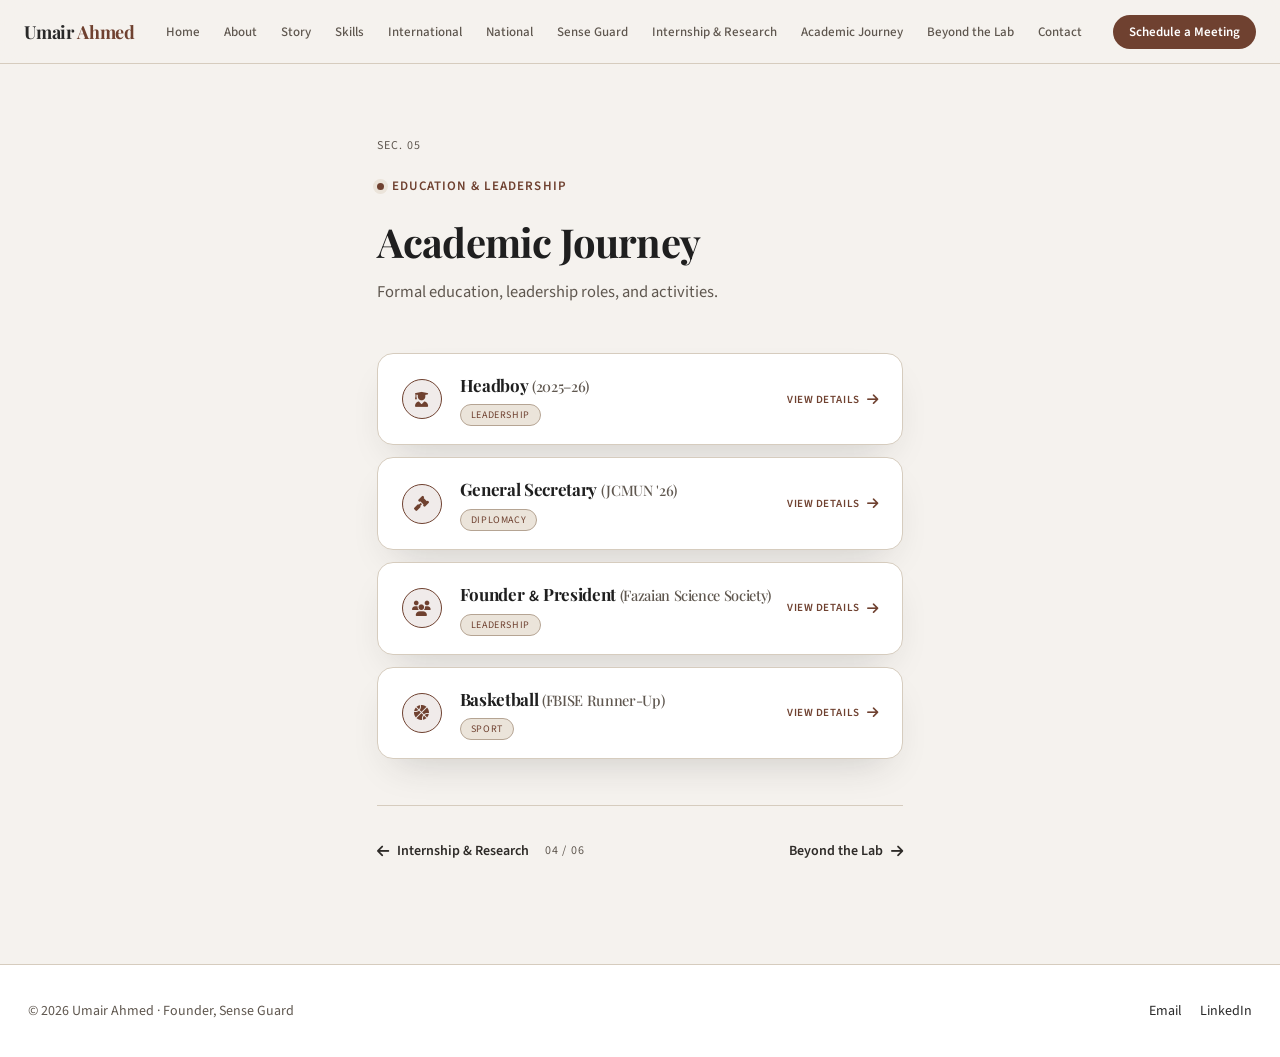
<file: academic.html>
<!DOCTYPE html>
<html lang="en">
<head>
    <meta charset="UTF-8">
    <meta name="viewport" content="width=device-width, initial-scale=1.0">
    <title>Academic Journey — Umair Ahmed</title>
    <link rel="preconnect" href="https://fonts.googleapis.com">
    <link rel="preconnect" href="https://fonts.gstatic.com" crossorigin>
    <link href="https://fonts.googleapis.com/css2?family=Playfair+Display:wght@500;600;700&family=Source+Sans+3:wght@400;500;600;700&display=swap" rel="stylesheet">
    <link rel="stylesheet" href="https://cdnjs.cloudflare.com/ajax/libs/font-awesome/6.5.0/css/all.min.css">
    <link rel="stylesheet" href="style.css">
    <link rel="stylesheet" href="premium.css">
</head>
<body>
    <main>
        <section class="screen">
            <div class="wrap">
                <div id="backBtnWrapper" style="display: none; margin-bottom: 20px;">
                    <button class="back-btn" onclick="showList()"><i class="fas fa-arrow-left"></i> Back to List</button>
                </div>

                <div id="sectionHeadWrapper">
                    <div class="section-id mono">SEC. 05</div>
                    <div class="section-head">
                        <div class="eyebrow">Education &amp; Leadership</div>
                        <h2>Academic Journey</h2>
                        <p>Formal education, leadership roles, and activities.</p>
                    </div>
                </div>

                <div id="recognitionList" class="recognition-list">
                    <div class="recognition-list-item" data-id="3">
                        <div class="recognition-item-icon"><i class="fas fa-user-graduate"></i></div>
                        <div class="recognition-item-text">
                            <h3>Headboy <span class="short-form">(2025–26)</span></h3>
                            <span class="status-tag">Leadership</span>
                        </div>
                        <span class="recognition-item-cta"><span class="cta-label">View Details</span> <i class="fas fa-arrow-right"></i></span>
                    </div>
                    <div class="recognition-list-item" data-id="5">
                        <div class="recognition-item-icon"><i class="fas fa-gavel"></i></div>
                        <div class="recognition-item-text">
                            <h3>General Secretary <span class="short-form">(JCMUN '26)</span></h3>
                            <span class="status-tag">Diplomacy</span>
                        </div>
                        <span class="recognition-item-cta"><span class="cta-label">View Details</span> <i class="fas fa-arrow-right"></i></span>
                    </div>
                    <div class="recognition-list-item" data-id="4">
                        <div class="recognition-item-icon"><i class="fas fa-users"></i></div>
                        <div class="recognition-item-text">
                            <h3>Founder <span class="amp">&amp;</span> President <span class="short-form">(Fazaian Science Society)</span></h3>
                            <span class="status-tag">Leadership</span>
                        </div>
                        <span class="recognition-item-cta"><span class="cta-label">View Details</span> <i class="fas fa-arrow-right"></i></span>
                    </div>
                    <div class="recognition-list-item" data-id="8">
                        <div class="recognition-item-icon"><i class="fas fa-basketball-ball"></i></div>
                        <div class="recognition-item-text">
                            <h3>Basketball <span class="short-form">(FBISE Runner-Up)</span></h3>
                            <span class="status-tag">Sport</span>
                        </div>
                        <span class="recognition-item-cta"><span class="cta-label">View Details</span> <i class="fas fa-arrow-right"></i></span>
                    </div>
                </div>

                <div id="recognitionDetail" class="recognition-detail" style="display: none;">
                    <div class="detail-columns">
                        <div class="detail-left">
                            <span class="status-tag" id="detailStatus"></span>
                            <h3 class="detail-title"><span id="detailTitleMain"></span> <span id="detailTitleAccent" class="accent-part"></span></h3>
                            <div class="detail-intro" style="display: flex; flex-direction: column; gap: 8px;">
                                <p class="detail-subtitle" id="detailDescription"></p>
                                <p class="detail-subtitle detail-extra" id="detailExtra"></p>
                            </div>
                            <div class="detail-meta-grid" id="detailMetaGrid"></div>
                            <div class="detail-info-grid">
                                <div class="detail-info-block">
                                    <div class="detail-info-head"><div class="detail-info-icon"><i class="fas fa-star"></i></div><span class="detail-info-label">Role</span></div>
                                    <p id="detailRole"></p>
                                </div>
                                <div class="detail-info-block">
                                    <div class="detail-info-head"><div class="detail-info-icon"><i class="fas fa-users"></i></div><span class="detail-info-label">Community Impact</span></div>
                                    <p id="detailContributor"></p>
                                </div>
                            </div>
                            <div class="detail-highlights-block">
                                <div class="detail-info-head"><div class="detail-info-icon"><i class="fas fa-bullseye"></i></div><span class="detail-info-label">Key Initiatives</span></div>
                                <ul id="detailHighlights" class="detail-highlights-list"></ul>
                            </div>
                        </div>
                        <div class="detail-right">
                            <div class="detail-media-stack">
                                <div class="stack-card stack-card-2"></div>
                                <div class="stack-card stack-card-1"></div>
                                <div class="detail-media" id="detailMedia"><div class="slideshow-container" id="slideshowContainer"></div></div>
                                <button type="button" class="media-arrow prev" id="mediaPrev"><i class="fas fa-chevron-left"></i></button>
                                <button type="button" class="media-arrow next" id="mediaNext"><i class="fas fa-chevron-right"></i></button>
                            </div>
                            <div class="slideshow-dots" id="slideshowDots"></div>
                            <div class="detail-thumbs" id="detailThumbs"></div>
                            <div class="detail-media-count" id="detailMediaCount"></div>
                        </div>
                    </div>
                </div>

                <div class="page-nav-bottom" id="pageNavBottom">
                    <a href="internship_research.html" class="page-nav-link prev"><i class="fas fa-arrow-left"></i> Internship &amp; Research</a>
                    <span class="page-nav-pos">04 / 06</span>
                    <a href="beyond-the-lab.html" class="page-nav-link next">Beyond the Lab <i class="fas fa-arrow-right"></i></a>
                </div>
                <div class="page-nav-bottom" id="achievementNavBottom" style="display: none;">
                    <a href="#" class="page-nav-link prev" onclick="showList(); return false;"><i class="fas fa-arrow-left"></i> Academic Journey</a>
                    <span class="page-nav-pos" id="achNavPos">01 / 04</span>
                    <a href="#" class="page-nav-link next" id="achNavNext">Next <i class="fas fa-arrow-right"></i></a>
                </div>
            </div>
        </section>
    </main>
    <script>
        const recognitionData = {
            "3": { icon: "fa-user-graduate", status: "Leadership", titleMain: "Headboy", titleAccent: "(2025–26)", description: "Leading the student body for the current academic session at Fazaia Inter College.", more: "As Headboy, I act as the link between students and school administration, helping set the tone for discipline, respect and school spirit across the campus.", meta: { date: "2025 – 26", location: "Fazaia", category: "Leadership", organization: "School" }, role: "Student Body Leader", contributor: "Mentored students and organized school events.", highlights: ["Represented the student body in school administration.", "Led student council meetings.", "Promoted discipline and student engagement."] },
            "5": { icon: "fa-gavel", status: "Diplomacy", titleMain: "General Secretary", titleAccent: "(JCMUN '26)", description: "Runs the secretariat for the Jinnah Camp Model United Nations.", more: "The secretariat shapes the conference from committee setup to the closing ceremony, keeping debate productive, fair and on schedule for every delegate.", meta: { date: "2026", location: "Jinnah Camp", category: "Diplomacy", organization: "JCMUN" }, role: "General Secretary", contributor: "Managed MUN sessions and delegate coordination.", highlights: ["Organized successful MUN conference.", "Managed delegate logistics.", "Won Best Delegate award in 2025."] },
            "4": { icon: "fa-users", status: "Leadership", titleMain: "Founder & President", titleAccent: "(Fazaian Science Society)", description: "Founded and currently leading the Fazaian Science & Entrepreneurship Society.", more: "The society gives students a hands-on space to turn curiosity into projects, from science exhibitions to early startup thinking.", meta: { date: "2024 – Present", location: "Fazaia", category: "Society", organization: "School" }, role: "Founder & President", contributor: "Promoted science and entrepreneurship among students.", highlights: ["Founded the society from scratch.", "Organized science exhibitions and competitions.", "Encouraged students to pursue STEM fields."] },
            "8": { icon: "fa-basketball-ball", status: "Sport", titleMain: "Basketball", titleAccent: "(FBISE Runner-Up)", description: "An active participant on the school sports team, with basketball as a favorite way to stay competitive and fit.", more: "Competing at board level taught me teamwork, quick decisions under pressure and how to keep improving after every match.", meta: { date: "Ongoing", location: "Pakistan", category: "Sport", organization: "School Team" }, role: "Team Player", contributor: "Active participant in school sports team.", highlights: ["Active member of the school basketball team.", "Runner-up at the FBISE basketball competition.", "Values teamwork and staying active."] }
        };
        const achievementOrder = ["3", "5", "4", "8"];
        const recognitionImages = {
            "3": ["assets/fazaian-investiture-ceremony.jpg"],
            "5": ["assets/jcmun-best-delegate-shield.jpg", "assets/jcmun-best-delegate-certificate.jpg", "assets/jcmun-appreciation-certificate.jpg"],
            "4": ["assets/fazaian-science-exhibition-project.jpg", "assets/fazaian-science-exhibition-certificate.jpg"],
            "8": ["assets/basketball-team.jpg", "assets/basketball-runner-up-certificate.jpg"]
        };
        const sectionHeadWrapper = document.getElementById('sectionHeadWrapper');
        const backBtnWrapper = document.getElementById('backBtnWrapper');
        document.querySelectorAll('.recognition-list-item').forEach(item => { item.addEventListener('click', function() { const id = this.getAttribute('data-id'); showDetail(id); }); });
        const metaFields = [
            { key: 'date', label: 'Date', icon: 'fa-calendar' },
            { key: 'location', label: 'Location', icon: 'fa-location-dot' },
            { key: 'category', label: 'Category', icon: 'fa-tag' },
            { key: 'organization', label: 'Organization', icon: 'fa-building-columns' }
        ];
        function renderMetaGrid(meta) {
            const grid = document.getElementById('detailMetaGrid');
            grid.innerHTML = metaFields.map(f => `<div class="detail-meta-item"><div class="detail-meta-item-head"><i class="fas ${f.icon}"></i><span>${f.label}</span></div><p>${meta[f.key]}</p></div>`).join('');
        }
        function renderHighlights(highlights) {
            const list = document.getElementById('detailHighlights');
            list.innerHTML = highlights.map(h => `<li><i class="fas fa-circle-check"></i><span>${h}</span></li>`).join('');
        }
        let currentSlide = 0; let slideTimer = null;
        function buildSlideshow(id) {
            const slideshowContainer = document.getElementById('slideshowContainer');
            const dotsContainer = document.getElementById('slideshowDots');
            const thumbsContainer = document.getElementById('detailThumbs');
            const countLabel = document.getElementById('detailMediaCount');
            slideshowContainer.innerHTML = ''; dotsContainer.innerHTML = ''; thumbsContainer.innerHTML = '';
            const images = recognitionImages[id] || [];
            if (images.length === 0) { slideshowContainer.innerHTML = '<div class="photo-placeholder"><i class="fas fa-image"></i>Photos coming soon</div>'; countLabel.textContent = ''; return; }
            images.forEach((imageSrc, index) => {
                const slideDiv = document.createElement('div'); slideDiv.className = 'slides'; slideDiv.innerHTML = `<img src="${imageSrc}" alt="Activity Image">`; slideshowContainer.appendChild(slideDiv);
                const dot = document.createElement('span'); dot.className = 'dot'; dot.onclick = () => { goToSlide(index); restartAutoplay(); }; dotsContainer.appendChild(dot);
                const thumb = document.createElement('div'); thumb.className = 'detail-thumb'; thumb.innerHTML = `<img src="${imageSrc}" alt="Thumbnail ${index + 1}">`; thumb.onclick = () => { goToSlide(index); restartAutoplay(); renderSlide(); }; thumbsContainer.appendChild(thumb);
            });
            countLabel.textContent = images.length === 1 ? '1 Photo' : `${images.length} Photos`;
        }
        function renderSlide() {
            const slides = document.getElementsByClassName("slides");
            const dots = document.getElementsByClassName("dot");
            const thumbs = document.getElementsByClassName("detail-thumb");
            if (slides.length === 0) return;
            for (let i = 0; i < slides.length; i++) { slides[i].classList.toggle('active-slide', i === currentSlide); if (dots[i]) dots[i].classList.toggle('active-dot', i === currentSlide); if (thumbs[i]) thumbs[i].classList.toggle('active-thumb', i === currentSlide); }
        }
        function nextSlide() { const slides = document.getElementsByClassName("slides"); if (slides.length === 0) return; currentSlide = (currentSlide + 1) % slides.length; renderSlide(); }
        function prevSlide() { const slides = document.getElementsByClassName("slides"); if (slides.length === 0) return; currentSlide = (currentSlide - 1 + slides.length) % slides.length; renderSlide(); }
        function goToSlide(i) { currentSlide = i; renderSlide(); }
        function restartAutoplay() { clearInterval(slideTimer); const slides = document.getElementsByClassName("slides"); if (slides.length > 1) { slideTimer = setInterval(nextSlide, 3500); } }
        function updateMediaControls(count) {
            const showControls = count > 1;
            document.getElementById('mediaPrev').style.display = showControls ? 'flex' : 'none';
            document.getElementById('mediaNext').style.display = showControls ? 'flex' : 'none';
            document.getElementById('slideshowDots').style.display = showControls ? 'flex' : 'none';
            document.getElementById('detailThumbs').style.display = count > 0 ? 'flex' : 'none';
        }
        document.getElementById('mediaPrev').addEventListener('click', () => { prevSlide(); restartAutoplay(); });
        document.getElementById('mediaNext').addEventListener('click', () => { nextSlide(); restartAutoplay(); });
        function updateAchievementNav(id) {
            const idx = achievementOrder.indexOf(id); const total = achievementOrder.length;
            document.getElementById('achNavPos').textContent = String(idx + 1).padStart(2, '0') + ' / ' + String(total).padStart(2, '0');
            const nextBtn = document.getElementById('achNavNext');
            if (idx < total - 1) { nextBtn.style.visibility = 'visible'; nextBtn.onclick = (e) => { e.preventDefault(); showDetail(achievementOrder[idx + 1]); }; }
            else { nextBtn.style.visibility = 'hidden'; }
        }
        function showDetail(id) {
            document.getElementById('recognitionList').style.display = 'none';
            sectionHeadWrapper.style.display = 'none'; backBtnWrapper.style.display = 'block';
            document.getElementById('recognitionDetail').style.display = 'block';
            document.getElementById('pageNavBottom').style.display = 'none';
            document.getElementById('achievementNavBottom').style.display = 'flex';
            const data = recognitionData[id];
            document.getElementById('detailTitleMain').textContent = data.titleMain;
            document.getElementById('detailTitleAccent').textContent = data.titleAccent;
            document.getElementById('detailDescription').textContent = data.description;
            const extra = document.getElementById('detailExtra');
            extra.textContent = data.more || '';
            extra.style.display = data.more ? 'block' : 'none';
            document.getElementById('detailStatus').innerHTML = `<i class="fas ${data.icon}"></i> ${data.status}`;
            document.getElementById('detailRole').textContent = data.role;
            document.getElementById('detailContributor').textContent = data.contributor;
            renderMetaGrid(data.meta); renderHighlights(data.highlights);
            buildSlideshow(id); currentSlide = 0; clearInterval(slideTimer);
            const images = recognitionImages[id] || []; updateMediaControls(images.length); if (images.length > 0) { renderSlide(); } restartAutoplay();
            updateAchievementNav(id);
        }
        function showList() {
            document.getElementById('recognitionDetail').style.display = 'none';
            backBtnWrapper.style.display = 'none'; sectionHeadWrapper.style.display = 'block';
            document.getElementById('recognitionList').style.display = 'flex';
            document.getElementById('pageNavBottom').style.display = 'flex';
            document.getElementById('achievementNavBottom').style.display = 'none';
            clearInterval(slideTimer);
        }
        (function () {
            var id = new URLSearchParams(location.search).get('id');
            if (!id) return;
            window.showList = function () { location.href = 'index.html#academic-journey'; };
            try { showDetail(id); } catch (e) {}
        })();
    </script>
    <script src="premium.js"></script>
</body>
</html>
</file>
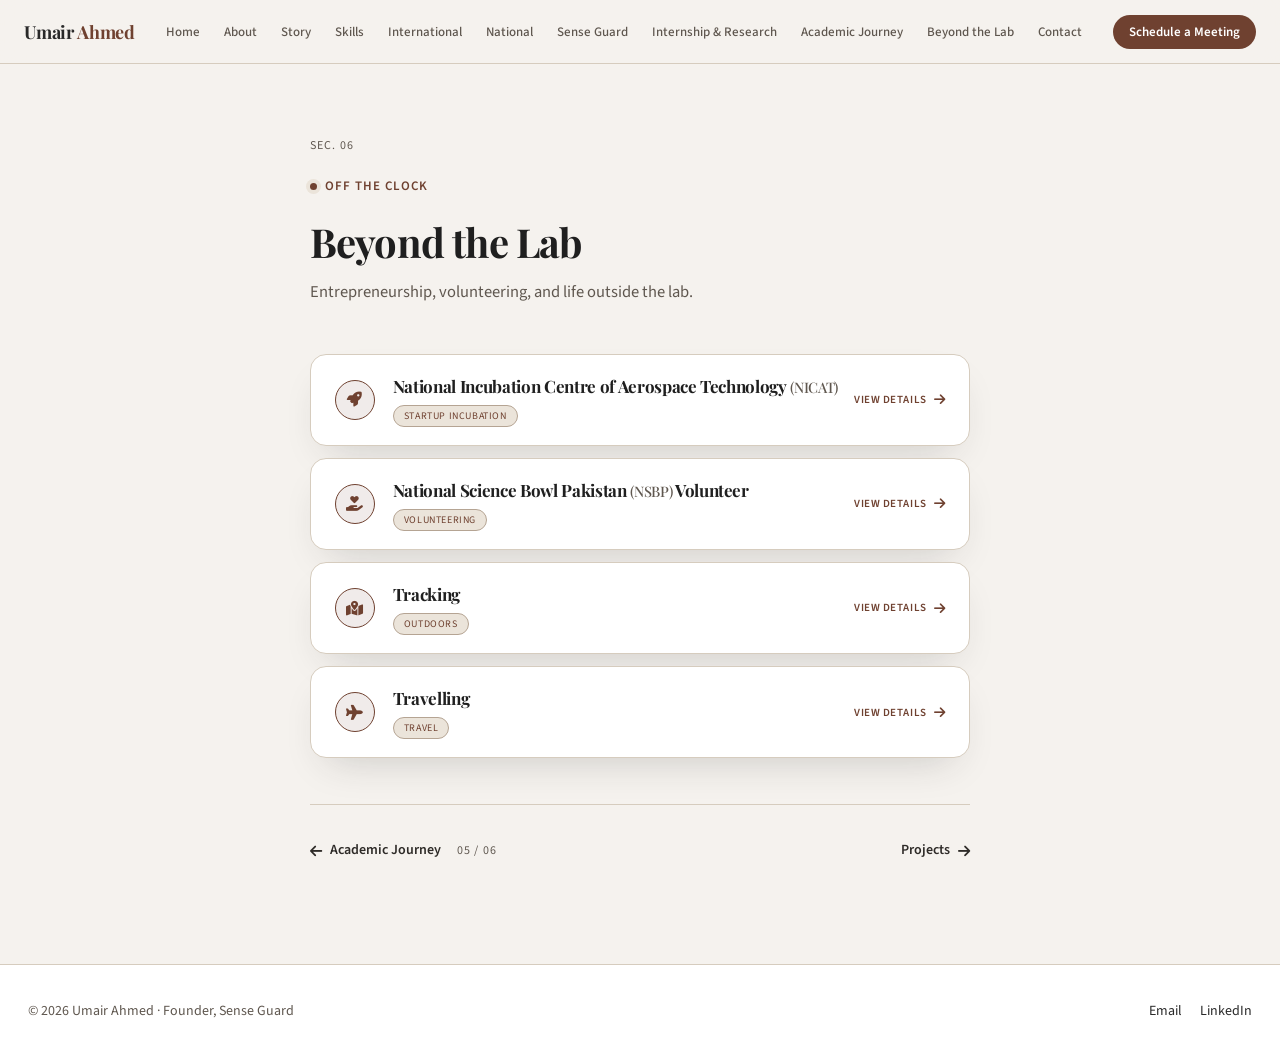
<file: beyond-the-lab.html>
<!DOCTYPE html>
<html lang="en">
<head>
    <meta charset="UTF-8">
    <meta name="viewport" content="width=device-width, initial-scale=1.0">
    <title>Beyond the Lab — Umair Ahmed</title>
    <link rel="preconnect" href="https://fonts.googleapis.com">
    <link rel="preconnect" href="https://fonts.gstatic.com" crossorigin>
    <link href="https://fonts.googleapis.com/css2?family=Playfair+Display:wght@500;600;700&family=Source+Sans+3:wght@400;500;600;700&display=swap" rel="stylesheet">
    <link rel="stylesheet" href="https://cdnjs.cloudflare.com/ajax/libs/font-awesome/6.5.0/css/all.min.css">
    <link rel="stylesheet" href="style.css">
    <link rel="stylesheet" href="premium.css">
</head>
<body>
    <main>
        <section class="screen">
            <div class="wrap">
                <div id="backBtnWrapper" style="display: none; margin-bottom: 20px;">
                    <button class="back-btn" onclick="showList()"><i class="fas fa-arrow-left"></i> Back to List</button>
                </div>

                <div id="sectionHeadWrapper">
                    <div class="section-id mono">SEC. 06</div>
                    <div class="section-head">
                        <div class="eyebrow">Off the Clock</div>
                        <h2>Beyond the Lab</h2>
                        <p>Entrepreneurship, volunteering, and life outside the lab.</p>
                    </div>
                </div>

                <div id="recognitionList" class="recognition-list">
                    <div class="recognition-list-item" data-id="1">
                        <div class="recognition-item-icon"><i class="fas fa-rocket"></i></div>
                        <div class="recognition-item-text">
                            <h3>National Incubation Centre of Aerospace Technology <span class="short-form">(NICAT)</span></h3>
                            <span class="status-tag">Startup Incubation</span>
                        </div>
                        <span class="recognition-item-cta"><span class="cta-label">View Details</span> <i class="fas fa-arrow-right"></i></span>
                    </div>
                    <div class="recognition-list-item" data-id="7">
                        <div class="recognition-item-icon"><i class="fas fa-hand-holding-heart"></i></div>
                        <div class="recognition-item-text">
                            <h3>National Science Bowl Pakistan <span class="short-form">(NSBP)</span> Volunteer</h3>
                            <span class="status-tag">Volunteering</span>
                        </div>
                        <span class="recognition-item-cta"><span class="cta-label">View Details</span> <i class="fas fa-arrow-right"></i></span>
                    </div>
                    <div class="recognition-list-item" data-id="9">
                        <div class="recognition-item-icon"><i class="fas fa-map-location-dot"></i></div>
                        <div class="recognition-item-text">
                            <h3>Tracking</h3>
                            <span class="status-tag">Outdoors</span>
                        </div>
                        <span class="recognition-item-cta"><span class="cta-label">View Details</span> <i class="fas fa-arrow-right"></i></span>
                    </div>
                    <div class="recognition-list-item" data-id="10">
                        <div class="recognition-item-icon"><i class="fas fa-plane"></i></div>
                        <div class="recognition-item-text">
                            <h3>Travelling</h3>
                            <span class="status-tag">Travel</span>
                        </div>
                        <span class="recognition-item-cta"><span class="cta-label">View Details</span> <i class="fas fa-arrow-right"></i></span>
                    </div>
                </div>

                <div id="recognitionDetail" class="recognition-detail" style="display: none;">
                    <div class="detail-columns">
                        <div class="detail-left">
                            <span class="status-tag" id="detailStatus"></span>
                            <h3 class="detail-title"><span id="detailTitleMain"></span> <span id="detailTitleAccent" class="accent-part"></span></h3>
                            <p class="detail-subtitle" id="detailDescription"></p>
                            <div class="detail-meta-grid" id="detailMetaGrid"></div>
                            <div class="detail-info-grid">
                                <div class="detail-info-block">
                                    <div class="detail-info-head"><div class="detail-info-icon"><i class="fas fa-star"></i></div><span class="detail-info-label">Role</span></div>
                                    <p id="detailRole"></p>
                                </div>
                                <div class="detail-info-block">
                                    <div class="detail-info-head"><div class="detail-info-icon"><i class="fas fa-users"></i></div><span class="detail-info-label">Community Impact</span></div>
                                    <p id="detailContributor"></p>
                                </div>
                            </div>
                            <div class="detail-highlights-block">
                                <div class="detail-info-head"><div class="detail-info-icon"><i class="fas fa-bullseye"></i></div><span class="detail-info-label">Key Initiatives</span></div>
                                <ul id="detailHighlights" class="detail-highlights-list"></ul>
                            </div>
                        </div>
                        <div class="detail-right">
                            <div class="detail-media-stack">
                                <div class="stack-card stack-card-2"></div>
                                <div class="stack-card stack-card-1"></div>
                                <div class="detail-media" id="detailMedia"><div class="slideshow-container" id="slideshowContainer"></div></div>
                                <button type="button" class="media-arrow prev" id="mediaPrev"><i class="fas fa-chevron-left"></i></button>
                                <button type="button" class="media-arrow next" id="mediaNext"><i class="fas fa-chevron-right"></i></button>
                            </div>
                            <div class="slideshow-dots" id="slideshowDots"></div>
                            <div class="detail-thumbs" id="detailThumbs"></div>
                            <div class="detail-media-count" id="detailMediaCount"></div>
                        </div>
                    </div>
                </div>

                <div class="page-nav-bottom" id="pageNavBottom">
                    <a href="academic.html" class="page-nav-link prev"><i class="fas fa-arrow-left"></i> Academic Journey</a>
                    <span class="page-nav-pos">05 / 06</span>
                    <a href="projects.html" class="page-nav-link next">Projects <i class="fas fa-arrow-right"></i></a>
                </div>
                <div class="page-nav-bottom" id="achievementNavBottom" style="display: none;">
                    <a href="#" class="page-nav-link prev" onclick="showList(); return false;"><i class="fas fa-arrow-left"></i> Beyond the Lab</a>
                    <span class="page-nav-pos" id="achNavPos">01 / 04</span>
                    <a href="#" class="page-nav-link next" id="achNavNext">Next <i class="fas fa-arrow-right"></i></a>
                </div>
            </div>
        </section>
    </main>
    <script>
        const recognitionData = {
            "1": { icon: "fa-rocket", status: "Startup Incubation", titleMain: "National Incubation Centre of Aerospace Technology", titleAccent: "(NICAT)", description: "Sense Guard selected into NICAT, one of Pakistan's premier startup incubators with selection rate <2%. Youngest entrepreneur at NICAT.", meta: { date: "Oct 2025", location: "Pakistan", category: "Startup Incubation", organization: "NICAT" }, role: "Founder & Youngest Entrepreneur", contributor: "Mentored by NICAT industry experts.", highlights: ["Selected with a rate of less than 2%.", "Youngest entrepreneur at NICAT.", "Access to aerospace technology resources."] },
            "7": { icon: "fa-hand-holding-heart", status: "Volunteering", titleMain: "National Science Bowl Pakistan", titleAccent: "(NSBP) Volunteer", description: "Volunteer for NSBP 2025–26, supporting Pakistan's flagship STEM competition and helping promote science education.", meta: { date: "2025 – 26", location: "Pakistan", category: "Volunteering", organization: "NSBP" }, role: "Volunteer & Ambassador", contributor: "Supported the organization of the national competition.", highlights: ["Helped organize the National Science Bowl.", "Assisted participants during the competition.", "Promoted STEM education at the national level."] },
            "9": { icon: "fa-map-location-dot", status: "Outdoors", titleMain: "Tracking", titleAccent: "", description: "Exploring nature and navigating outdoor terrains through tracking and hiking.", meta: { date: "Ongoing", location: "Various", category: "Outdoors", organization: "Personal" }, role: "Enthusiast", contributor: "Promotes outdoor activities.", highlights: ["Frequently explore nature trails.", "Believe in staying active.", "Promote eco-friendly tourism."] },
            "10": { icon: "fa-plane", status: "Travel", titleMain: "Travelling", titleAccent: "", description: "Exploring new places, cultures, and perspectives through travel.", meta: { date: "Ongoing", location: "Various", category: "Travel", organization: "Personal" }, role: "Traveler", contributor: "Shares travel experiences.", highlights: ["Enjoy exploring off-the-beaten-path destinations.", "Passionate about discovering new cultures.", "Value broadening perspectives through travel."] }
        };
        const achievementOrder = ["1", "7", "9", "10"];
        const recognitionImages = {
            "1": ["assets/apicta-senseguard-booth.jpg", "assets/pasha-2025-winner-stage.jpg", "assets/apicta-first-runner-up-stage.jpg"],
            "7": ["assets/nsbp-volunteer-training-certificate.jpg", "assets/nsbp-recognition-certificate.jpg"],
            "9": ["assets/hiking2.jpg","assets/hiking2.jpg","assets/hiking3.jpg"],
            "10": ["assets/travelling.jpg","assets/travelling4.jpg","assets/travelling1.jpg","assets/travelling5.jpg","assets/travelling2.jpg","assets/travelling3.jpg"]
        };
        const sectionHeadWrapper = document.getElementById('sectionHeadWrapper');
        const backBtnWrapper = document.getElementById('backBtnWrapper');
        document.querySelectorAll('.recognition-list-item').forEach(item => { item.addEventListener('click', function() { const id = this.getAttribute('data-id'); showDetail(id); }); });
        const metaFields = [
            { key: 'date', label: 'Date', icon: 'fa-calendar' },
            { key: 'location', label: 'Location', icon: 'fa-location-dot' },
            { key: 'category', label: 'Category', icon: 'fa-tag' },
            { key: 'organization', label: 'Organization', icon: 'fa-building-columns' }
        ];
        function renderMetaGrid(meta) {
            const grid = document.getElementById('detailMetaGrid');
            grid.innerHTML = metaFields.map(f => `<div class="detail-meta-item"><div class="detail-meta-item-head"><i class="fas ${f.icon}"></i><span>${f.label}</span></div><p>${meta[f.key]}</p></div>`).join('');
        }
        function renderHighlights(highlights) {
            const list = document.getElementById('detailHighlights');
            list.innerHTML = highlights.map(h => `<li><i class="fas fa-circle-check"></i><span>${h}</span></li>`).join('');
        }
        let currentSlide = 0; let slideTimer = null;
        function buildSlideshow(id) {
            const slideshowContainer = document.getElementById('slideshowContainer');
            const dotsContainer = document.getElementById('slideshowDots');
            const thumbsContainer = document.getElementById('detailThumbs');
            const countLabel = document.getElementById('detailMediaCount');
            slideshowContainer.innerHTML = ''; dotsContainer.innerHTML = ''; thumbsContainer.innerHTML = '';
            const images = recognitionImages[id] || [];
            if (images.length === 0) { slideshowContainer.innerHTML = '<div class="photo-placeholder"><i class="fas fa-image"></i>Photos coming soon</div>'; countLabel.textContent = ''; return; }
            images.forEach((imageSrc, index) => {
                const slideDiv = document.createElement('div'); slideDiv.className = 'slides'; slideDiv.innerHTML = `<img src="${imageSrc}" alt="Activity Image">`; slideshowContainer.appendChild(slideDiv);
                const dot = document.createElement('span'); dot.className = 'dot'; dot.onclick = () => { goToSlide(index); restartAutoplay(); }; dotsContainer.appendChild(dot);
                const thumb = document.createElement('div'); thumb.className = 'detail-thumb'; thumb.innerHTML = `<img src="${imageSrc}" alt="Thumbnail ${index + 1}">`; thumb.onclick = () => { goToSlide(index); restartAutoplay(); renderSlide(); }; thumbsContainer.appendChild(thumb);
            });
            countLabel.textContent = images.length === 1 ? '1 Photo' : `${images.length} Photos`;
        }
        function renderSlide() {
            const slides = document.getElementsByClassName("slides");
            const dots = document.getElementsByClassName("dot");
            const thumbs = document.getElementsByClassName("detail-thumb");
            if (slides.length === 0) return;
            for (let i = 0; i < slides.length; i++) { slides[i].classList.toggle('active-slide', i === currentSlide); if (dots[i]) dots[i].classList.toggle('active-dot', i === currentSlide); if (thumbs[i]) thumbs[i].classList.toggle('active-thumb', i === currentSlide); }
        }
        function nextSlide() { const slides = document.getElementsByClassName("slides"); if (slides.length === 0) return; currentSlide = (currentSlide + 1) % slides.length; renderSlide(); }
        function prevSlide() { const slides = document.getElementsByClassName("slides"); if (slides.length === 0) return; currentSlide = (currentSlide - 1 + slides.length) % slides.length; renderSlide(); }
        function goToSlide(i) { currentSlide = i; renderSlide(); }
        function restartAutoplay() { clearInterval(slideTimer); const slides = document.getElementsByClassName("slides"); if (slides.length > 1) { slideTimer = setInterval(nextSlide, 3500); } }
        function updateMediaControls(count) {
            const showControls = count > 1;
            document.getElementById('mediaPrev').style.display = showControls ? 'flex' : 'none';
            document.getElementById('mediaNext').style.display = showControls ? 'flex' : 'none';
            document.getElementById('slideshowDots').style.display = showControls ? 'flex' : 'none';
            document.getElementById('detailThumbs').style.display = count > 0 ? 'flex' : 'none';
        }
        document.getElementById('mediaPrev').addEventListener('click', () => { prevSlide(); restartAutoplay(); });
        document.getElementById('mediaNext').addEventListener('click', () => { nextSlide(); restartAutoplay(); });
        function updateAchievementNav(id) {
            const idx = achievementOrder.indexOf(id); const total = achievementOrder.length;
            document.getElementById('achNavPos').textContent = String(idx + 1).padStart(2, '0') + ' / ' + String(total).padStart(2, '0');
            const nextBtn = document.getElementById('achNavNext');
            if (idx < total - 1) { nextBtn.style.visibility = 'visible'; nextBtn.onclick = (e) => { e.preventDefault(); showDetail(achievementOrder[idx + 1]); }; }
            else { nextBtn.style.visibility = 'hidden'; }
        }
        function showDetail(id) {
            document.getElementById('recognitionList').style.display = 'none';
            sectionHeadWrapper.style.display = 'none'; backBtnWrapper.style.display = 'block';
            document.getElementById('recognitionDetail').style.display = 'block';
            document.getElementById('pageNavBottom').style.display = 'none';
            document.getElementById('achievementNavBottom').style.display = 'flex';
            const data = recognitionData[id];
            document.getElementById('detailTitleMain').textContent = data.titleMain;
            document.getElementById('detailTitleAccent').textContent = data.titleAccent;
            document.getElementById('detailDescription').textContent = data.description;
            document.getElementById('detailStatus').innerHTML = `<i class="fas ${data.icon}"></i> ${data.status}`;
            document.getElementById('detailRole').textContent = data.role;
            document.getElementById('detailContributor').textContent = data.contributor;
            renderMetaGrid(data.meta); renderHighlights(data.highlights);
            buildSlideshow(id); currentSlide = 0; clearInterval(slideTimer);
            const images = recognitionImages[id] || []; updateMediaControls(images.length); if (images.length > 0) { renderSlide(); } restartAutoplay();
            updateAchievementNav(id);
        }
        function showList() {
            document.getElementById('recognitionDetail').style.display = 'none';
            backBtnWrapper.style.display = 'none'; sectionHeadWrapper.style.display = 'block';
            document.getElementById('recognitionList').style.display = 'flex';
            document.getElementById('pageNavBottom').style.display = 'flex';
            document.getElementById('achievementNavBottom').style.display = 'none';
            clearInterval(slideTimer);
        }
        (function () {
            var id = new URLSearchParams(location.search).get('id');
            if (!id) return;
            if (['3', '4', '5', '8'].indexOf(id) > -1) { location.replace('academic.html?id=' + id); return; }
            window.showList = function () { location.href = 'index.html#beyond-the-lab'; };
            try { showDetail(id); } catch (e) {}
        })();
    </script>
    <script src="premium.js"></script>
</body>
</html>
</file>
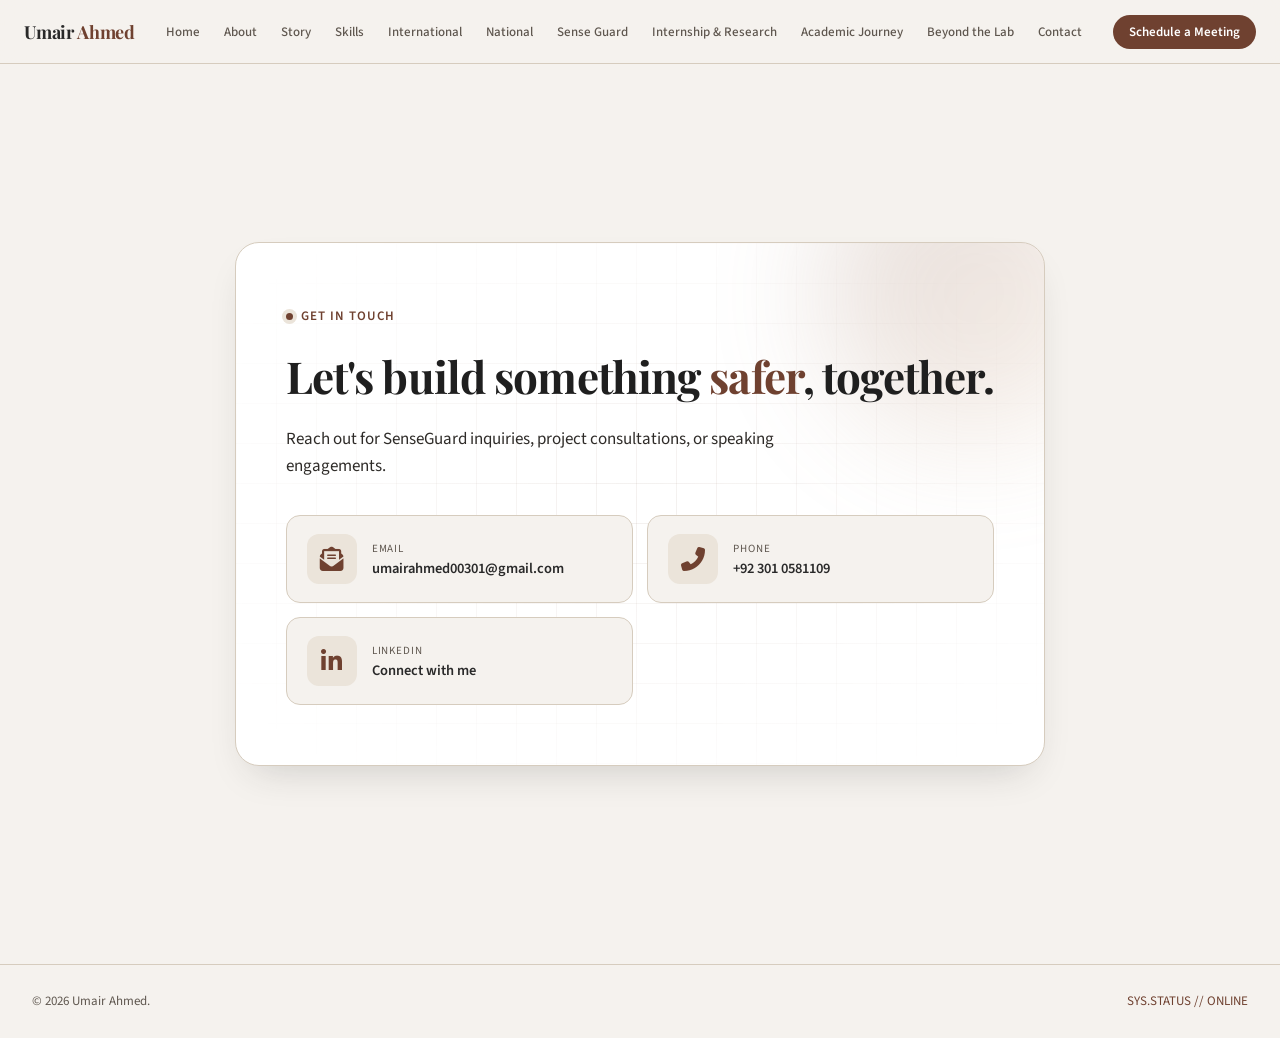
<file: contact.html>
<!DOCTYPE html>
<html lang="en">
<head>
    <meta charset="UTF-8">
    <meta name="viewport" content="width=device-width, initial-scale=1.0">
    <title>Contact — Umair Ahmed</title>
    <link rel="preconnect" href="https://fonts.googleapis.com">
    <link rel="preconnect" href="https://fonts.gstatic.com" crossorigin>
    <link href="https://fonts.googleapis.com/css2?family=Playfair+Display:wght@500;600;700&family=Source+Sans+3:wght@400;500;600;700&display=swap" rel="stylesheet">
    <link rel="stylesheet" href="https://cdnjs.cloudflare.com/ajax/libs/font-awesome/6.5.0/css/all.min.css">
    <link rel="stylesheet" href="style.css">
    <link rel="stylesheet" href="premium.css">
</head>
<body>

    <!-- RIGHT SIDE DOTS (Contact removed) -->
    <nav class="right-dots">
        <a href="index.html" class="right-dot" data-tooltip="Home"></a>
        <a href="international.html" class="right-dot" data-tooltip="International"></a>
        <a href="national.html" class="right-dot" data-tooltip="National"></a>
        <a href="internship_research.html" class="right-dot" data-tooltip="Internship &amp; Research"></a>
        <a href="academic.html" class="right-dot" data-tooltip="Academic Journey"></a>
        <a href="beyond-the-lab.html" class="right-dot" data-tooltip="Beyond the Lab"></a>
        <a href="projects.html" class="right-dot" data-tooltip="Projects"></a>
    </nav>

    <main>
        <section class="screen">
            <div class="wrap">
                <div class="contact-panel">
                    <div class="contact-panel-bg"></div>
                    <div class="contact-panel-ring"></div>
                    
                    <div class="contact-inner">
                        <div class="eyebrow">Get in Touch</div>
                        <h2>Let's build something <span>safer</span>, together.</h2>
                        <p class="contact-intro">Reach out for SenseGuard inquiries, project consultations, or speaking engagements.</p>
                        
                        <div class="contact-methods-grid">
                            <a href="mailto:umairahmed00301@gmail.com" class="method-card">
                                <div class="method-icon"><i class="fas fa-envelope-open-text"></i></div>
                                <div class="method-content">
                                    <span class="method-label">Email</span>
                                    <span class="method-value">umairahmed00301@gmail.com</span>
                                </div>
                            </a>
                            
                            <a href="tel:+923010581109" class="method-card">
                                <div class="method-icon"><i class="fas fa-phone-alt"></i></div>
                                <div class="method-content">
                                    <span class="method-label">Phone</span>
                                    <span class="method-value">+92 301 0581109</span>
                                </div>
                            </a>
                            
                            <a href="https://www.linkedin.com/in/umair-ahmed-2274a9356/" target="_blank" rel="noopener" class="method-card">
                                <div class="method-icon"><i class="fab fa-linkedin-in"></i></div>
                                <div class="method-content">
                                    <span class="method-label">LinkedIn</span>
                                    <span class="method-value">Connect with me</span>
                                </div>
                            </a>
                        </div>
                        
                        <!-- OPEN TO OPPORTUNITIES REMOVED -->
                    </div>
                </div>
            </div>
        </section>
    </main>

    <footer><span>© 2026 Umair Ahmed.</span><span class="mono">SYS.STATUS // ONLINE</span></footer>
    <script src="script.js"></script>
    <script src="premium.js"></script>
</body>
</html>
</file>
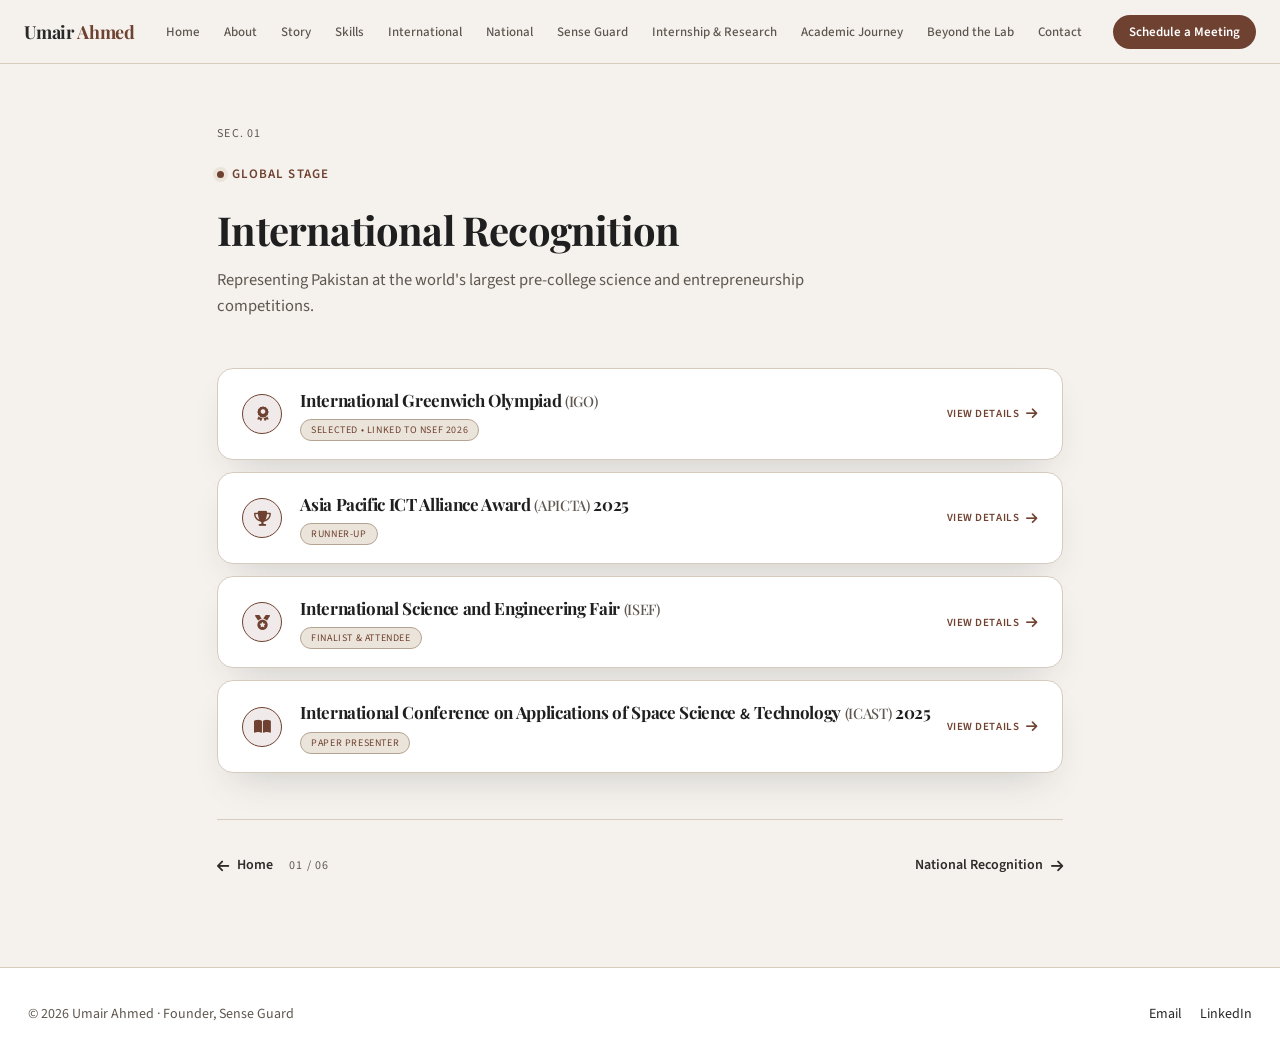
<file: international.html>
<!DOCTYPE html>
<html lang="en">
<head>
<meta charset="UTF-8">
<meta name="viewport" content="width=device-width, initial-scale=1.0">
<title>International Recognition — Umair Ahmed</title>
<link rel="preconnect" href="https://fonts.googleapis.com">
<link rel="preconnect" href="https://fonts.gstatic.com" crossorigin>
<link href="https://fonts.googleapis.com/css2?family=Playfair+Display:wght@500;600;700&family=Source+Sans+3:wght@400;500;600;700&display=swap" rel="stylesheet">
<link rel="stylesheet" href="https://cdnjs.cloudflare.com/ajax/libs/font-awesome/6.5.0/css/all.min.css">
<link rel="stylesheet" href="style.css">
<link rel="stylesheet" href="premium.css">
</head>
<body>

    <main>
        <section class="screen">
            <div class="wrap">

                <div id="backBtnWrapper" style="display: none; margin-bottom: 20px;">
                    <button class="back-btn" onclick="showList()"><i class="fas fa-arrow-left"></i> Back to List</button>
                </div>

                <div id="sectionHeadWrapper">
                    <div class="section-id mono">SEC. 01</div>
                    <div class="section-head">
                        <div class="eyebrow">Global Stage</div>
                        <h2>International Recognition</h2>
                        <p>Representing Pakistan at the world's largest pre-college science and entrepreneurship competitions.</p>
                    </div>
                </div>

                <div id="recognitionList" class="recognition-list">
                    <div class="recognition-list-item" data-id="1">
                        <div class="recognition-item-icon"><i class="fas fa-award"></i></div>
                        <div class="recognition-item-text">
                            <h3>International Greenwich Olympiad <span class="short-form">(IGO)</span></h3>
                            <span class="status-tag">Selected • Linked to NSEF 2026</span>
                        </div>
                        <span class="recognition-item-cta"><span class="cta-label">View Details</span> <i class="fas fa-arrow-right"></i></span>
                    </div>
                    <div class="recognition-list-item" data-id="2">
                        <div class="recognition-item-icon"><i class="fas fa-trophy"></i></div>
                        <div class="recognition-item-text">
                            <h3>Asia Pacific ICT Alliance Award <span class="short-form">(APICTA)</span> 2025</h3>
                            <span class="status-tag">Runner-Up</span>
                        </div>
                        <span class="recognition-item-cta"><span class="cta-label">View Details</span> <i class="fas fa-arrow-right"></i></span>
                    </div>
                    <div class="recognition-list-item" data-id="3">
                        <div class="recognition-item-icon"><i class="fas fa-medal"></i></div>
                        <div class="recognition-item-text">
                            <h3>International Science and Engineering Fair <span class="short-form">(ISEF)</span></h3>
                            <span class="status-tag">Finalist &amp; Attendee</span>
                        </div>
                        <span class="recognition-item-cta"><span class="cta-label">View Details</span> <i class="fas fa-arrow-right"></i></span>
                    </div>
                    <div class="recognition-list-item" data-id="4">
                        <div class="recognition-item-icon"><i class="fas fa-book-open"></i></div>
                        <div class="recognition-item-text">
                            <h3>International Conference on Applications of Space Science <span class="amp">&amp;</span> Technology <span class="short-form">(ICAST)</span> 2025</h3>
                            <span class="status-tag">Paper Presenter</span>
                        </div>
                        <span class="recognition-item-cta"><span class="cta-label">View Details</span> <i class="fas fa-arrow-right"></i></span>
                    </div>
                </div>

                <div id="recognitionDetail" class="recognition-detail" style="display: none;">
                    <div class="detail-columns">

                        <div class="detail-left">
                            <span class="status-tag" id="detailStatus"></span>

                            <h3 class="detail-title"><span id="detailTitleMain"></span> <span id="detailTitleAccent" class="accent-part"></span></h3>
                            <p class="detail-note" id="detailNote" style="display:none; margin-bottom: 12px; font-size: 14px; color: var(--accent); font-style: italic;"></p>
                            <p class="detail-subtitle" id="detailDescription"></p>

                            <div class="detail-meta-grid" id="detailMetaGrid"></div>

                            <div class="detail-info-grid" id="detailInfoGrid">
                                <div class="detail-info-block">
                                    <div class="detail-info-head">
                                        <div class="detail-info-icon"><i class="fas fa-star"></i></div>
                                        <span class="detail-info-label">Role &amp; Impact</span>
                                    </div>
                                    <p id="detailRole"></p>
                                </div>
                                <div class="detail-info-block" id="secondaryContributorBlock">
                                    <div class="detail-info-head">
                                        <div class="detail-info-icon"><i class="fas fa-people-group"></i></div>
                                        <span class="detail-info-label">Secondary Contributor</span>
                                    </div>
                                    <p id="detailContributor"></p>
                                </div>
                            </div>

                            <div class="detail-highlights-block">
                                <div class="detail-info-head">
                                    <div class="detail-info-icon"><i class="fas fa-bullseye"></i></div>
                                    <span class="detail-info-label">Project Highlights</span>
                                </div>
                                <ul id="detailHighlights" class="detail-highlights-list"></ul>
                            </div>
                        </div>

                        <div class="detail-right">
                            <div class="detail-media-stack">
                                <div class="stack-card stack-card-2"></div>
                                <div class="stack-card stack-card-1"></div>
                                <div class="detail-media" id="detailMedia">
                                    <div class="slideshow-container" id="slideshowContainer"></div>
                                </div>
                                <button type="button" class="media-arrow prev" id="mediaPrev" aria-label="Previous photo"><i class="fas fa-chevron-left"></i></button>
                                <button type="button" class="media-arrow next" id="mediaNext" aria-label="Next photo"><i class="fas fa-chevron-right"></i></button>
                            </div>
                            <div class="slideshow-dots" id="slideshowDots"></div>

                            <div class="detail-thumbs" id="detailThumbs"></div>
                            <div class="detail-media-count" id="detailMediaCount"></div>
                        </div>

                    </div>
                </div>

                <div class="page-nav-bottom" id="pageNavBottom">
                    <a href="index.html" class="page-nav-link prev"><i class="fas fa-arrow-left"></i> Home</a>
                    <span class="page-nav-pos">01 / 06</span>
                    <a href="national.html" class="page-nav-link next">National Recognition <i class="fas fa-arrow-right"></i></a>
                </div>

                <div class="page-nav-bottom" id="achievementNavBottom" style="display: none;">
                    <a href="#" class="page-nav-link prev" onclick="showList(); return false;"><i class="fas fa-arrow-left"></i> International Recognition</a>
                    <span class="page-nav-pos" id="achNavPos">01 / 04</span>
                    <a href="#" class="page-nav-link next" id="achNavNext">Next Achievement <i class="fas fa-arrow-right"></i></a>
                </div>

            </div>
        </section>
    </main>

    <script>
        const recognitionData = {
            "1": {
                icon: "fa-award", status: "Selected",
                titleMain: "International Greenwich Olympiad", titleAccent: "(IGO)",
                note: "Note: This same project/data is also associated with the National Science and Engineering Fair (NSEF) 2026.",
                description: "Selected to represent Pakistan at the International Greenwich Olympiad in London after winning Best of Category at NSEF 2026 for research on embedded systems addressing agricultural threats.",
                meta: { date: "Jan 2026", location: "London, UK", category: "Research Delegate", organization: "IGO" },
                role: "Lead Researcher & Innovator", contributor: "Mentored by Dr. Nauman Zaffar (LUMS).",
                highlights: ["Won Best of Category at NSEF 2026 ahead of selection.", "Embedded sensor system designed for real farm conditions.", "One of a small group of Pakistani delegates selected for London."]
            },
            "2": {
                icon: "fa-trophy", status: "Runner-Up",
                titleMain: "Asia Pacific ICT Alliance Award", titleAccent: "(APICTA) 2025",
                description: "Achieved 1st Runner-Up at the Asia Pacific ICT Alliance Awards (APICTA) 2025 — the region's largest ICT and entrepreneurship awards, recognizing innovative technology solutions with strong societal impact.",
                meta: { date: "8 Dec 2025", location: "Kaohsiung, Taiwan", category: "Senior Student (HC-SS)", organization: "APICTA" },
                role: "Youngest Delegate & Entrepreneur", contributor: "Supported by P@SHA (Pakistan Software Houses Association) and NICAT.",
                highlights: ["Only high school student in Pakistan's 55-member delegation.", "Competed against senior university and industry teams.", "Recognized for scalability, security, and real-world impact."]
            },
            "3": {
                icon: "fa-medal", status: "Finalist & Attendee",
                titleMain: "International Science and Engineering Fair", titleAccent: "(ISEF)",
                description: "Finalist and attendee at ISEF 2025, the world's largest pre-college science and engineering fair, selected for a novel embedded system addressing gas leakage and child safety at home.",
                meta: { date: "May 2025", location: "Columbus, Ohio, USA", category: "Embedded Systems", organization: "ISEF" },
                role: "Pakistan's Representative & Innovator", contributor: "Mentored by the school science club.",
                highlights: ["Presented alongside finalists from 60+ countries.", "Device developed for gas-leakage detection and child-burn safety.", "Selected through Pakistan's national science fair circuit."]
            },
            "4": {
                icon: "fa-book-open", status: "Paper Presenter",
                titleMain: "International Conference on Applications of Space Science & Technology", titleAccent: "(ICAST) 2025",
                description: "Presented an original research paper on an Edge ML-based CanSat at ICAST 2025, contributing to the intersection of embedded machine learning and space technology research.",
                meta: { date: "Nov 2025", location: "Pakistan", category: "Research Paper", organization: "ICAST" },
                role: "Author", contributor: "", 
                highlights: ["Accepted for Triple IEEE (In Progress)", "Applied edge ML techniques to CanSat telemetry.", "Author"]
            }
        };

        const achievementOrder = ["1", "2", "3", "4"];

        const recognitionImages = {
            "1": ["assets/igo-grand-winner-certificate.jpg", "assets/igo-best-of-category-certificate.jpg", "assets/igo-nsef-2026-portrait.jpg","assests/IGO.jpeg"],
            "2": ["assets/apicta_2025.jpg","assets/apicta_2.jpg","assets/apicta-award-photo.jpg", "assets/apicta-first-runner-up-stage.jpg", "assets/apicta-senseguard-booth.jpg", "assets/apicta-runner-up-certificate.jpg"],
            "3": ["assets/isef-finalist-certificate.jpg", "assets/isef-participation-certificate.jpg", "assets/isef-project-abstract.jpg"],
            "4": ["assets/icast-presentation.jpg", "assets/icast-certificate.jpg"]
        };

        const sectionHeadWrapper = document.getElementById('sectionHeadWrapper');
        const backBtnWrapper = document.getElementById('backBtnWrapper');

        document.querySelectorAll('.recognition-list-item').forEach(item => {
            item.addEventListener('click', function() { const id = this.getAttribute('data-id'); showDetail(id); });
        });

        const metaFields = [
            { key: 'date', label: 'Date', icon: 'fa-calendar' },
            { key: 'location', label: 'Location', icon: 'fa-location-dot' },
            { key: 'category', label: 'Category', icon: 'fa-user' },
            { key: 'organization', label: 'Organization', icon: 'fa-building-columns' }
        ];

        function renderMetaGrid(meta) {
            const grid = document.getElementById('detailMetaGrid');
            grid.innerHTML = metaFields.map(f => `
                <div class="detail-meta-item">
                    <div class="detail-meta-item-head"><i class="fas ${f.icon}"></i><span>${f.label}</span></div>
                    <p>${meta[f.key]}</p>
                </div>
            `).join('');
        }

        function renderHighlights(highlights) {
            const list = document.getElementById('detailHighlights');
            list.innerHTML = highlights.map(h => `<li><i class="fas fa-circle-check"></i><span>${h}</span></li>`).join('');
        }

        let currentSlide = 0;
        let slideTimer = null;

        function buildSlideshow(id) {
            const slideshowContainer = document.getElementById('slideshowContainer');
            const dotsContainer = document.getElementById('slideshowDots');
            const thumbsContainer = document.getElementById('detailThumbs');
            const countLabel = document.getElementById('detailMediaCount');
            slideshowContainer.innerHTML = '';
            dotsContainer.innerHTML = '';
            thumbsContainer.innerHTML = '';
            const images = recognitionImages[id] || [];

            if (images.length === 0) {
                slideshowContainer.innerHTML = '<div class="photo-placeholder"><i class="fas fa-image"></i>Photos coming soon</div>';
                countLabel.textContent = '';
                return;
            }

            images.forEach((imageSrc, index) => {
                const slideDiv = document.createElement('div');
                slideDiv.className = 'slides';
                slideDiv.innerHTML = `<img src="${imageSrc}" alt="Achievement Image">`;
                slideshowContainer.appendChild(slideDiv);

                const dot = document.createElement('span');
                dot.className = 'dot';
                dot.onclick = () => { goToSlide(index); restartAutoplay(); };
                dotsContainer.appendChild(dot);

                const thumb = document.createElement('div');
                thumb.className = 'detail-thumb';
                thumb.innerHTML = `<img src="${imageSrc}" alt="Thumbnail ${index + 1}">`;
                thumb.onclick = () => { goToSlide(index); restartAutoplay(); renderSlide(); };
                thumbsContainer.appendChild(thumb);
            });

            countLabel.textContent = images.length === 1 ? '1 Photo' : `${images.length} Photos`;
        }

        function renderSlide() {
            const slides = document.getElementsByClassName("slides");
            const dots = document.getElementsByClassName("dot");
            const thumbs = document.getElementsByClassName("detail-thumb");
            if (slides.length === 0) return;
            for (let i = 0; i < slides.length; i++) {
                slides[i].classList.toggle('active-slide', i === currentSlide);
                if (dots[i]) dots[i].classList.toggle('active-dot', i === currentSlide);
                if (thumbs[i]) thumbs[i].classList.toggle('active-thumb', i === currentSlide);
            }
        }

        function nextSlide() {
            const slides = document.getElementsByClassName("slides");
            if (slides.length === 0) return;
            currentSlide = (currentSlide + 1) % slides.length;
            renderSlide();
        }

        function prevSlide() {
            const slides = document.getElementsByClassName("slides");
            if (slides.length === 0) return;
            currentSlide = (currentSlide - 1 + slides.length) % slides.length;
            renderSlide();
        }

        function goToSlide(i) {
            currentSlide = i;
            renderSlide();
        }

        function restartAutoplay() {
            clearInterval(slideTimer);
            const slides = document.getElementsByClassName("slides");
            if (slides.length > 1) { slideTimer = setInterval(nextSlide, 3500); }
        }

        function updateMediaControls(count) {
            const showControls = count > 1;
            document.getElementById('mediaPrev').style.display = showControls ? 'flex' : 'none';
            document.getElementById('mediaNext').style.display = showControls ? 'flex' : 'none';
            document.getElementById('slideshowDots').style.display = showControls ? 'flex' : 'none';
            document.getElementById('detailThumbs').style.display = count > 0 ? 'flex' : 'none';
        }

        document.getElementById('mediaPrev').addEventListener('click', () => { prevSlide(); restartAutoplay(); });
        document.getElementById('mediaNext').addEventListener('click', () => { nextSlide(); restartAutoplay(); });

        function updateAchievementNav(id) {
            const idx = achievementOrder.indexOf(id);
            const total = achievementOrder.length;
            document.getElementById('achNavPos').textContent = String(idx + 1).padStart(2, '0') + ' / ' + String(total).padStart(2, '0');

            const nextBtn = document.getElementById('achNavNext');
            if (idx < total - 1) {
                nextBtn.style.visibility = 'visible';
                nextBtn.onclick = (e) => { e.preventDefault(); showDetail(achievementOrder[idx + 1]); };
            } else {
                nextBtn.style.visibility = 'hidden';
            }
        }

        function showDetail(id) {
            document.getElementById('recognitionList').style.display = 'none';
            sectionHeadWrapper.style.display = 'none';
            backBtnWrapper.style.display = 'block';
            document.getElementById('recognitionDetail').style.display = 'block';
            document.getElementById('pageNavBottom').style.display = 'none';
            document.getElementById('achievementNavBottom').style.display = 'flex';

            const data = recognitionData[id];

            document.getElementById('detailTitleMain').textContent = data.titleMain;
            document.getElementById('detailTitleAccent').textContent = data.titleAccent;
            document.getElementById('detailDescription').textContent = data.description;
            document.getElementById('detailStatus').innerHTML = `<i class="fas ${data.icon}"></i> ${data.status}`;
            document.getElementById('detailRole').innerHTML = data.role;

            // Handle dynamic note
            if (data.note) {
                document.getElementById('detailNote').textContent = data.note;
                document.getElementById('detailNote').style.display = 'block';
            } else {
                document.getElementById('detailNote').style.display = 'none';
            }

            // Handle Secondary Contributor visibility
            if (data.contributor && data.contributor.trim() !== "") {
                document.getElementById('secondaryContributorBlock').style.display = 'block';
                document.getElementById('detailContributor').textContent = data.contributor;
                document.getElementById('detailInfoGrid').style.gridTemplateColumns = '1fr 1fr';
            } else {
                document.getElementById('secondaryContributorBlock').style.display = 'none';
                document.getElementById('detailInfoGrid').style.gridTemplateColumns = '1fr';
            }

            renderMetaGrid(data.meta);
            renderHighlights(data.highlights);

            buildSlideshow(id);
            currentSlide = 0;
            clearInterval(slideTimer);

            const images = recognitionImages[id] || [];
            updateMediaControls(images.length);
            if (images.length > 0) { renderSlide(); }
            restartAutoplay();

            updateAchievementNav(id);
        }

        function showList() {
            document.getElementById('recognitionDetail').style.display = 'none';
            backBtnWrapper.style.display = 'none';
            sectionHeadWrapper.style.display = 'block';
            document.getElementById('recognitionList').style.display = 'flex';
            document.getElementById('pageNavBottom').style.display = 'flex';
            document.getElementById('achievementNavBottom').style.display = 'none';
            clearInterval(slideTimer);
        }

        (function () {
            var id = new URLSearchParams(location.search).get('id');
            if (!id) return;
            window.showList = function () { location.href = 'index.html#international'; };
            try { showDetail(id); } catch (e) {}
        })();
    </script>
    <script src="premium.js"></script>
</body>
</html>
</file>
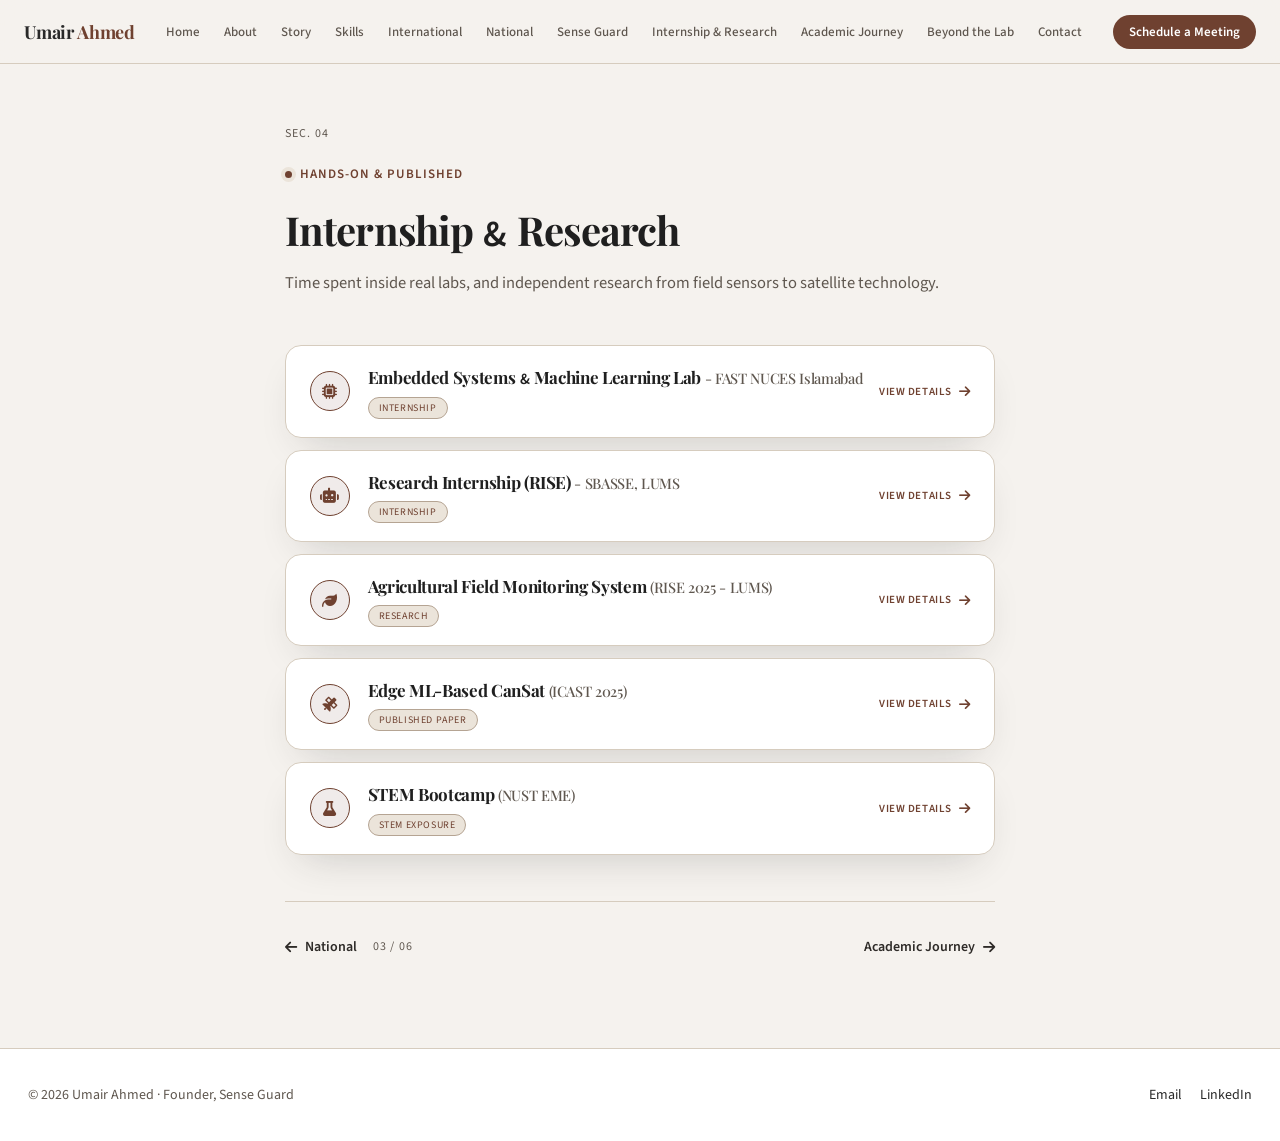
<file: internship_research.html>
<!DOCTYPE html>
<html lang="en">
<head>
    <meta charset="UTF-8">
    <meta name="viewport" content="width=device-width, initial-scale=1.0">
    <title>Internship &amp; Research — Umair Ahmed</title>
    <link rel="preconnect" href="https://fonts.googleapis.com">
    <link rel="preconnect" href="https://fonts.gstatic.com" crossorigin>
    <link href="https://fonts.googleapis.com/css2?family=Playfair+Display:wght@500;600;700&family=Source+Sans+3:wght@400;500;600;700&display=swap" rel="stylesheet">
    <link rel="stylesheet" href="https://cdnjs.cloudflare.com/ajax/libs/font-awesome/6.5.0/css/all.min.css">
    <link rel="stylesheet" href="style.css">
    <link rel="stylesheet" href="premium.css">
</head>
<body>
    <main>
        <section class="screen">
            <div class="wrap">
                <div id="backBtnWrapper" style="display: none; margin-bottom: 20px;">
                    <button class="back-btn" onclick="showList()"><i class="fas fa-arrow-left"></i> Back to List</button>
                </div>
                <div id="sectionHeadWrapper">
                    <div class="section-id mono">SEC. 04</div>
                    <div class="section-head">
                        <div class="eyebrow">Hands-On &amp; Published</div>
                        <h2>Internship <span class="amp">&amp;</span> Research</h2>
                        <p>Time spent inside real labs, and independent research from field sensors to satellite technology.</p>
                    </div>
                </div>
                <div id="recognitionList" class="recognition-list">
                    <div class="recognition-list-item" data-id="1">
                        <div class="recognition-item-icon"><i class="fas fa-microchip"></i></div>
                        <div class="recognition-item-text">
                            <h3>Embedded Systems <span class="amp">&amp;</span> Machine Learning Lab <span class="short-form">- FAST NUCES Islamabad</span></h3>
                            <span class="status-tag">Internship</span>
                        </div>
                        <span class="recognition-item-cta"><span class="cta-label">View Details</span> <i class="fas fa-arrow-right"></i></span>
                    </div>
                    <div class="recognition-list-item" data-id="2">
                        <div class="recognition-item-icon"><i class="fas fa-robot"></i></div>
                        <div class="recognition-item-text">
                            <h3>Research Internship (RISE) <span class="short-form">- SBASSE, LUMS</span></h3>
                            <span class="status-tag">Internship</span>
                        </div>
                        <span class="recognition-item-cta"><span class="cta-label">View Details</span> <i class="fas fa-arrow-right"></i></span>
                    </div>
                    <div class="recognition-list-item" data-id="3">
                        <div class="recognition-item-icon"><i class="fas fa-leaf"></i></div>
                        <div class="recognition-item-text">
                            <h3>Agricultural Field Monitoring System <span class="short-form">(RISE 2025 - LUMS)</span></h3>
                            <span class="status-tag">Research</span>
                        </div>
                        <span class="recognition-item-cta"><span class="cta-label">View Details</span> <i class="fas fa-arrow-right"></i></span>
                    </div>
                    <div class="recognition-list-item" data-id="4">
                        <div class="recognition-item-icon"><i class="fas fa-satellite"></i></div>
                        <div class="recognition-item-text">
                            <h3>Edge ML-Based CanSat <span class="short-form">(ICAST 2025)</span></h3>
                            <span class="status-tag">Published Paper</span>
                        </div>
                        <span class="recognition-item-cta"><span class="cta-label">View Details</span> <i class="fas fa-arrow-right"></i></span>
                    </div>
                    <div class="recognition-list-item" data-id="5">
                        <div class="recognition-item-icon"><i class="fas fa-flask"></i></div>
                        <div class="recognition-item-text">
                            <h3>STEM Bootcamp <span class="short-form">(NUST EME)</span></h3>
                            <span class="status-tag">STEM Exposure</span>
                        </div>
                        <span class="recognition-item-cta"><span class="cta-label">View Details</span> <i class="fas fa-arrow-right"></i></span>
                    </div>
                </div>
                <div id="recognitionDetail" class="recognition-detail" style="display: none;">
                    <div class="detail-columns">
                        <div class="detail-left">
                            <span class="status-tag" id="detailStatus"></span>
                            <h3 class="detail-title"><span id="detailTitleMain"></span> <span id="detailTitleAccent" class="accent-part"></span></h3>
                            <p class="detail-subtitle" id="detailDescription"></p>
                            <div class="detail-meta-grid" id="detailMetaGrid"></div>
                            <div class="detail-info-grid">
                                <div class="detail-info-block">
                                    <div class="detail-info-head"><div class="detail-info-icon"><i class="fas fa-user-gear"></i></div><span class="detail-info-label">Role</span></div>
                                    <p id="detailRole"></p>
                                </div>
                                <div class="detail-info-block">
                                    <div class="detail-info-head"><div class="detail-info-icon"><i class="fas fa-users"></i></div><span class="detail-info-label">Key Skills</span></div>
                                    <p id="detailContributor"></p>
                                </div>
                            </div>
                            <div class="detail-highlights-block">
                                <div class="detail-info-head"><div class="detail-info-icon"><i class="fas fa-list-check"></i></div><span class="detail-info-label">Key Tasks</span></div>
                                <ul id="detailHighlights" class="detail-highlights-list"></ul>
                            </div>
                        </div>
                        <div class="detail-right">
                            <div class="detail-media-stack">
                                <div class="stack-card stack-card-2"></div>
                                <div class="stack-card stack-card-1"></div>
                                <div class="detail-media" id="detailMedia">
                                    <div class="slideshow-container" id="slideshowContainer"></div>
                                </div>
                                <button type="button" class="media-arrow prev" id="mediaPrev" aria-label="Previous photo"><i class="fas fa-chevron-left"></i></button>
                                <button type="button" class="media-arrow next" id="mediaNext" aria-label="Next photo"><i class="fas fa-chevron-right"></i></button>
                            </div>
                            <div class="slideshow-dots" id="slideshowDots"></div>
                            <div class="detail-thumbs" id="detailThumbs"></div>
                            <div class="detail-media-count" id="detailMediaCount"></div>
                        </div>
                    </div>
                </div>
                <div class="page-nav-bottom" id="pageNavBottom">
                    <a href="national.html" class="page-nav-link prev"><i class="fas fa-arrow-left"></i> National</a>
                    <span class="page-nav-pos">03 / 06</span>
                    <a href="academic.html" class="page-nav-link next">Academic Journey <i class="fas fa-arrow-right"></i></a>
                </div>
                <div class="page-nav-bottom" id="achievementNavBottom" style="display: none;">
                    <a href="#" class="page-nav-link prev" onclick="showList(); return false;"><i class="fas fa-arrow-left"></i> Internship &amp; Research</a>
                    <span class="page-nav-pos" id="achNavPos">01 / 05</span>
                    <a href="#" class="page-nav-link next" id="achNavNext">Next <i class="fas fa-arrow-right"></i></a>
                </div>
            </div>
        </section>
    </main>
    <script>
        const recognitionData = {
            "1": { icon: "fa-microchip", status: "Internship Experience", titleMain: "Embedded Systems & Machine Learning Lab", titleAccent: "- FAST NUCES Islamabad", description: "Hands-on internship at FAST NUCES Islamabad gaining practical experience in 3D printing technologies, rapid prototyping, and deploying machine learning models on Raspberry Pi 5.", meta: { date: "20 Jan - 28 Feb, 2025", location: "Islamabad", category: "Internship", organization: "FAST NUCES" }, role: "Worked on rapid prototyping with 3D printing and deployed ML models on Raspberry Pi 5 hardware.", contributor: "3D Printing, Rapid Prototyping, Machine Learning, Raspberry Pi", highlights: ["Gained practical experience in 3D printing and rapid prototyping.", "Deployed machine learning models on Raspberry Pi 5.", "Integrated AI with hardware for real-world applications."] },
            "2": { icon: "fa-robot", status: "Internship Experience", titleMain: "Research Internship (RISE)", titleAccent: "- SBASSE, LUMS", description: "Developed an agricultural field monitoring system and a mobile ML training app under Dr. Nauman Zaffar.", meta: { date: "Jul 2025 - Aug 2025", location: "LUMS", category: "Internship", organization: "SBASSE" }, role: "Developed hardware-software integration for real-world agricultural threats.", contributor: "Embedded Systems, Machine Learning", highlights: ["Worked directly with Dr. Nauman Zaffar.", "Built a custom object detection mobile app.", "Enhanced agricultural monitoring efficiency."] },
            "3": { icon: "fa-leaf", status: "Research Work", titleMain: "Agricultural Field Monitoring System", titleAccent: "(RISE 2025 - LUMS)", description: "Developed an independent embedded system addressing agricultural field threats with machine learning and a mobile app for custom datasets.", meta: { date: "2025", location: "LUMS", category: "Research", organization: "SBASSE" }, role: "Lead Researcher", contributor: "Machine Learning, Embedded Systems", highlights: ["Worked under Dr. Nauman Zaffar at LUMS.", "Built a mobile app for training ML models.", "Won Best of Category at NSEF 2026."] },
            "4": { icon: "fa-satellite", status: "Published Paper", titleMain: "Edge ML-Based CanSat", titleAccent: "(ICAST 2025)", description: "First-authored research paper on a low-cost multipurpose remote sensing solution using Edge ML, published and presented at ICAST 2025.", meta: { date: "Nov 2025", location: "Pakistan", category: "Space Tech", organization: "ICAST" }, role: "First Author & Presenter", contributor: "Edge ML, Embedded Systems", highlights: ["Published internationally.", "Applied edge ML to satellite technology.", "One of the youngest researchers in this field."] },
            "5": { icon: "fa-flask", status: "STEM Exposure", titleMain: "STEM Bootcamp", titleAccent: "(NUST EME)", description: "Received a Merit Certificate at a highly selective STEM Bootcamp organized by Stemx and the Pakistan Innovation Foundation at NUST EME.", meta: { date: "Jul 2024", location: "NUST EME", category: "Education", organization: "Stemx" }, role: "Participant & Merit Holder", contributor: "Trained by renowned professors and entrepreneurs.", highlights: ["Selected from a highly competitive pool.", "First hands-on learning experience at a top university.", "Received a merit certificate for outstanding performance."] }
        };
        const achievementOrder = ["1", "2", "3", "4", "5"];
        const recognitionImages = {
            "1": ["assets/fast.jpg","assets/fast-genesys-internship-certificate.jpg"],
            "2": ["assets/lums-rise-certificate.jpg", "assets/lums-rise-mentor-2.jpg", "assets/lums-rise-mentor-1.jpg", "assets/lums-rise-poster.jpg"],
            "3": ["assets/lums-rise-poster.jpg", "assets/lums-rise-mentor-2.jpg", "assets/lums-rise-certificate.jpg"],
            "4": ["assets/icast-presentation.jpg", "assets/icast-certificate.jpg"],
            "5": ["assets/stemx-awardees-group.jpg", "assets/stemx-merit-certificate.jpg", "assets/stemx-completion-certificate.jpg"]
        };
        const sectionHeadWrapper = document.getElementById('sectionHeadWrapper');
        const backBtnWrapper = document.getElementById('backBtnWrapper');
        document.querySelectorAll('.recognition-list-item').forEach(item => {
            item.addEventListener('click', function() { const id = this.getAttribute('data-id'); showDetail(id); });
        });
        const metaFields = [
            { key: 'date', label: 'Date', icon: 'fa-calendar' },
            { key: 'location', label: 'Location', icon: 'fa-location-dot' },
            { key: 'category', label: 'Category', icon: 'fa-tag' },
            { key: 'organization', label: 'Organization', icon: 'fa-building-columns' }
        ];
        function renderMetaGrid(meta) {
            const grid = document.getElementById('detailMetaGrid');
            grid.innerHTML = metaFields.map(f => `<div class="detail-meta-item"><div class="detail-meta-item-head"><i class="fas ${f.icon}"></i><span>${f.label}</span></div><p>${meta[f.key]}</p></div>`).join('');
        }
        function renderHighlights(highlights) {
            const list = document.getElementById('detailHighlights');
            list.innerHTML = highlights.map(h => `<li><i class="fas fa-circle-check"></i><span>${h}</span></li>`).join('');
        }
        let currentSlide = 0; let slideTimer = null;
        function buildSlideshow(id) {
            const slideshowContainer = document.getElementById('slideshowContainer');
            const dotsContainer = document.getElementById('slideshowDots');
            const thumbsContainer = document.getElementById('detailThumbs');
            const countLabel = document.getElementById('detailMediaCount');
            slideshowContainer.innerHTML = ''; dotsContainer.innerHTML = ''; thumbsContainer.innerHTML = '';
            const images = recognitionImages[id] || [];
            if (images.length === 0) { slideshowContainer.innerHTML = '<div class="photo-placeholder"><i class="fas fa-image"></i>Photos coming soon</div>'; countLabel.textContent = ''; return; }
            images.forEach((imageSrc, index) => {
                const slideDiv = document.createElement('div'); slideDiv.className = 'slides'; slideDiv.innerHTML = `<img src="${imageSrc}" alt="Internship Image">`; slideshowContainer.appendChild(slideDiv);
                const dot = document.createElement('span'); dot.className = 'dot'; dot.onclick = () => { goToSlide(index); restartAutoplay(); }; dotsContainer.appendChild(dot);
                const thumb = document.createElement('div'); thumb.className = 'detail-thumb'; thumb.innerHTML = `<img src="${imageSrc}" alt="Thumbnail ${index + 1}">`; thumb.onclick = () => { goToSlide(index); restartAutoplay(); renderSlide(); }; thumbsContainer.appendChild(thumb);
            });
            countLabel.textContent = images.length === 1 ? '1 Photo' : `${images.length} Photos`;
        }
        function renderSlide() {
            const slides = document.getElementsByClassName("slides");
            const dots = document.getElementsByClassName("dot");
            const thumbs = document.getElementsByClassName("detail-thumb");
            if (slides.length === 0) return;
            for (let i = 0; i < slides.length; i++) { slides[i].classList.toggle('active-slide', i === currentSlide); if (dots[i]) dots[i].classList.toggle('active-dot', i === currentSlide); if (thumbs[i]) thumbs[i].classList.toggle('active-thumb', i === currentSlide); }
        }
        function nextSlide() { const slides = document.getElementsByClassName("slides"); if (slides.length === 0) return; currentSlide = (currentSlide + 1) % slides.length; renderSlide(); }
        function prevSlide() { const slides = document.getElementsByClassName("slides"); if (slides.length === 0) return; currentSlide = (currentSlide - 1 + slides.length) % slides.length; renderSlide(); }
        function goToSlide(i) { currentSlide = i; renderSlide(); }
        function restartAutoplay() { clearInterval(slideTimer); const slides = document.getElementsByClassName("slides"); if (slides.length > 1) { slideTimer = setInterval(nextSlide, 3500); } }
        function updateMediaControls(count) {
            const showControls = count > 1;
            document.getElementById('mediaPrev').style.display = showControls ? 'flex' : 'none';
            document.getElementById('mediaNext').style.display = showControls ? 'flex' : 'none';
            document.getElementById('slideshowDots').style.display = showControls ? 'flex' : 'none';
            document.getElementById('detailThumbs').style.display = count > 0 ? 'flex' : 'none';
        }
        document.getElementById('mediaPrev').addEventListener('click', () => { prevSlide(); restartAutoplay(); });
        document.getElementById('mediaNext').addEventListener('click', () => { nextSlide(); restartAutoplay(); });
        function updateAchievementNav(id) {
            const idx = achievementOrder.indexOf(id); const total = achievementOrder.length;
            document.getElementById('achNavPos').textContent = String(idx + 1).padStart(2, '0') + ' / ' + String(total).padStart(2, '0');
            const nextBtn = document.getElementById('achNavNext');
            if (idx < total - 1) { nextBtn.style.visibility = 'visible'; nextBtn.onclick = (e) => { e.preventDefault(); showDetail(achievementOrder[idx + 1]); }; }
            else { nextBtn.style.visibility = 'hidden'; }
        }
        function showDetail(id) {
            document.getElementById('recognitionList').style.display = 'none';
            sectionHeadWrapper.style.display = 'none'; backBtnWrapper.style.display = 'block';
            document.getElementById('recognitionDetail').style.display = 'block';
            document.getElementById('pageNavBottom').style.display = 'none';
            document.getElementById('achievementNavBottom').style.display = 'flex';
            const data = recognitionData[id];
            document.getElementById('detailTitleMain').textContent = data.titleMain;
            document.getElementById('detailTitleAccent').textContent = data.titleAccent;
            document.getElementById('detailDescription').textContent = data.description;
            document.getElementById('detailStatus').innerHTML = `<i class="fas ${data.icon}"></i> ${data.status}`;
            document.getElementById('detailRole').textContent = data.role;
            document.getElementById('detailContributor').textContent = data.contributor;
            renderMetaGrid(data.meta); renderHighlights(data.highlights);
            buildSlideshow(id); currentSlide = 0; clearInterval(slideTimer);
            const images = recognitionImages[id] || []; updateMediaControls(images.length); if (images.length > 0) { renderSlide(); } restartAutoplay();
            updateAchievementNav(id);
        }
        function showList() {
            document.getElementById('recognitionDetail').style.display = 'none';
            backBtnWrapper.style.display = 'none'; sectionHeadWrapper.style.display = 'block';
            document.getElementById('recognitionList').style.display = 'flex';
            document.getElementById('pageNavBottom').style.display = 'flex';
            document.getElementById('achievementNavBottom').style.display = 'none';
            clearInterval(slideTimer);
        }
        (function () {
            var id = new URLSearchParams(location.search).get('id');
            if (!id) return;
            window.showList = function () { location.href = 'index.html#internship-research'; };
            try { showDetail(id); } catch (e) {}
        })();
    </script>
    <script src="premium.js"></script>
</body>
</html>
</file>
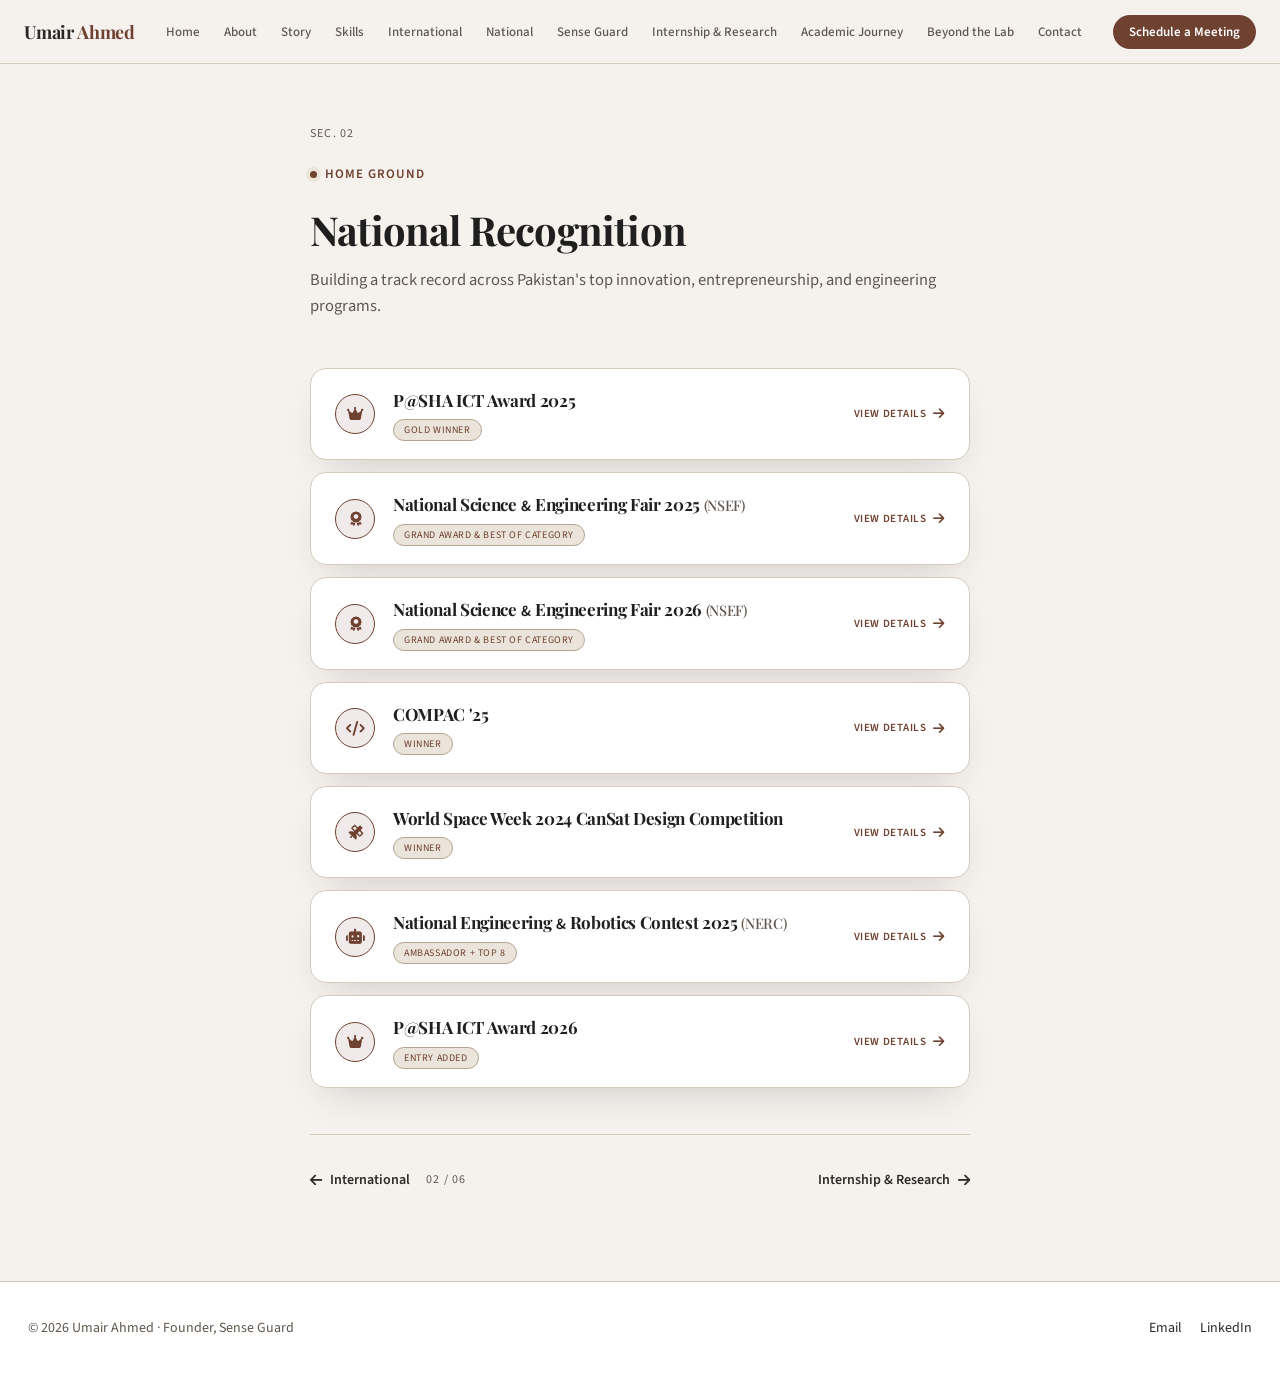
<file: national.html>
<!DOCTYPE html>
<html lang="en">
<head>
<meta charset="UTF-8">
<meta name="viewport" content="width=device-width, initial-scale=1.0">
<title>National Recognition — Umair Ahmed</title>
<link rel="preconnect" href="https://fonts.googleapis.com">
<link rel="preconnect" href="https://fonts.gstatic.com" crossorigin>
<link href="https://fonts.googleapis.com/css2?family=Playfair+Display:wght@500;600;700&family=Source+Sans+3:wght@400;500;600;700&display=swap" rel="stylesheet">
<link rel="stylesheet" href="https://cdnjs.cloudflare.com/ajax/libs/font-awesome/6.5.0/css/all.min.css">
<link rel="stylesheet" href="style.css">
<link rel="stylesheet" href="premium.css">
</head>
<body>
    <main>
        <section class="screen">
            <div class="wrap">
                <div id="backBtnWrapper" style="display: none; margin-bottom: 20px;">
                    <button class="back-btn" onclick="showList()"><i class="fas fa-arrow-left"></i> Back to List</button>
                </div>

                <div id="sectionHeadWrapper">
                    <div class="section-id mono">SEC. 02</div>
                    <div class="section-head">
                        <div class="eyebrow">Home Ground</div>
                        <h2>National Recognition</h2>
                        <p>Building a track record across Pakistan's top innovation, entrepreneurship, and engineering programs.</p>
                    </div>
                </div>

                <div id="recognitionList" class="recognition-list">
                    <!-- ID 1 -->
                    <div class="recognition-list-item" data-id="1">
                        <div class="recognition-item-icon"><i class="fas fa-crown"></i></div>
                        <div class="recognition-item-text">
                            <h3>P@SHA ICT Award 2025</h3>
                            <span class="status-tag">Gold Winner</span>
                        </div>
                        <span class="recognition-item-cta"><span class="cta-label">View Details</span> <i class="fas fa-arrow-right"></i></span>
                    </div>
                    <!-- ID 2 -->
                    <div class="recognition-list-item" data-id="2">
                        <div class="recognition-item-icon"><i class="fas fa-award"></i></div>
                        <div class="recognition-item-text">
                            <h3>National Science <span class="amp">&amp;</span> Engineering Fair 2025 <span class="short-form">(NSEF)</span></h3>
                            <span class="status-tag">Grand Award &amp; Best of Category</span>
                        </div>
                        <span class="recognition-item-cta"><span class="cta-label">View Details</span> <i class="fas fa-arrow-right"></i></span>
                    </div>
                    <!-- ID 3 -->
                    <div class="recognition-list-item" data-id="3">
                        <div class="recognition-item-icon"><i class="fas fa-award"></i></div>
                        <div class="recognition-item-text">
                            <h3>National Science <span class="amp">&amp;</span> Engineering Fair 2026 <span class="short-form">(NSEF)</span></h3>
                            <span class="status-tag">Grand Award &amp; Best of Category</span>
                        </div>
                        <span class="recognition-item-cta"><span class="cta-label">View Details</span> <i class="fas fa-arrow-right"></i></span>
                    </div>
                    <!-- ID 4 -->
                    <div class="recognition-list-item" data-id="4">
                        <div class="recognition-item-icon"><i class="fas fa-code"></i></div>
                        <div class="recognition-item-text">
                            <h3>COMPAC '25</h3>
                            <span class="status-tag">Winner</span>
                        </div>
                        <span class="recognition-item-cta"><span class="cta-label">View Details</span> <i class="fas fa-arrow-right"></i></span>
                    </div>
                    <!-- ID 5 -->
                    <div class="recognition-list-item" data-id="5">
                        <div class="recognition-item-icon"><i class="fas fa-satellite"></i></div>
                        <div class="recognition-item-text">
                            <h3>World Space Week 2024 CanSat Design Competition</h3>
                            <span class="status-tag">Winner</span>
                        </div>
                        <span class="recognition-item-cta"><span class="cta-label">View Details</span> <i class="fas fa-arrow-right"></i></span>
                    </div>
                    <!-- ID 6 -->
                    <div class="recognition-list-item" data-id="6">
                        <div class="recognition-item-icon"><i class="fas fa-robot"></i></div>
                        <div class="recognition-item-text">
                            <h3>National Engineering <span class="amp">&amp;</span> Robotics Contest 2025 <span class="short-form">(NERC)</span></h3>
                            <span class="status-tag">Ambassador + Top 8</span>
                        </div>
                        <span class="recognition-item-cta"><span class="cta-label">View Details</span> <i class="fas fa-arrow-right"></i></span>
                    </div>
                    <!-- ID 7 -->
                    <div class="recognition-list-item" data-id="7">
                        <div class="recognition-item-icon"><i class="fas fa-crown"></i></div>
                        <div class="recognition-item-text">
                            <h3>P@SHA ICT Award 2026</h3>
                            <span class="status-tag">Entry Added</span>
                        </div>
                        <span class="recognition-item-cta"><span class="cta-label">View Details</span> <i class="fas fa-arrow-right"></i></span>
                    </div>
                </div>

                <div id="recognitionDetail" class="recognition-detail" style="display: none;">
                    <div class="detail-columns">
                        <div class="detail-left">
                            <span class="status-tag" id="detailStatus"></span>
                            <h3 class="detail-title"><span id="detailTitleMain"></span> <span id="detailTitleAccent" class="accent-part"></span></h3>
                            <p class="detail-subtitle" id="detailDescription"></p>
                            <div class="detail-meta-grid" id="detailMetaGrid"></div>
                            <!-- Secondary Contributor removed, grid will be 1 column -->
                            <div class="detail-info-grid single-col">
                                <div class="detail-info-block">
                                    <div class="detail-info-head"><div class="detail-info-icon"><i class="fas fa-star"></i></div><span class="detail-info-label">Role &amp; Impact</span></div>
                                    <p id="detailRole"></p>
                                </div>
                            </div>
                            <div class="detail-highlights-block">
                                <div class="detail-info-head"><div class="detail-info-icon"><i class="fas fa-bullseye"></i></div><span class="detail-info-label">Project Highlights</span></div>
                                <ul id="detailHighlights" class="detail-highlights-list"></ul>
                            </div>
                        </div>
                        <div class="detail-right">
                            <div class="detail-media-stack">
                                <div class="stack-card stack-card-2"></div>
                                <div class="stack-card stack-card-1"></div>
                                <div class="detail-media" id="detailMedia"><div class="slideshow-container" id="slideshowContainer"></div></div>
                                <button type="button" class="media-arrow prev" id="mediaPrev"><i class="fas fa-chevron-left"></i></button>
                                <button type="button" class="media-arrow next" id="mediaNext"><i class="fas fa-chevron-right"></i></button>
                            </div>
                            <div class="slideshow-dots" id="slideshowDots"></div>
                            <div class="detail-thumbs" id="detailThumbs"></div>
                            <div class="detail-media-count" id="detailMediaCount"></div>
                        </div>
                    </div>
                </div>

                <div class="page-nav-bottom" id="pageNavBottom">
                    <a href="international.html" class="page-nav-link prev"><i class="fas fa-arrow-left"></i> International</a>
                    <span class="page-nav-pos">02 / 06</span>
                    <a href="internship_research.html" class="page-nav-link next">Internship &amp; Research <i class="fas fa-arrow-right"></i></a>
                </div>
                <div class="page-nav-bottom" id="achievementNavBottom" style="display: none;">
                    <a href="#" class="page-nav-link prev" onclick="showList(); return false;"><i class="fas fa-arrow-left"></i> National Recognition</a>
                    <span class="page-nav-pos" id="achNavPos">01 / 07</span>
                    <a href="#" class="page-nav-link next" id="achNavNext">Next <i class="fas fa-arrow-right"></i></a>
                </div>
            </div>
        </section>
    </main>
    <script>
        const recognitionData = {
            "1": { 
                icon: "fa-crown", status: "Gold Winner", titleMain: "P@SHA ICT Award 2025", titleAccent: "", 
                description: "Gold award winner at Pakistan's biggest entrepreneurship competition, P@SHA ICT Awards 2025. Selected as the only high school student to represent Pakistan at APICTA 2025.", 
                meta: { date: "Sep 2025", location: "Lahore, Pakistan", category: "Senior Student", organization: "P@SHA" }, 
                role: "Gold Award Winner", 
                highlights: ["Only high school student to represent Pakistan at APICTA.", "Won Gold in the biggest national ICT competition.", "Sense Guard recognized for technology instead of social impact."] 
            },
            "2": { 
                icon: "fa-award", status: "Grand Award & Best of Category", titleMain: "National Science & Engineering Fair 2025", titleAccent: "(NSEF)", 
                description: "Won Best of Category and Grand Award at NSEF 2025 for research on embedded systems addressing agricultural threats.", 
                meta: { date: "Jan 2025", location: "Lahore, Pakistan", category: "Embedded Systems", organization: "NSEF" }, 
                role: "Grand Award Winner & Best of Category Winner", 
                highlights: ["Won Best of Category in Embedded Systems.", "Also won the Grand Award at NSEF.", "Selected to represent Pakistan at the International Greenwich Olympiad."] 
            },
            "3": { 
                icon: "fa-award", status: "Grand Award & Best of Category", titleMain: "National Science & Engineering Fair 2026", titleAccent: "(NSEF)", 
                description: "Won Best of Category and Grand Award at NSEF 2026 for research on embedded systems addressing agricultural threats.", 
                meta: { date: "Jan 2026", location: "Karachi, Pakistan", category: "Environmental Engineering", organization: "NSEF" }, 
                role: "Grand Award Winner & Best of Category Winner", 
                highlights: ["Won Best of Category in Environmental Engineering.", "Also won the Grand Award at NSEF.", "Selected to represent Pakistan at the International Greenwich Olympiad."] 
            },
            "4": { 
                icon: "fa-code", status: "Winner", titleMain: "COMPAC '25", titleAccent: "", 
                description: "Won COMPAC '25. Presented a scalable tech-based startup solution addressing Children and House safety.", 
                meta: { date: "May 2025", location: "NUST, EME", category: "Ideathon", organization: "COMPAC" }, 
                role: "Winner", 
                highlights: ["Won first place at COMPAC in Pakistan, competing against top universities such as NUST.", "Presented a scalable safety solution."] 
            },
            "5": { 
                icon: "fa-satellite", status: "Winner", titleMain: "World Space Week 2024 CanSat Design Competition", titleAccent: "", 
                description: "Won the CanSat Design Competition during World Space Week by building a fully working satellite model the size of a can.", 
                meta: { date: "Oct 2024", location: "Pakistan", category: "CanSat Design", organization: "World Space Week" }, 
                role: "Winner", 
                highlights: ["Built a working satellite model the size of a can.", "Presented at the Institute of Space Technology.", "Won the World Space Week national competition."] 
            },
            "6": { 
                icon: "fa-robot", status: "Ambassador + Top 8", titleMain: "National Engineering & Robotics Contest 2025", titleAccent: "(NERC)", 
                description: "Served as an Ambassador for the National Engineering & Robotics Contest and placed in the Top 8 in the Line Following Robot category.", 
                meta: { date: "2025", location: "Pakistan", category: "Ambassador — Line Following Robot", organization: "NERC" }, 
                role: "Ambassador & Top 8 Finalist", 
                highlights: ["Represented the contest as an Ambassador.", "Placed in the Top 8 in the Line Following Robot category of the competition.", "Supported the growth of STEM education in Pakistan."] 
            },
            "7": { 
                icon: "fa-crown", status: "Entry Added", titleMain: "P@SHA ICT Award 2026", titleAccent: "", 
                description: "Entry added for the P@SHA ICT Award 2026. Results and further details to be published after the competition concludes.", 
                meta: { date: "2026", location: "Pakistan", category: "Entrepreneurship", organization: "P@SHA" }, 
                role: "Participant", 
                highlights: ["Entry submitted for P@SHA ICT Award 2026.", "Results pending — no unverified claims made.", "Details to be updated once confirmed."] 
            }
        };
        const achievementOrder = ["1", "2", "3", "4", "5", "6", "7"];
        const recognitionImages = {
            "1": ["assets/pasha-2025-winner-stage.jpg", "assets/pasha-2025-certificate.jpg", "assets/pasha-2025-trophy.jpg"],
            "2": ["assets/nsef-2025-grand-winner-shield.jpg", "assets/nsef-2025-grand-winner-certificate.jpg", "assets/nsef-2025-best-of-category-certificate.jpg","assets/NSEF_2025.jpeg", "assets/nsef-2025-participation-certificate.jpg"],
            "3": ["assets/igo-grand-winner-certificate.jpg", "assets/igo-best-of-category-certificate.jpg", "assets/igo-nsef-2026-portrait.jpg","assests/IGO.jpeg"], // NSEF 2026 images to be added later
            "4": ["assets/comppec-2025-winner-stage.jpg", "assets/comppec-2025-certificate.jpg", "assets/comppec-2025-trophy.jpg"],
            "5": ["assets/ist-cansat-winner-certificate.jpg", "assets/ist-cansat-winner-shield.jpg", "assets/ist-cansat-acknowledgement-certificate.jpg"],
            "6": ["assets/nerc-2025-participation-certificate.jpg", "assets/nerc-2025-ambassador-certificate.jpg"],
            "7": ["assets/pasha_2026(1)","assets/pasha_2026","assets/pasha_2026(2)","assets/pasha_2026(3)","assets/pasha_2026(4)"]
        };
        const sectionHeadWrapper = document.getElementById('sectionHeadWrapper');
        const backBtnWrapper = document.getElementById('backBtnWrapper');
        document.querySelectorAll('.recognition-list-item').forEach(item => { item.addEventListener('click', function() { const id = this.getAttribute('data-id'); showDetail(id); }); });
        const metaFields = [
            { key: 'date', label: 'Date', icon: 'fa-calendar' },
            { key: 'location', label: 'Location', icon: 'fa-location-dot' },
            { key: 'category', label: 'Category', icon: 'fa-tag' },
            { key: 'organization', label: 'Organization', icon: 'fa-building-columns' }
        ];
        function renderMetaGrid(meta) {
            const grid = document.getElementById('detailMetaGrid');
            grid.innerHTML = metaFields.map(f => `<div class="detail-meta-item"><div class="detail-meta-item-head"><i class="fas ${f.icon}"></i><span>${f.label}</span></div><p>${meta[f.key]}</p></div>`).join('');
        }
        function renderHighlights(highlights) {
            const list = document.getElementById('detailHighlights');
            list.innerHTML = highlights.map(h => `<li><i class="fas fa-circle-check"></i><span>${h}</span></li>`).join('');
        }
        let currentSlide = 0; let slideTimer = null;
        function buildSlideshow(id) {
            const slideshowContainer = document.getElementById('slideshowContainer');
            const dotsContainer = document.getElementById('slideshowDots');
            const thumbsContainer = document.getElementById('detailThumbs');
            const countLabel = document.getElementById('detailMediaCount');
            slideshowContainer.innerHTML = ''; dotsContainer.innerHTML = ''; thumbsContainer.innerHTML = '';
            const images = recognitionImages[id] || [];
            if (images.length === 0) { slideshowContainer.innerHTML = '<div class="photo-placeholder"><i class="fas fa-image"></i>Photos coming soon</div>'; countLabel.textContent = ''; return; }
            images.forEach((imageSrc, index) => {
                const slideDiv = document.createElement('div'); slideDiv.className = 'slides'; slideDiv.innerHTML = `<img src="${imageSrc}" alt="Achievement Image">`; slideshowContainer.appendChild(slideDiv);
                const dot = document.createElement('span'); dot.className = 'dot'; dot.onclick = () => { goToSlide(index); restartAutoplay(); }; dotsContainer.appendChild(dot);
                const thumb = document.createElement('div'); thumb.className = 'detail-thumb'; thumb.innerHTML = `<img src="${imageSrc}" alt="Thumbnail ${index + 1}">`; thumb.onclick = () => { goToSlide(index); restartAutoplay(); renderSlide(); }; thumbsContainer.appendChild(thumb);
            });
            countLabel.textContent = images.length === 1 ? '1 Photo' : `${images.length} Photos`;
        }
        function renderSlide() {
            const slides = document.getElementsByClassName("slides");
            const dots = document.getElementsByClassName("dot");
            const thumbs = document.getElementsByClassName("detail-thumb");
            if (slides.length === 0) return;
            for (let i = 0; i < slides.length; i++) { slides[i].classList.toggle('active-slide', i === currentSlide); if (dots[i]) dots[i].classList.toggle('active-dot', i === currentSlide); if (thumbs[i]) thumbs[i].classList.toggle('active-thumb', i === currentSlide); }
        }
        function nextSlide() { const slides = document.getElementsByClassName("slides"); if (slides.length === 0) return; currentSlide = (currentSlide + 1) % slides.length; renderSlide(); }
        function prevSlide() { const slides = document.getElementsByClassName("slides"); if (slides.length === 0) return; currentSlide = (currentSlide - 1 + slides.length) % slides.length; renderSlide(); }
        function goToSlide(i) { currentSlide = i; renderSlide(); }
        function restartAutoplay() { clearInterval(slideTimer); const slides = document.getElementsByClassName("slides"); if (slides.length > 1) { slideTimer = setInterval(nextSlide, 3500); } }
        function updateMediaControls(count) {
            const showControls = count > 1;
            document.getElementById('mediaPrev').style.display = showControls ? 'flex' : 'none';
            document.getElementById('mediaNext').style.display = showControls ? 'flex' : 'none';
            document.getElementById('slideshowDots').style.display = showControls ? 'flex' : 'none';
            document.getElementById('detailThumbs').style.display = count > 0 ? 'flex' : 'none';
        }
        document.getElementById('mediaPrev').addEventListener('click', () => { prevSlide(); restartAutoplay(); });
        document.getElementById('mediaNext').addEventListener('click', () => { nextSlide(); restartAutoplay(); });
        function updateAchievementNav(id) {
            const idx = achievementOrder.indexOf(id); const total = achievementOrder.length;
            document.getElementById('achNavPos').textContent = String(idx + 1).padStart(2, '0') + ' / ' + String(total).padStart(2, '0');
            const nextBtn = document.getElementById('achNavNext');
            if (idx < total - 1) { nextBtn.style.visibility = 'visible'; nextBtn.onclick = (e) => { e.preventDefault(); showDetail(achievementOrder[idx + 1]); }; }
            else { nextBtn.style.visibility = 'hidden'; }
        }
        function showDetail(id) {
            document.getElementById('recognitionList').style.display = 'none';
            sectionHeadWrapper.style.display = 'none'; backBtnWrapper.style.display = 'block';
            document.getElementById('recognitionDetail').style.display = 'block';
            document.getElementById('pageNavBottom').style.display = 'none';
            document.getElementById('achievementNavBottom').style.display = 'flex';
            const data = recognitionData[id];
            document.getElementById('detailTitleMain').textContent = data.titleMain;
            document.getElementById('detailTitleAccent').textContent = data.titleAccent;
            document.getElementById('detailDescription').textContent = data.description;
            document.getElementById('detailStatus').innerHTML = `<i class="fas ${data.icon}"></i> ${data.status}`;
            document.getElementById('detailRole').textContent = data.role;
            
            // Removed Secondary Contributor from HTML, so we don't need to set it here.
            
            renderMetaGrid(data.meta); renderHighlights(data.highlights);
            buildSlideshow(id); currentSlide = 0; clearInterval(slideTimer);
            const images = recognitionImages[id] || []; updateMediaControls(images.length); if (images.length > 0) { renderSlide(); } restartAutoplay();
            updateAchievementNav(id);
        }
        function showList() {
            document.getElementById('recognitionDetail').style.display = 'none';
            backBtnWrapper.style.display = 'none'; sectionHeadWrapper.style.display = 'block';
            document.getElementById('recognitionList').style.display = 'flex';
            document.getElementById('pageNavBottom').style.display = 'flex';
            document.getElementById('achievementNavBottom').style.display = 'none';
            clearInterval(slideTimer);
        }
        (function () {
            var id = new URLSearchParams(location.search).get('id');
            if (!id) return;
            window.showList = function () { location.href = 'index.html#national'; };
            try { showDetail(id); } catch (e) {}
        })();
    </script>
    <script src="premium.js"></script>
</body>
</html>
</file>
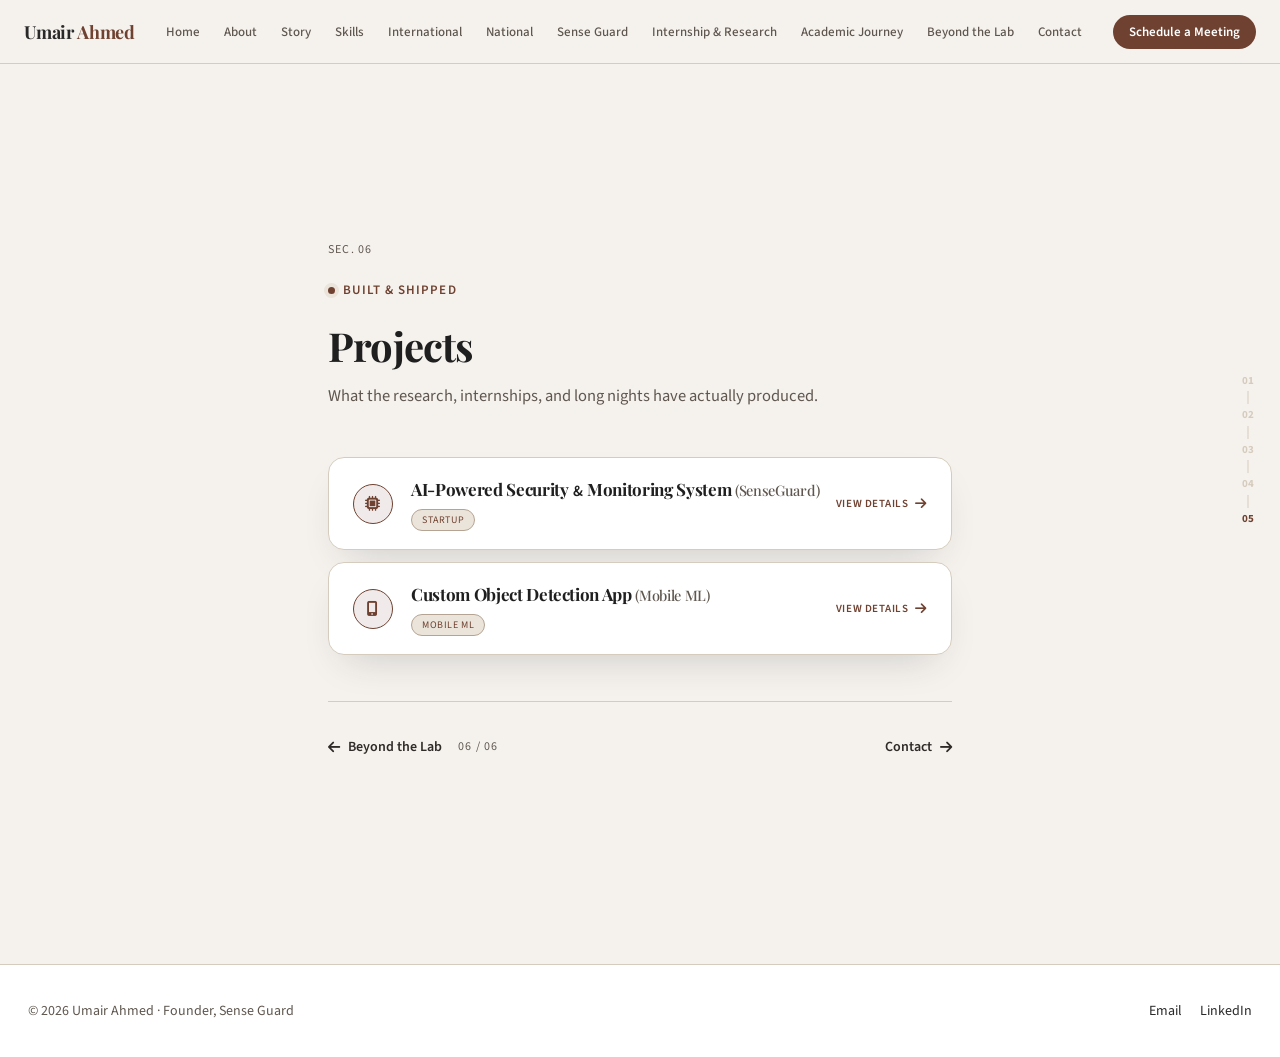
<file: projects.html>
<!DOCTYPE html>
<html lang="en">
<head>
    <meta charset="UTF-8">
    <meta name="viewport" content="width=device-width, initial-scale=1.0">
    <title>Projects — Umair Ahmed</title>
    <link rel="preconnect" href="https://fonts.googleapis.com">
    <link rel="preconnect" href="https://fonts.gstatic.com" crossorigin>
    <link href="https://fonts.googleapis.com/css2?family=Playfair+Display:wght@500;600;700&family=Source+Sans+3:wght@400;500;600;700&display=swap" rel="stylesheet">
    <link rel="stylesheet" href="https://cdnjs.cloudflare.com/ajax/libs/font-awesome/6.5.0/css/all.min.css">
    <link rel="stylesheet" href="style.css">
    <link rel="stylesheet" href="premium.css">
</head>
<body>

    <nav class="page-progress">
        <span class="page-progress-line"></span>
        <a href="international.html">01</a>
        <a href="national.html">02</a>
        <a href="internship_research.html">03</a>
        <a href="beyond-the-lab.html">04</a>
        <a href="projects.html" class="active">05</a>
    </nav>

    <main>
        <section class="screen">
            <div class="wrap">

                <div id="backBtnWrapper" style="display: none; margin-bottom: 20px;">
                    <button class="back-btn" onclick="showList()"><i class="fas fa-arrow-left"></i> Back to List</button>
                </div>

                <div id="sectionHeadWrapper">
                    <div class="section-id mono">SEC. 06</div>
                    <div class="section-head">
                        <div class="eyebrow">Built &amp; Shipped</div>
                        <h2>Projects</h2>
                        <p>What the research, internships, and long nights have actually produced.</p>
                    </div>
                </div>

                <div id="recognitionList" class="recognition-list">
                    <div class="recognition-list-item" data-id="1">
                        <div class="recognition-item-icon"><i class="fas fa-microchip"></i></div>
                        <div class="recognition-item-text">
                            <h3>AI-Powered Security <span class="amp">&amp;</span> Monitoring System <span class="short-form">(SenseGuard)</span></h3>
                            <span class="status-tag">Startup</span>
                        </div>
                        <span class="recognition-item-cta"><span class="cta-label">View Details</span> <i class="fas fa-arrow-right"></i></span>
                    </div>
                    <div class="recognition-list-item" data-id="2">
                        <div class="recognition-item-icon"><i class="fas fa-mobile-alt"></i></div>
                        <div class="recognition-item-text">
                            <h3>Custom Object Detection App <span class="short-form">(Mobile ML)</span></h3>
                            <span class="status-tag">Mobile ML</span>
                        </div>
                        <span class="recognition-item-cta"><span class="cta-label">View Details</span> <i class="fas fa-arrow-right"></i></span>
                    </div>
                </div>

                <div id="recognitionDetail" class="recognition-detail" style="display: none;">
                    <div class="detail-columns">
                        <div class="detail-left">
                            <span class="status-tag" id="detailStatus"></span>
                            <h3 class="detail-title"><span id="detailTitleMain"></span> <span id="detailTitleAccent" class="accent-part"></span></h3>
                            <p class="detail-subtitle" id="detailDescription"></p>
                            <div class="detail-meta-grid" id="detailMetaGrid"></div>
                            <div class="detail-info-grid">
                                <div class="detail-info-block">
                                    <div class="detail-info-head"><div class="detail-info-icon"><i class="fas fa-code"></i></div><span class="detail-info-label">Technologies Used</span></div>
                                    <p id="detailRole"></p>
                                </div>
                                <div class="detail-info-block">
                                    <div class="detail-info-head"><div class="detail-info-icon"><i class="fas fa-tag"></i></div><span class="detail-info-label">Application</span></div>
                                    <p id="detailContributor"></p>
                                </div>
                            </div>
                            <div class="detail-highlights-block">
                                <div class="detail-info-head"><div class="detail-info-icon"><i class="fas fa-bullseye"></i></div><span class="detail-info-label">Research Impact</span></div>
                                <ul id="detailHighlights" class="detail-highlights-list"></ul>
                            </div>
                        </div>
                        <div class="detail-right">
                            <div class="detail-media-stack">
                                <div class="stack-card stack-card-2"></div>
                                <div class="stack-card stack-card-1"></div>
                                <div class="detail-media" id="detailMedia">
                                    <div class="slideshow-container" id="slideshowContainer"></div>
                                </div>
                                <button type="button" class="media-arrow prev" id="mediaPrev" aria-label="Previous photo"><i class="fas fa-chevron-left"></i></button>
                                <button type="button" class="media-arrow next" id="mediaNext" aria-label="Next photo"><i class="fas fa-chevron-right"></i></button>
                            </div>
                            <div class="slideshow-dots" id="slideshowDots"></div>
                            <div class="detail-thumbs" id="detailThumbs"></div>
                            <div class="detail-media-count" id="detailMediaCount"></div>
                        </div>
                    </div>
                </div>

                <div class="page-nav-bottom" id="pageNavBottom">
                    <a href="beyond-the-lab.html" class="page-nav-link prev"><i class="fas fa-arrow-left"></i> Beyond the Lab</a>
                    <span class="page-nav-pos">06 / 06</span>
                    <a href="index.html#contact" class="page-nav-link next">Contact <i class="fas fa-arrow-right"></i></a>
                </div>

                <div class="page-nav-bottom" id="achievementNavBottom" style="display: none;">
                    <a href="#" class="page-nav-link prev" onclick="showList(); return false;"><i class="fas fa-arrow-left"></i> Projects</a>
                    <span class="page-nav-pos" id="achNavPos">01 / 02</span>
                    <a href="#" class="page-nav-link next" id="achNavNext">Next Project <i class="fas fa-arrow-right"></i></a>
                </div>

            </div>
        </section>
    </main>

    <script>
        const recognitionData = {
            "1": {
                icon: "fa-microchip", status: "Startup",
                titleMain: "AI-Powered Security & Monitoring System", titleAccent: "(SenseGuard)",
                description: "An AI and IoT based system for real-time threat detection and smart monitoring in homes and agricultural environments.",
                meta: { date: "2024 – Present", location: "Pakistan", category: "Startup / Hardware", organization: "SenseGuard" },
                role: "Python, TensorFlow, OpenCV, IoT", contributor: "Smart Surveillance, Agriculture",
                highlights: [
                    "Recognized with a Gold Award at P@SHA ICT 2025 and Runner-Up at APICTA 2025.",
                    "Selected into NICAT, Pakistan's premier aerospace startup incubator, at a <2% acceptance rate.",
                    "Addresses real-world child and home safety through smart monitoring."
                ]
            },
            "2": {
                icon: "fa-mobile-alt", status: "Mobile ML",
                titleMain: "Custom Object Detection App", titleAccent: "(Mobile ML)",
                description: "Mobile app for training custom object detection models directly on phones (LUMS RISE 2025).",
                meta: { date: "2025", location: "LUMS", category: "Mobile ML", organization: "SBASSE" },
                role: "TensorFlow Lite, Mobile Development", contributor: "AgriTech, Real-time Detection",
                highlights: [
                    "Trains models directly on mobile.",
                    "Reduces dependency on cloud computing.",
                    "Integrated with agricultural monitoring systems."
                ]
            }
        };

        const achievementOrder = ["1", "2"];

        const recognitionImages = {
            "1": ["assets/apicta-senseguard-booth.jpg", "assets/pasha-2025-winner-stage.jpg", "assets/comppec-2025-winner-stage.jpg", "assets/apicta-first-runner-up-stage.jpg"],
            "2": ["assets/lums-rise-poster.jpg"]
        };

        const sectionHeadWrapper = document.getElementById('sectionHeadWrapper');
        const backBtnWrapper = document.getElementById('backBtnWrapper');

        document.querySelectorAll('.recognition-list-item').forEach(item => {
            item.addEventListener('click', function() { const id = this.getAttribute('data-id'); showDetail(id); });
        });

        const metaFields = [
            { key: 'date', label: 'Date', icon: 'fa-calendar' },
            { key: 'location', label: 'Location', icon: 'fa-location-dot' },
            { key: 'category', label: 'Category', icon: 'fa-tag' },
            { key: 'organization', label: 'Organization', icon: 'fa-building-columns' }
        ];

        function renderMetaGrid(meta) {
            const grid = document.getElementById('detailMetaGrid');
            grid.innerHTML = metaFields.map(f => `<div class="detail-meta-item"><div class="detail-meta-item-head"><i class="fas ${f.icon}"></i><span>${f.label}</span></div><p>${meta[f.key]}</p></div>`).join('');
        }

        function renderHighlights(highlights) {
            const list = document.getElementById('detailHighlights');
            list.innerHTML = highlights.map(h => `<li><i class="fas fa-circle-check"></i><span>${h}</span></li>`).join('');
        }

        let currentSlide = 0;
        let slideTimer = null;

        function buildSlideshow(id) {
            const slideshowContainer = document.getElementById('slideshowContainer');
            const dotsContainer = document.getElementById('slideshowDots');
            const thumbsContainer = document.getElementById('detailThumbs');
            const countLabel = document.getElementById('detailMediaCount');
            slideshowContainer.innerHTML = '';
            dotsContainer.innerHTML = '';
            thumbsContainer.innerHTML = '';

            const images = recognitionImages[id] || [];

            if (images.length === 0) {
                slideshowContainer.innerHTML = '<div class="photo-placeholder"><i class="fas fa-image"></i>Photos coming soon</div>';
                countLabel.textContent = '';
                return;
            }

            images.forEach((imageSrc, index) => {
                const slideDiv = document.createElement('div');
                slideDiv.className = 'slides';
                slideDiv.innerHTML = `<img src="${imageSrc}" alt="Project Image">`;
                slideshowContainer.appendChild(slideDiv);

                const dot = document.createElement('span');
                dot.className = 'dot';
                dot.onclick = () => { goToSlide(index); restartAutoplay(); };
                dotsContainer.appendChild(dot);

                const thumb = document.createElement('div');
                thumb.className = 'detail-thumb';
                thumb.innerHTML = `<img src="${imageSrc}" alt="Thumbnail ${index + 1}">`;
                thumb.onclick = () => { goToSlide(index); restartAutoplay(); renderSlide(); };
                thumbsContainer.appendChild(thumb);
            });

            countLabel.textContent = images.length === 1 ? '1 Photo' : `${images.length} Photos`;
        }

        function renderSlide() {
            const slides = document.getElementsByClassName("slides");
            const dots = document.getElementsByClassName("dot");
            const thumbs = document.getElementsByClassName("detail-thumb");
            if (slides.length === 0) return;
            for (let i = 0; i < slides.length; i++) {
                slides[i].classList.toggle('active-slide', i === currentSlide);
                if (dots[i]) dots[i].classList.toggle('active-dot', i === currentSlide);
                if (thumbs[i]) thumbs[i].classList.toggle('active-thumb', i === currentSlide);
            }
        }

        function nextSlide() {
            const slides = document.getElementsByClassName("slides");
            if (slides.length === 0) return;
            currentSlide = (currentSlide + 1) % slides.length;
            renderSlide();
        }

        function prevSlide() {
            const slides = document.getElementsByClassName("slides");
            if (slides.length === 0) return;
            currentSlide = (currentSlide - 1 + slides.length) % slides.length;
            renderSlide();
        }

        function goToSlide(i) {
            currentSlide = i;
            renderSlide();
        }

        function restartAutoplay() {
            clearInterval(slideTimer);
            const slides = document.getElementsByClassName("slides");
            if (slides.length > 1) { slideTimer = setInterval(nextSlide, 3500); }
        }

        function updateMediaControls(count) {
            const showControls = count > 1;
            document.getElementById('mediaPrev').style.display = showControls ? 'flex' : 'none';
            document.getElementById('mediaNext').style.display = showControls ? 'flex' : 'none';
            document.getElementById('slideshowDots').style.display = showControls ? 'flex' : 'none';
            document.getElementById('detailThumbs').style.display = count > 0 ? 'flex' : 'none';
        }

        document.getElementById('mediaPrev').addEventListener('click', () => { prevSlide(); restartAutoplay(); });
        document.getElementById('mediaNext').addEventListener('click', () => { nextSlide(); restartAutoplay(); });

        function updateAchievementNav(id) {
            const idx = achievementOrder.indexOf(id);
            const total = achievementOrder.length;
            document.getElementById('achNavPos').textContent = String(idx + 1).padStart(2, '0') + ' / ' + String(total).padStart(2, '0');

            const nextBtn = document.getElementById('achNavNext');
            if (idx < total - 1) {
                nextBtn.style.visibility = 'visible';
                nextBtn.onclick = (e) => { e.preventDefault(); showDetail(achievementOrder[idx + 1]); };
            } else {
                nextBtn.style.visibility = 'hidden';
            }
        }

        function showDetail(id) {
            document.getElementById('recognitionList').style.display = 'none';
            sectionHeadWrapper.style.display = 'none';
            backBtnWrapper.style.display = 'block';
            document.getElementById('recognitionDetail').style.display = 'block';
            document.getElementById('pageNavBottom').style.display = 'none';
            document.getElementById('achievementNavBottom').style.display = 'flex';

            const data = recognitionData[id];

            document.getElementById('detailTitleMain').textContent = data.titleMain;
            document.getElementById('detailTitleAccent').textContent = data.titleAccent;
            document.getElementById('detailDescription').textContent = data.description;
            document.getElementById('detailStatus').innerHTML = `<i class="fas ${data.icon}"></i> ${data.status}`;
            document.getElementById('detailRole').textContent = data.role;
            document.getElementById('detailContributor').textContent = data.contributor;

            renderMetaGrid(data.meta);
            renderHighlights(data.highlights);

            buildSlideshow(id);
            currentSlide = 0;
            clearInterval(slideTimer);

            const images = recognitionImages[id] || [];
            updateMediaControls(images.length);
            if (images.length > 0) { renderSlide(); }
            restartAutoplay();

            updateAchievementNav(id);
        }

        function showList() {
            document.getElementById('recognitionDetail').style.display = 'none';
            backBtnWrapper.style.display = 'none';
            sectionHeadWrapper.style.display = 'block';
            document.getElementById('recognitionList').style.display = 'flex';
            document.getElementById('pageNavBottom').style.display = 'flex';
            document.getElementById('achievementNavBottom').style.display = 'none';
            clearInterval(slideTimer);
        }

        (function () {
            var id = new URLSearchParams(location.search).get('id');
            if (!id) return;
            window.showList = function () { location.href = 'index.html#projects'; };
            try { showDetail(id); } catch (e) {}
        })();
    </script>
    <script src="premium.js"></script>
</body>
</html>
</file>
<file: style.css>
:root {
  --bg: #121212;
  --primary: #ffffff;
  --accent: #6f4130;
  --accent-hover: #59331f;
  --accent-soft: #2a2523;
  --secondary: #1e1e1e;
  --text: #f5efe6;
  --muted: #a8a29e;
  --line: #3d3a36;
  --radius: 14px;
  --ease: cubic-bezier(.4, 0, .2, 1);
}

/* =========================================================
   RESET
   ========================================================= */
* { margin: 0; padding: 0; box-sizing: border-box; }
html { scroll-behavior: smooth; }

/* =========================================================
   BODY
   ========================================================= */
body {
  background:
    radial-gradient(circle at 10% 20%, rgba(111, 65, 48, 0.12) 0%, transparent 50%),
    radial-gradient(circle at 90% 10%, rgba(232, 196, 160, 0.08) 0%, transparent 40%),
    radial-gradient(circle at 50% 100%, rgba(111, 65, 48, 0.15) 0%, transparent 60%),
    linear-gradient(180deg, #0a0a0a 0%, #121212 50%, #1a1a1a 100%);
  background-attachment: fixed;
  color: var(--text);
  font-family: "Source Sans 3", sans-serif;
  line-height: 1.6;
  overflow-x: hidden;
  min-height: 100vh;
  display: flex;
  flex-direction: column;
}

h1, h2, h3, h4 { font-family: "Playfair Display", serif; color: var(--primary); letter-spacing: -0.01em; }
.mono { font-family: "Source Sans 3", sans-serif; }
a { color: inherit; text-decoration: none; }
::selection { background: var(--accent); color: #fff; }

main, footer { margin-left: 0 !important; width: 100%; position: relative; min-width: 0; }
.sidebar, .sidebar-toggle, .mobile-overlay { display: none !important; }

.wrap { max-width: 1200px; margin: 0 auto; padding: 0 40px; }
.screen { padding: 60px 0 80px; min-height: 100vh; display: flex; align-items: center; justify-content: center; position: relative; overflow: hidden; }
.screen > .wrap { position: relative; z-index: 1; }

.hero { padding: 20px 0 60px; position: relative; overflow: hidden; display: flex; align-items: center; min-height: 90vh; z-index: 1; }
.eyebrow { display: inline-flex; align-items: center; gap: 8px; font-family: "Source Sans 3", sans-serif; font-size: 12.5px; font-weight: 600; letter-spacing: 0.08em; text-transform: uppercase; color: var(--accent); margin-bottom: 14px; }
.eyebrow::before { content: ""; width: 7px; height: 7px; border-radius: 50%; background: var(--accent); box-shadow: 0 0 0 4px var(--accent-soft); flex-shrink: 0; }
.section-id { font-size: 12px; color: var(--muted); letter-spacing: 0.1em; text-transform: uppercase; margin-bottom: 18px; }
.section-head { margin-bottom: 48px; max-width: 660px; }
.section-head h2 { font-size: clamp(28px, 3.6vw, 40px); margin: 8px 0 14px; }
.section-head p { color: var(--muted); font-size: 16.5px; }

.hero h1 { font-size: clamp(38px, 5.6vw, 58px); font-weight: 700; line-height: 1.03; }
.hero h1 span { color: var(--accent); }
.hero p.lede { font-size: 18px; font-weight: 500; color: var(--primary); line-height: 1.55; max-width: 540px; margin-top: 24px; }
.hero p.lede strong { color: var(--accent); font-weight: 700; }
.hero p.lede-sub { font-size: 15.5px; color: var(--muted); line-height: 1.6; max-width: 500px; margin-top: 10px; }
.hero p.lede-sub strong { color: var(--primary); font-weight: 600; }
.hero-ctas { display: flex; gap: 14px; margin-top: 34px; flex-wrap: wrap; }

.btn { display: inline-flex; align-items: center; gap: 8px; padding: 13px 22px; border-radius: 9px; font-weight: 600; font-size: 14.5px; transition: transform .2s var(--ease), box-shadow .2s var(--ease), border-color .2s ease, color .2s ease, background .2s ease; cursor: pointer; }
.btn-primary { background: var(--accent); color: #fff; box-shadow: 0 10px 24px -8px rgba(111, 65, 48, 0.5); }
.btn-primary:hover { transform: translateY(-2px); background: var(--accent-hover); }
.btn-ghost { border: 1px solid var(--line); color: var(--primary); }
.btn-ghost:hover { border-color: var(--accent); color: var(--accent); transform: translateY(-2px); }

.hero-visual { position: relative; display: flex; flex-direction: column; align-items: center; justify-content: center; }
.hero-visual-bg { position: absolute; width: 420px; height: 420px; border-radius: 50%; background: radial-gradient(circle, rgba(111, 65, 48, 0.15), transparent 70%); top: 50%; left: 50%; transform: translate(-50%, -50%); z-index: 0; }

/* -----------------------------------------------------------
   HERO PHOTO — frame removed, image blends into the background
   ----------------------------------------------------------- */
.hero-photo-wrap {
  position: relative;
  width: 100%;
  max-width: 380px;
  aspect-ratio: 3 / 4;
  z-index: 1;
  margin: 0 auto 24px;
  overflow: visible;
  mask-image: radial-gradient(ellipse 74% 82% at 50% 42%, black 62%, transparent 98%);
  -webkit-mask-image: radial-gradient(ellipse 74% 82% at 50% 42%, black 62%, transparent 98%);
}
.hero-photo-wrap img {
  width: 100%;
  height: 100%;
  object-fit: cover;
  object-position: top 68%;
  filter: grayscale(55%) contrast(1.08) brightness(0.92);
}

.hero-badge { position: absolute; bottom: 16px; left: 16px; right: 16px; background: rgba(18, 18, 18, 0.9); color: #fff; padding: 10px 14px; border-radius: 12px; font-family: "Source Sans 3", sans-serif; font-size: 12px; display: flex; align-items: center; gap: 8px; border: 1px solid var(--accent); }
.hero-badge .dot { width: 8px; height: 8px; border-radius: 50%; background: var(--accent); flex-shrink: 0; }
.hero-founder { margin-top: 10px; text-align: center; padding: 12px 24px; border-radius: 50px; background: rgba(18, 18, 18, 0.9); border: 1px solid var(--accent); color: var(--accent); font-family: "Source Sans 3", sans-serif; font-size: 13px; display: inline-flex; align-items: center; gap: 8px; box-shadow: 0 10px 20px rgba(0, 0, 0, 0.5); z-index: 2; }
.hero-founder i { font-size: 16px; }

body.landing-page main, body.landing-page footer { margin-left: 0 !important; width: 100%; }
.landing-page .hero-content { background: transparent; border: none; padding: 0; box-shadow: none; backdrop-filter: none; -webkit-backdrop-filter: none; z-index: 2; }
.landing-page .hero .wrap { display: grid; grid-template-columns: 1.1fr 0.9fr; gap: 30px; align-items: center; position: relative; z-index: 1; }

.hero-grid-bg { position: absolute; inset: -15% -5% auto -5%; height: 130%; background-image: linear-gradient(rgba(111, 65, 48, 0.08) 1px, transparent 1px), linear-gradient(90deg, rgba(111, 65, 48, 0.08) 1px, transparent 1px); background-size: 44px 44px; mask-image: radial-gradient(ellipse 65% 60% at 25% 35%, black, transparent 75%); -webkit-mask-image: radial-gradient(ellipse 65% 60% at 25% 35%, black, transparent 75%); pointer-events: none; z-index: 0; }

.hero-nav-links { display: flex; flex-wrap: wrap; gap: 10px; margin: 20px 0 24px; }
.hero-nav-pill { display: inline-flex; align-items: center; gap: 8px; padding: 10px 16px; border-radius: 50px; background: rgba(42, 37, 35, 0.8); border: 1px solid var(--line); color: var(--primary); font-size: 13px; font-weight: 600; text-decoration: none; transition: all 0.3s ease; }
.hero-nav-pill:hover { background: var(--accent); color: #fff; border-color: var(--accent); transform: translateY(-2px); box-shadow: 0 8px 16px rgba(111, 65, 48, 0.3); }

.right-dots { position: fixed; right: 20px; top: 50%; transform: translateY(-50%); display: flex; flex-direction: column; gap: 16px; z-index: 1000; }
.right-dot { width: 10px; height: 10px; border-radius: 50%; background: rgba(255, 255, 255, 0.2); border: 1px solid var(--accent); position: relative; transition: all 0.3s ease; }
.right-dot:hover, .right-dot.active { background: var(--accent); transform: scale(1.3); box-shadow: 0 0 12px var(--accent); }
.right-dot::after { content: attr(data-tooltip); position: absolute; right: calc(100% + 14px); top: 50%; transform: translateY(-50%); background: var(--accent); color: #fff; padding: 6px 12px; border-radius: 6px; font-size: 12px; font-weight: 600; white-space: nowrap; opacity: 0; pointer-events: none; transition: opacity 0.3s ease; }
.right-dot:hover::after { opacity: 1; }

.corner-contact { position: fixed; bottom: 30px; right: 30px; z-index: 1000; background: transparent; border: 1px solid var(--accent); color: var(--accent); padding: 10px 18px; border-radius: 50px; font-weight: 600; font-size: 14px; display: flex; align-items: center; gap: 10px; transition: all 0.3s ease; text-decoration: none; }
.corner-contact:hover { background: var(--accent); color: #fff; transform: translateY(-3px); box-shadow: 0 10px 20px rgba(111, 65, 48, 0.3); }

.recognition-list { display: flex; flex-direction: column; gap: 12px; margin-top: 30px; }
.recognition-list-item { display: flex; align-items: center; justify-content: space-between; padding: 18px 24px; background: linear-gradient(145deg, var(--secondary) 0%, var(--accent-soft) 100%); border: 1px solid var(--line); border-radius: 16px; cursor: pointer; transition: all 0.3s ease; position: relative; overflow: hidden; }
.recognition-list-item::before { content: ""; position: absolute; left: 0; top: 0; bottom: 0; width: 4px; background: var(--accent); transform: scaleY(0); transition: transform 0.3s ease; transform-origin: bottom; }
.recognition-list-item:hover::before { transform: scaleY(1); }
.recognition-list-item:hover { border-color: var(--accent); box-shadow: 0 14px 28px rgba(111, 65, 48, 0.22); transform: translateY(-3px) translateX(6px); }
.recognition-list-item .num { font-family: "Source Sans 3", sans-serif; font-size: 16px; color: var(--accent); font-weight: 700; margin-right: 20px; flex-shrink: 0; background: rgba(111, 65, 48, 0.1); width: 40px; height: 40px; border-radius: 50%; display: flex; align-items: center; justify-content: center; border: 1px solid var(--accent); }
.recognition-list-item h3 { font-size: 20px; color: var(--primary); margin: 0; flex: 1; font-weight: 600; }
.recognition-list-item > i { font-size: 20px; color: var(--accent); transition: transform 0.3s ease, filter 0.3s ease; flex-shrink: 0; margin-left: 14px; }
.recognition-list-item:hover > i { transform: translateX(6px); filter: drop-shadow(0 0 6px rgba(111, 65, 48, 0.7)); }
.recognition-item-cta { display: inline-flex; align-items: center; gap: 7px; font-family: "Source Sans 3", sans-serif; font-size: 11px; letter-spacing: 0.05em; text-transform: uppercase; color: var(--accent); flex-shrink: 0; margin-left: 16px; opacity: 0.85; transition: opacity 0.25s ease; }
.recognition-item-cta i { font-size: 13px; transition: transform 0.3s ease, filter 0.3s ease; }
.recognition-list-item:hover .recognition-item-cta { opacity: 1; }
.recognition-list-item:hover .recognition-item-cta i { transform: translateX(5px); filter: drop-shadow(0 0 6px rgba(111, 65, 48, 0.7)); }

.recognition-detail { max-width: 1000px; margin: 20px auto 0; display: flex; flex-direction: column; }
.back-btn { align-self: flex-start; margin-bottom: 20px; display: inline-flex; align-items: center; gap: 8px; font-weight: 600; background: transparent; border: 1px solid var(--line); color: var(--primary); padding: 10px 20px; border-radius: 8px; font-size: 14px; cursor: pointer; transition: all 0.3s ease; font-family: "Source Sans 3", sans-serif; }
.back-btn:hover { border-color: var(--accent); color: var(--accent); }

.detail-header { text-align: center; margin-bottom: 30px; background: linear-gradient(145deg, var(--secondary) 0%, var(--accent-soft) 100%); padding: 24px; border-radius: 16px; border: 1px solid var(--line); border-bottom: 2px solid var(--accent); }
.detail-header .eyebrow { justify-content: center; margin-bottom: 8px; }
.detail-header h3 { font-family: "Playfair Display", serif; font-size: 28px; color: var(--accent); margin: 10px 0; font-weight: 700; }
.detail-header p { color: var(--text); font-size: 15px; margin: 0; line-height: 1.6; }

.slideshow-wrapper { width: 100%; max-width: 1000px; margin: 0 auto 30px; }
.slideshow-container { max-width: 100%; padding: 15px; background: var(--secondary); border-radius: 16px; overflow: hidden; border: 2px solid var(--accent); box-shadow: 0 20px 40px rgba(0, 0, 0, 0.5); position: relative; }
.slides { display: none; text-align: center; }
.slides img { width: 100%; height: auto; max-height: 600px; object-fit: contain; border-radius: 10px; box-shadow: 0 4px 12px rgba(0, 0, 0, 0.3); }
.slideshow-dots { text-align: center; padding-top: 20px; background: transparent; }
.dot { cursor: pointer; height: 12px; width: 12px; margin: 0 5px; background-color: rgba(255, 255, 255, 0.3); border-radius: 50%; display: inline-block; transition: background-color 0.3s ease, transform 0.3s ease; }
.active-dot { background-color: var(--accent); transform: scale(1.3); box-shadow: 0 0 8px var(--accent); }

.detail-info { display: flex; flex-direction: column; gap: 20px; }
.detail-block { background: var(--secondary); border: 1px solid var(--line); border-radius: var(--radius); padding: 24px; }
.detail-label { font-family: "Source Sans 3", sans-serif; font-size: 12px; text-transform: uppercase; color: var(--accent); display: block; margin-bottom: 10px; letter-spacing: 0.08em; font-weight: 600; }
.detail-block p { color: var(--text); font-size: 15px; line-height: 1.7; margin: 0; }

.card-grid { display: grid; grid-template-columns: repeat(2, 1fr); gap: 20px; }
.card { border: 1px solid var(--line); border-radius: var(--radius); padding: 28px; background: linear-gradient(145deg, var(--secondary) 0%, var(--accent-soft) 100%); transition: box-shadow 0.25s ease, transform 0.25s ease, border-color 0.25s ease; overflow: hidden; }
.card:hover { box-shadow: 0 20px 40px -22px rgba(111, 65, 48, 0.2); transform: translateY(-3px); border-color: var(--accent); }
.card-top { display: flex; justify-content: space-between; align-items: flex-start; gap: 14px; margin-bottom: 14px; }
.card .mono.date { font-size: 12px; color: var(--muted); white-space: nowrap; }
.card-icon { width: 40px; height: 40px; border-radius: 9px; background: var(--accent-soft); display: flex; align-items: center; justify-content: center; color: var(--accent); flex-shrink: 0; font-size: 20px; }
.card h3 { font-size: 17.5px; margin-bottom: 4px; }
.card .role { font-size: 13.5px; color: var(--accent); font-weight: 600; margin-bottom: 10px; }
.card p { color: var(--text); font-size: 14.5px; }

.grid-3 { display: grid; grid-template-columns: repeat(3, 1fr); gap: 16px; }
.pill-card { border: 1px solid var(--line); border-radius: 12px; padding: 20px; display: flex; flex-direction: column; gap: 8px; background: var(--secondary); overflow: hidden; }
.pill-card .label { font-family: "Source Sans 3", sans-serif; font-size: 11px; color: var(--accent); text-transform: uppercase; letter-spacing: 0.06em; }
.pill-card h4 { font-size: 15.5px; }
.pill-card p { font-size: 13.5px; color: var(--text); }

.proj-grid { display: grid; grid-template-columns: repeat(2, 1fr); gap: 22px; }
.proj-card { border-radius: 16px; border: 1px solid var(--line); overflow: hidden; display: flex; flex-direction: column; background: var(--secondary); transition: transform 0.25s ease, box-shadow 0.25s ease; }
.proj-card:hover { transform: translateY(-4px); box-shadow: 0 24px 44px -22px rgba(111, 65, 48, 0.2); }
.proj-top { padding: 24px 24px 20px; background: var(--accent-soft); color: #fff; position: relative; overflow: hidden; }
.proj-top::after { content: ""; position: absolute; right: -30px; top: -30px; width: 140px; height: 140px; border-radius: 50%; background: radial-gradient(circle, rgba(111, 65, 48, 0.6), transparent 70%); }
.proj-top .mono { font-size: 11px; color: var(--accent); letter-spacing: 0.08em; text-transform: uppercase; }
.proj-top h3 { color: #fff; font-size: 20px; margin-top: 8px; }
.proj-body { padding: 22px 24px 26px; flex: 1; display: flex; flex-direction: column; gap: 14px; }
.proj-body p { color: var(--text); font-size: 14.5px; }
.tag-row { display: flex; flex-wrap: wrap; gap: 7px; margin-top: auto; }
.tag-row span { font-family: "Source Sans 3", sans-serif; font-size: 11px; background: var(--accent-soft); color: var(--primary); padding: 5px 10px; border-radius: 6px; border: 1px solid var(--line); }

.card-photo, .pill-card-photo { width: 100%; border-radius: 10px 10px 0 0; overflow: hidden; border: 1px solid var(--line); border-bottom: none; position: relative; background: var(--secondary); cursor: zoom-in; }
.card-photo { height: 190px; margin: -28px -28px 18px; width: calc(100% + 56px); border-radius: 14px 14px 0 0; }
.pill-card-photo { height: 160px; margin: -20px -20px 16px; width: calc(100% + 40px); }
.card-photo img, .pill-card-photo img { width: 100%; height: 100%; object-fit: cover; object-position: top center; display: block; transition: transform 0.4s ease; }
.card-photo:hover img, .pill-card-photo:hover img { transform: scale(1.05); }
.card-photo.cert, .pill-card-photo.cert { background: #f5f2ee; }
.card-photo.cert img, .pill-card-photo.cert img { object-fit: contain; padding: 14px; transition: transform 0.4s ease; }
.card-photo.cert:hover img, .pill-card-photo.cert:hover img { transform: scale(1.03); }
.card-photo.slideshow .slides { position: absolute; inset: 0; margin: 0; display: none; }
.card-photo.slideshow .slides.active-slide { display: block; }
.card-photo.slideshow .slides img { width: 100%; height: 100%; object-fit: cover; object-position: top center; border-radius: 0; max-height: none; box-shadow: none; }
.card-photo-dots { position: absolute; bottom: 10px; left: 0; right: 0; display: flex; justify-content: center; gap: 6px; z-index: 3; }
.card-photo-dots .dot { width: 7px; height: 7px; margin: 0; background: rgba(255, 255, 255, 0.45); cursor: pointer; }
.card-photo-dots .dot.active-dot { background: var(--accent); box-shadow: 0 0 6px var(--accent); transform: scale(1.2); }
.card-photo-arrow { position: absolute; top: 50%; transform: translateY(-50%); width: 30px; height: 30px; border-radius: 50%; background: rgba(18, 18, 18, 0.6); border: 1px solid rgba(255, 255, 255, 0.25); color: #fff; display: flex; align-items: center; justify-content: center; font-size: 12px; z-index: 3; opacity: 0; transition: opacity 0.2s ease, background 0.2s ease; cursor: pointer; }
.card-photo.slideshow:hover .card-photo-arrow { opacity: 1; }
.card-photo-arrow:hover { background: var(--accent); color: #fff; }
.card-photo-arrow.prev { left: 10px; }
.card-photo-arrow.next { right: 10px; }
.card-photo-count { position: absolute; top: 10px; left: 10px; background: rgba(18, 18, 18, 0.75); border: 1px solid var(--accent); color: var(--accent); font-family: "Source Sans 3", sans-serif; font-size: 10.5px; padding: 3px 8px; border-radius: 20px; z-index: 3; }
.photo-zoom, .photo-caption { display: none; }
.card-photo.has-image .photo-zoom, .pill-card-photo.has-image .photo-zoom { position: absolute; top: 10px; right: 10px; width: 30px; height: 30px; border-radius: 50%; background: rgba(18, 18, 18, 0.75); border: 1px solid var(--accent); color: var(--accent); display: flex; align-items: center; justify-content: center; font-size: 12px; opacity: 0; transition: opacity 0.25s ease; pointer-events: none; }
.card-photo.has-image:hover .photo-zoom, .pill-card-photo.has-image:hover .photo-zoom { opacity: 1; }
.card-photo.has-image .photo-caption, .pill-card-photo.has-image .photo-caption { display: block; position: absolute; left: 0; right: 0; bottom: 0; padding: 5px 12px; background: rgba(18, 18, 18, 0.72); color: var(--muted); font-family: "Source Sans 3", sans-serif; font-size: 10.5px; letter-spacing: 0.04em; text-transform: uppercase; }
.card-photo .photo-placeholder { position: absolute; inset: 0; display: none; flex-direction: column; align-items: center; justify-content: center; gap: 8px; background: linear-gradient(145deg, var(--secondary) 0%, var(--accent-soft) 100%); color: var(--muted); font-family: "Source Sans 3", sans-serif; font-size: 11.5px; text-align: center; padding: 12px; cursor: default; }
.card-photo .photo-placeholder i { font-size: 24px; color: var(--accent); }
.pill-card.has-photo { display: flex; flex-direction: column; }

.lightbox-overlay { position: fixed; inset: 0; background: rgba(10, 10, 10, 0.92); display: none; align-items: center; justify-content: center; z-index: 3000; padding: 40px; cursor: zoom-out; }
.lightbox-overlay.open { display: flex; }
.lightbox-overlay img { max-width: 88vw; max-height: 82vh; border-radius: 10px; border: 2px solid var(--accent); box-shadow: 0 30px 70px rgba(0, 0, 0, 0.6); background: #f5f2ee; object-fit: contain; }
.lightbox-caption { position: absolute; bottom: 30px; left: 50%; transform: translateX(-50%); color: var(--muted); font-family: "Source Sans 3", sans-serif; font-size: 12.5px; text-align: center; }
.lightbox-close { position: absolute; top: 26px; right: 34px; color: var(--primary); font-size: 22px; width: 42px; height: 42px; border-radius: 50%; border: 1px solid var(--accent); display: flex; align-items: center; justify-content: center; cursor: pointer; }
.lightbox-close:hover { background: var(--accent); color: #fff; }

.contact-panel { background: linear-gradient(135deg, #2a2523 0%, #1e1e1e 100%); border: 1px solid var(--accent); border-radius: 24px; padding: 60px 50px; position: relative; overflow: hidden; box-shadow: 0 20px 40px -15px rgba(0, 0, 0, 0.7); }
.contact-panel-bg { position: absolute; inset: 0; background-image: linear-gradient(rgba(111, 65, 48, 0.08) 1px, transparent 1px), linear-gradient(90deg, rgba(111, 65, 48, 0.08) 1px, transparent 1px); background-size: 40px 40px; mask-image: radial-gradient(ellipse 80% 80% at 50% 50%, black, transparent 80%); -webkit-mask-image: radial-gradient(ellipse 80% 80% at 50% 50%, black, transparent 80%); pointer-events: none; }
.contact-panel-ring { position: absolute; width: 300px; height: 300px; border-radius: 50%; background: linear-gradient(135deg, #6f4130, #e8c4a0); top: -100px; right: -80px; opacity: 0.2; filter: blur(60px); pointer-events: none; }
.contact-inner { position: relative; z-index: 2; }
.contact-panel h2 { color: var(--primary); font-size: clamp(30px, 4vw, 44px); margin-bottom: 15px; }
.contact-panel h2 span { color: var(--accent); }
.contact-intro { color: var(--text); font-size: 17px; max-width: 550px; margin-bottom: 35px; }
.contact-methods-grid { display: flex; flex-wrap: wrap; gap: 15px; }
.method-card { flex: 1; min-width: 180px; display: flex; align-items: center; gap: 15px; background: #121212; border: 1px solid var(--line); border-radius: 14px; padding: 18px 20px; transition: all 0.3s ease; cursor: pointer; text-decoration: none; }
.method-card:hover { background: var(--accent); border-color: var(--accent); transform: translateY(-3px); box-shadow: 0 10px 25px rgba(111, 65, 48, 0.3); }
.method-icon { width: 50px; height: 50px; border-radius: 12px; background: var(--accent-soft); color: var(--accent); display: flex; align-items: center; justify-content: center; flex-shrink: 0; transition: all 0.3s ease; font-size: 24px; }
.method-card:hover .method-icon { background: #fff; color: #6f4130; }
.method-content { display: flex; flex-direction: column; gap: 2px; }
.method-label { font-family: "Source Sans 3", sans-serif; font-size: 11px; text-transform: uppercase; letter-spacing: 0.08em; color: var(--muted); }
.method-card:hover .method-label { color: #fff; }
.method-value { font-weight: 600; font-size: 15px; color: var(--primary); }
.method-card:hover .method-value { color: #fff; }

footer { padding: 26px 32px; display: flex; justify-content: space-between; align-items: center; color: var(--muted); font-size: 13px; border-top: 1px solid var(--line); }
footer .mono { color: var(--accent); }

.hero-minimal { min-height: 100vh; padding: 60px 0 30px; display: flex; align-items: center; }
.hero-minimal .hero-content h1 { opacity: 0; transform: translateY(18px); animation: heroFadeUp 0.9s var(--ease) 0.1s forwards; line-height: 1.02; }
.hero-minimal .hero-content h1 .accent-name { color: var(--accent); }
.hero-minimal .hero-role { opacity: 0; transform: translateY(18px); animation: heroFadeUp 0.9s var(--ease) 0.22s forwards; font-family: "Source Sans 3", sans-serif; font-size: 13px; color: var(--accent); letter-spacing: 0.08em; text-transform: uppercase; margin-top: 20px; display: flex; align-items: center; gap: 10px; }
.hero-minimal .hero-role::before { content: ""; width: 24px; height: 1px; background: var(--accent); }
.hero-minimal .hero-intro { opacity: 0; transform: translateY(18px); animation: heroFadeUp 0.9s var(--ease) 0.34s forwards; font-size: 17px; color: var(--muted); line-height: 1.75; max-width: 560px; margin-top: 22px; }
.hero-minimal .hero-intro strong { color: var(--accent); font-weight: 600; }
.hero-minimal .hero-cta { opacity: 0; transform: translateY(18px); animation: heroFadeUp 0.9s var(--ease) 0.46s forwards; margin-top: 30px; }

.btn-journey { opacity: 0; transform: translateY(18px); animation: heroFadeUp 0.9s var(--ease) 0.48s forwards; display: inline-flex; align-items: center; gap: 14px; margin-top: 32px; padding: 6px 6px 6px 24px; border-radius: 50px; border: 1px solid var(--accent); background: rgba(111, 65, 48, 0.06); box-shadow: 0 10px 24px -14px rgba(111, 65, 48, 0.5); transition: background 0.35s var(--ease), box-shadow 0.35s var(--ease), transform 0.3s ease; }
.btn-journey:hover { background: var(--accent); box-shadow: 0 16px 32px -12px rgba(111, 65, 48, 0.5); transform: translateY(-2px); }
.btn-journey span:first-child { font-family: "Source Sans 3", sans-serif; font-size: 12.5px; font-weight: 600; letter-spacing: 0.08em; text-transform: uppercase; color: var(--text); transition: color 0.3s ease; }
.btn-journey:hover span:first-child { color: #fff; }
.btn-journey-arrow { width: 34px; height: 34px; border-radius: 50%; background: var(--accent); color: #fff; display: flex; align-items: center; justify-content: center; flex-shrink: 0; transition: transform 0.35s var(--ease), background 0.3s ease, color 0.3s ease; }
.btn-journey:hover .btn-journey-arrow { transform: translateX(4px) rotate(-10deg); background: #121212; color: var(--accent); }

.hero-caption { opacity: 0; transform: translateY(10px); animation: heroFadeUp 0.9s var(--ease) 0.6s forwards; margin-top: 18px; display: inline-flex; align-items: center; gap: 8px; font-family: "Source Sans 3", sans-serif; font-size: 12px; letter-spacing: 0.06em; text-transform: uppercase; color: var(--text); border: 1px solid var(--line); background: var(--accent-soft); padding: 8px 18px; border-radius: 20px; }
.hero-caption i { color: var(--accent); font-size: 12px; }

.hero-photo-wrap { opacity: 0; animation: heroImgIn 1s var(--ease) 0.25s forwards; }

@keyframes heroFadeUp { to { opacity: 1; transform: translateY(0); } }
@keyframes heroImgIn { from { opacity: 0; transform: translateY(22px) scale(0.97); } to { opacity: 1; transform: translateY(0) scale(1); } }

.about-section { background: linear-gradient(180deg, rgba(255, 255, 255, 0.015) 0%, rgba(0, 0, 0, 0.12) 100%); }
.explore-section { background: rgba(0, 0, 0, 0.18); }
.about-grid { display: grid; grid-template-columns: 1.15fr 0.85fr; gap: 60px; align-items: start; }
.about-content p { max-width: 560px; }
.about-stats { display: flex; gap: 44px; margin-top: 34px; flex-wrap: wrap; }
.about-stats .stat-num { font-family: "Playfair Display", serif; font-size: 32px; font-weight: 700; color: var(--accent); line-height: 1; }
.about-stats .stat-label { font-size: 12.5px; color: var(--muted); margin-top: 6px; letter-spacing: 0.02em; }
.skill-chips { display: flex; flex-wrap: wrap; gap: 10px; margin-top: 26px; }
.skill-chips span { font-family: "Source Sans 3", sans-serif; font-size: 12px; letter-spacing: 0.03em; color: var(--text); background: var(--accent-soft); border: 1px solid var(--line); padding: 7px 14px; border-radius: 20px; transition: border-color 0.25s ease, color 0.25s ease; }
.skill-chips span:hover { border-color: var(--accent); color: var(--accent); }
.info-card { background: linear-gradient(145deg, var(--secondary) 0%, var(--accent-soft) 100%); border: 1px solid var(--line); border-radius: var(--radius); padding: 28px; }
.info-row { display: flex; gap: 16px; align-items: flex-start; padding: 15px 0; border-bottom: 1px solid var(--line); }
.info-row:first-of-type { padding-top: 0; }
.info-row:last-of-type { border-bottom: none; padding-bottom: 0; }
.info-icon { width: 40px; height: 40px; border-radius: 10px; background: var(--accent-soft); border: 1px solid var(--line); color: var(--accent); display: flex; align-items: center; justify-content: center; font-size: 16px; flex-shrink: 0; }
.info-row h4 { font-family: "Source Sans 3", sans-serif; font-size: 11px; text-transform: uppercase; letter-spacing: 0.06em; color: var(--muted); margin-bottom: 4px; font-weight: 600; }
.info-row p { font-size: 14px; color: var(--text); line-height: 1.4; margin: 0; }

.explore-grid { display: grid; grid-template-columns: repeat(3, 1fr); gap: 20px; perspective: 1200px; }
.nav-card { display: flex; flex-direction: column; gap: 14px; padding: 28px; border-radius: 16px; border: 1px solid var(--line); background: linear-gradient(145deg, var(--secondary) 0%, var(--accent-soft) 100%); transition: transform 0.35s var(--ease), box-shadow 0.35s var(--ease), border-color 0.35s ease; position: relative; overflow: hidden; transform-style: preserve-3d; }
.nav-card::after { content: ""; position: absolute; right: -30px; top: -30px; width: 120px; height: 120px; border-radius: 50%; background: radial-gradient(circle, rgba(111, 65, 48, 0.14), transparent 70%); pointer-events: none; }
.nav-card:hover { border-color: var(--accent); transform: translateY(-6px) rotateX(2deg) rotateY(-2deg); box-shadow: 0 22px 42px -20px rgba(111, 65, 48, 0.28); }
.nav-card .nav-card-icon { width: 46px; height: 46px; border-radius: 12px; background: var(--accent-soft); border: 1px solid var(--accent); color: var(--accent); display: flex; align-items: center; justify-content: center; font-size: 19px; }
.nav-card h3 { font-size: 17px; }
.nav-card p { font-size: 13.5px; color: var(--muted); flex: 1; }
.nav-card .nav-card-go { margin-top: auto; display: inline-flex; align-items: center; gap: 6px; font-family: "Source Sans 3", sans-serif; font-size: 12px; color: var(--accent); font-weight: 600; }
.nav-card .nav-card-go i { transition: transform 0.25s ease; }
.nav-card:hover .nav-card-go i { transform: translateX(4px); }

.credentials-strip { padding: 0 0 40px; margin-top: -10px; }
.credentials-strip .wrap { display: flex; flex-wrap: wrap; justify-content: center; gap: 14px; }
.credentials-strip span { display: inline-flex; align-items: center; gap: 8px; font-family: "Source Sans 3", sans-serif; font-size: 12px; letter-spacing: 0.03em; color: var(--text); border: 1px solid var(--line); background: var(--accent-soft); padding: 9px 16px; border-radius: 20px; white-space: nowrap; }
.credentials-strip span i { color: var(--accent); font-size: 12px; }

.portfolio-back { display: inline-flex; align-items: center; gap: 8px; font-size: 13.5px; font-weight: 600; color: var(--muted); margin-bottom: 28px; transition: color 0.2s ease, gap 0.2s ease; }
.portfolio-back:hover { color: var(--accent); gap: 12px; }

.page-nav-bottom { display: flex; align-items: center; justify-content: space-between; gap: 16px; padding: 34px 0 10px; margin-top: 46px; border-top: 1px solid var(--line); }
.page-nav-link { display: inline-flex; align-items: center; gap: 8px; font-size: 14px; font-weight: 600; color: var(--text); transition: color 0.2s ease, gap 0.2s ease; }
.page-nav-link:hover { color: var(--accent); }
.page-nav-link.next { gap: 8px; margin-left: auto; text-align: right; }
.page-nav-link.next:hover { gap: 12px; }
.page-nav-pos { font-family: "Source Sans 3", sans-serif; font-size: 12px; color: var(--muted); letter-spacing: 0.1em; flex-shrink: 0; }

.page-progress { position: fixed; right: 26px; top: 50%; transform: translateY(-50%); display: flex; flex-direction: column; align-items: center; gap: 13px; z-index: 400; font-family: "Source Sans 3", sans-serif; font-size: 11px; }
.page-progress-line { position: absolute; top: 6px; bottom: 6px; left: 50%; transform: translateX(-50%); width: 1px; background: var(--line); z-index: -1; }
.page-progress a { color: var(--line); font-weight: 700; text-decoration: none; transition: color 0.25s ease; background: var(--bg); padding: 2px 0; }
.page-progress a:hover, .page-progress a.active { color: var(--accent); }

.recognition-list-item { align-items: center; }
.recognition-item-icon { width: 40px; height: 40px; border-radius: 50%; background: rgba(111, 65, 48, 0.1); border: 1px solid var(--accent); color: var(--accent); display: flex; align-items: center; justify-content: center; font-size: 15px; flex-shrink: 0; margin-right: 18px; padding: 0; }
.recognition-item-icon i { display: flex; align-items: center; justify-content: center; width: 100%; height: 100%; line-height: 1; text-align: center; margin: 0; }
.recognition-item-text { flex: 1; min-width: 0; display: flex; flex-direction: column; gap: 5px; }
.recognition-item-text h3 { font-size: 17px; margin: 0; font-weight: 600; word-break: break-word; }
.recognition-item-text .short-form { color: var(--muted); font-weight: 500; font-size: 14.5px; }
.status-tag { align-self: flex-start; font-family: "Source Sans 3", sans-serif; font-size: 10px; letter-spacing: 0.06em; text-transform: uppercase; color: var(--accent); border: 1px solid var(--accent); padding: 2px 10px; border-radius: 20px; background: rgba(111, 65, 48, 0.08); }

.detail-columns { display: grid; grid-template-columns: 1fr 1.05fr; gap: 50px; max-width: 1100px; margin: 0 auto; align-items: stretch; }
.detail-left { display: flex; flex-direction: column; justify-content: space-between; min-width: 0; gap: 16px; }
.detail-left .status-tag { display: inline-flex; align-items: center; gap: 7px; align-self: flex-start; font-size: 11px; padding: 6px 14px; }
.detail-title { font-size: clamp(24px, 2.7vw, 34px); line-height: 1.14; margin: 4px 0 0; font-weight: 700; }
.detail-title .accent-part { color: var(--accent); }
.detail-subtitle { color: var(--muted); font-size: 14.5px; line-height: 1.6; max-width: 480px; margin: 0; }
.detail-meta-grid { display: grid; grid-template-columns: repeat(4, 1fr); gap: 12px; border: 1px solid var(--line); border-radius: 14px; padding: 16px; background: rgba(255, 255, 255, 0.02); }
.detail-meta-item-head { display: flex; align-items: center; gap: 7px; font-family: "Source Sans 3", sans-serif; font-size: 9.5px; text-transform: uppercase; letter-spacing: 0.06em; color: var(--accent); margin-bottom: 6px; }
.detail-meta-item-head i { font-size: 11px; }
.detail-meta-item p { font-size: 12.5px; color: var(--text); line-height: 1.35; margin: 0; }
.detail-info-grid { display: grid; grid-template-columns: 1fr 1fr; gap: 12px; }
.detail-info-block { border: 1px solid var(--line); border-radius: 14px; padding: 14px 16px; background: rgba(255, 255, 255, 0.02); }
.detail-info-head { display: flex; align-items: center; gap: 10px; margin-bottom: 8px; }
.detail-info-icon { width: 30px; height: 30px; border-radius: 50%; background: var(--accent-soft); border: 1px solid var(--accent); color: var(--accent); display: flex; align-items: center; justify-content: center; font-size: 12px; flex-shrink: 0; }
.detail-info-label { font-family: "Source Sans 3", sans-serif; font-size: 9.5px; text-transform: uppercase; letter-spacing: 0.06em; color: var(--accent); }
.detail-info-block p { font-size: 12.5px; color: var(--text); line-height: 1.5; margin: 0; }
.detail-highlights-block { border: 1px solid var(--line); border-radius: 14px; padding: 14px 16px; background: rgba(255, 255, 255, 0.02); }
.detail-highlights-list { list-style: none; margin: 8px 0 0; padding: 0; display: flex; flex-direction: column; gap: 7px; }
.detail-highlights-list li { display: flex; align-items: flex-start; gap: 9px; font-size: 12.5px; color: var(--text); line-height: 1.5; }
.detail-highlights-list li i { color: var(--accent); font-size: 12px; margin-top: 2px; flex-shrink: 0; }

.detail-right { display: flex; flex-direction: column; align-items: center; justify-content: space-between; min-width: 0; }
.detail-media-stack { position: relative; width: 100%; max-width: 420px; aspect-ratio: 0.78; margin: 0 auto; }
.stack-card { position: absolute; inset: 0; border-radius: 20px; background: linear-gradient(135deg, #cbbfae 0%, #b5a493 50%, #8f7e6b 100%); box-shadow: 0 20px 40px -14px rgba(0, 0, 0, 0.55); }
.stack-card-2 { transform: rotate(5deg); opacity: 0.4; z-index: 1; }
.stack-card-1 { transform: rotate(-3deg); opacity: 0.65; z-index: 2; }
.detail-media { position: relative; z-index: 3; width: 100%; height: 100%; border-radius: 18px; background: linear-gradient(135deg, #cbbfae 0%, #b5a493 50%, #8f7e6b 100%); box-shadow: 0 25px 55px -10px rgba(0, 0, 0, 0.65); padding: 12px; }
.detail-media .slideshow-container { height: 100%; padding: 0; border: none; border-radius: 8px; box-shadow: none; background: var(--secondary); overflow: hidden; }
.detail-media .slides { position: absolute; inset: 12px; margin: 0; display: none; border-radius: 8px; overflow: hidden; }
.detail-media .slides.active-slide { display: flex; align-items: center; justify-content: center; }
.detail-media .slides img { width: 100%; height: 100%; object-fit: contain; border-radius: 0; box-shadow: none; max-height: none; background: #f5f2ee; }
.detail-media .photo-placeholder { position: absolute; inset: 12px; border-radius: 8px; display: flex; flex-direction: column; align-items: center; justify-content: center; gap: 10px; color: var(--muted); font-family: "Source Sans 3", sans-serif; font-size: 12.5px; text-align: center; background: var(--secondary); }
.detail-media .photo-placeholder i { font-size: 30px; color: var(--accent); }

.media-arrow { position: absolute; top: 50%; transform: translateY(-50%); width: 42px; height: 42px; border-radius: 50%; background: rgba(18, 18, 18, 0.88); border: 1px solid var(--accent); color: var(--accent); display: flex; align-items: center; justify-content: center; font-size: 14px; cursor: pointer; z-index: 4; transition: background 0.25s ease, color 0.25s ease, transform 0.25s ease; }
.media-arrow:hover { background: var(--accent); color: #fff; transform: translateY(-50%) scale(1.06); }
.media-arrow.prev { left: -20px; }
.media-arrow.next { right: -20px; }
.detail-right .slideshow-dots { margin-top: 20px; display: flex; justify-content: center; align-items: center; gap: 8px; padding: 0; text-align: left; background: transparent; }
.detail-right .dot { width: 8px; height: 8px; margin: 0; border-radius: 50%; background: rgba(255, 255, 255, 0.25); transition: all 0.3s ease; }
.detail-right .dot.active-dot { width: 20px; border-radius: 6px; background: var(--accent); box-shadow: none; transform: none; }
.detail-thumbs { margin-top: 16px; display: flex; justify-content: center; gap: 8px; flex-wrap: wrap; }
.detail-thumb { width: 52px; height: 52px; border-radius: 10px; overflow: hidden; border: 2px solid var(--line); cursor: pointer; opacity: 0.6; transition: opacity 0.25s ease, border-color 0.25s ease; flex-shrink: 0; }
.detail-thumb img { width: 100%; height: 100%; object-fit: cover; display: block; }
.detail-thumb:hover { opacity: 0.85; }
.detail-thumb.active-thumb { border-color: var(--accent); opacity: 1; }
.detail-media-count { margin-top: 10px; text-align: center; font-family: "Source Sans 3", sans-serif; font-size: 11px; color: var(--muted); letter-spacing: 0.05em; }

/* =========================================================
   FINAL CINEMATIC INTRO — SIDE FLY-IN + CENTER + CLEAN COLLAGE
   ========================================================= */
.cinematic-intro {
  position: fixed;
  inset: 0;
  width: 100%;
  height: 100svh;
  min-height: 100vh;
  overflow: hidden;
  z-index: 99999;
  perspective: 1400px;
  background: #0d1117;
  isolation: isolate;
  opacity: 1;
  transition: opacity .8s cubic-bezier(.22,1,.36,1), visibility .8s ease;
}

/* When finished, it stays as the background (NOT hidden) */
.cinematic-intro.finished {
  position: fixed;
  top: 0;
  left: 0;
  width: 100%;
  height: 100vh;
  z-index: -1; /* Behind text */
  pointer-events: none;
  opacity: 1;
  visibility: visible;
  transition: none;
}

.cinematic-intro::before {
  content: "";
  position: absolute;
  inset: 0;
  z-index: 0;
  background: radial-gradient(circle at 50% 45%, rgba(212,175,55,.10), transparent 38%);
}

/* Base card */
.intro-card {
  position: absolute;
  top: 0;
  left: 0;
  width: 100%;
  height: 100%;
  background-size: cover;
  background-position: center;
  background-repeat: no-repeat;
  opacity: 0;
  filter: blur(12px) saturate(.9);
  transform: scale(1.1);
  border-radius: 18px;
  transition: all 1.2s cubic-bezier(.22,1,.36,1);
  z-index: 2;
}

/* Initial Fly-in States (From Sides) */
.intro-card-1 { left: -100%; top: 0; transform: translateX(-10%); }
.intro-card-2 { left: 100%; top: 0; transform: translateX(10%); }
.intro-card-3 { left: 0; top: -100%; transform: translateY(-10%); }
.intro-card-4 { left: 0; top: 100%; transform: translateY(10%); }

/* Show States (Center Stage) */
.cinematic-intro.show-1 .intro-card-1,
.cinematic-intro.show-2 .intro-card-2,
.cinematic-intro.show-3 .intro-card-3,
.cinematic-intro.show-4 .intro-card-4 {
  opacity: 1;
  filter: blur(0) saturate(1);
  left: 0;
  top: 0;
  width: 100%;
  height: 100%;
  transform: scale(1);
  border-radius: 0;
  box-shadow: none;
}

/* Hide other cards during individual show */
.cinematic-intro.show-2 .intro-card-1,
.cinematic-intro.show-3 .intro-card-1,
.cinematic-intro.show-3 .intro-card-2,
.cinematic-intro.show-4 .intro-card-1,
.cinematic-intro.show-4 .intro-card-2,
.cinematic-intro.show-4 .intro-card-3 {
  opacity: 0;
  transform: scale(0.95);
}

/* Merge State (Clean 2x2 Collage - No Black Gaps) */
.cinematic-intro.merging .intro-card {
  opacity: 1;
  filter: blur(0) saturate(1);
  width: 50%;
  height: 50%;
  border-radius: 0;
  border: none;
  transform: scale(1);
  box-shadow: none;
}

.cinematic-intro.merging .intro-card-1 { left: 0; top: 0; }
.cinematic-intro.merging .intro-card-2 { left: 50%; top: 0; }
.cinematic-intro.merging .intro-card-3 { left: 0; top: 50%; }
.cinematic-intro.merging .intro-card-4 { left: 50%; top: 50%; }

/* Overlay */
.intro-overlay {
  position: absolute;
  inset: 0;
  z-index: 10;
  pointer-events: none;
  background: linear-gradient(180deg, rgba(5,8,12,.1), rgba(5,8,12,.25));
  opacity: 1;
}

body.intro-active { overflow: hidden; }
body.intro-done { overflow-x: hidden; }

.hero-minimal .hero-content,
.hero-minimal .hero-visual { opacity: 1; }

@media (max-width: 860px) {
  .intro-card { width: 100%; height: 100%; }
  .cinematic-intro.merging .intro-card { width: 50%; height: 50%; }
}

@media (prefers-reduced-motion: reduce) {
  .cinematic-intro { display: none !important; }
  body.intro-active { overflow: auto; }
}

/* =========================================================
   VIDEO INTRO (plays assets/video.mp4 before the landing page)
   ========================================================= */
.video-intro {
  position: fixed;
  inset: 0;
  width: 100%;
  height: 100svh;
  min-height: 100vh;
  z-index: 100000;
  background: #050505;
  display: flex;
  align-items: center;
  justify-content: center;
  overflow: hidden;
  opacity: 1;
  transition: opacity .7s var(--ease), visibility .7s var(--ease);
}

.video-intro-media {
  position: absolute;
  inset: 0;
  width: 100%;
  height: 100%;
  object-fit: cover;
  object-position: center;
  background: #050505;
}

/* subtle vignette so the skip button / edges stay readable */
.video-intro-veil {
  position: absolute;
  inset: 0;
  z-index: 1;
  pointer-events: none;
  background:
    linear-gradient(180deg, rgba(5,5,5,.55) 0%, transparent 18%, transparent 78%, rgba(5,5,5,.6) 100%),
    radial-gradient(circle at 50% 50%, transparent 55%, rgba(0,0,0,.25) 100%);
}

.video-skip {
  position: absolute;
  bottom: 34px;
  right: 34px;
  z-index: 2;
  display: inline-flex;
  align-items: center;
  gap: 10px;
  padding: 12px 20px;
  border-radius: 50px;
  border: 1px solid var(--accent);
  background: rgba(18, 18, 18, 0.55);
  color: var(--text);
  font-family: "Source Sans 3", sans-serif;
  font-size: 12.5px;
  font-weight: 600;
  letter-spacing: 0.06em;
  text-transform: uppercase;
  cursor: pointer;
  backdrop-filter: blur(6px);
  -webkit-backdrop-filter: blur(6px);
  transition: background .25s ease, color .25s ease, transform .25s ease, box-shadow .25s ease;
}
.video-skip i { font-size: 11px; color: var(--accent); transition: color .25s ease; }
.video-skip:hover {
  background: var(--accent);
  color: #fff;
  transform: translateY(-2px);
  box-shadow: 0 10px 22px -8px rgba(111, 65, 48, 0.5);
}
.video-skip:hover i { color: #fff; }

.video-intro.fade-out {
  opacity: 0;
  pointer-events: none;
}

@media (max-width: 860px) {
  .video-skip { bottom: 22px; right: 22px; padding: 10px 16px; font-size: 11px; }
}

@media (prefers-reduced-motion: reduce) {
  .video-intro { display: none !important; }
}

/* ===== Single-page scroll: home sections ===== */
html { scroll-behavior: smooth; }
a.recognition-list-item { text-decoration: none; color: inherit; }
.reveal-section .recognition-list { display: flex; flex-direction: column; gap: 14px; }
.reveal-section .section-id { display: block; }

/* ===== Playground: 3D character + physics skills ===== */
.playground-grid { display: grid; grid-template-columns: 1fr 1.2fr; gap: 40px; align-items: center; margin-top: 30px; }
.char-canvas { width: 100%; height: 460px; border-radius: 24px; border: 1px solid var(--line); background: radial-gradient(circle at 50% 40%, var(--accent-soft), transparent 70%); overflow: hidden; }
.char-canvas canvas { display: block; width: 100%; height: 100%; }
.skills-world { position: relative; width: 100%; height: 460px; border-radius: 24px; border: 1px solid var(--line); background: var(--secondary); overflow: hidden; touch-action: pan-y; }
.skill-pill { position: absolute; left: 0; top: 0; padding: 10px 20px; border-radius: 999px; font: 600 14px "Playfair Display", serif; color: var(--primary); background: var(--accent-soft); border: 1px solid var(--accent); white-space: nowrap; cursor: grab; user-select: none; will-change: transform; }
.skill-pill:active { cursor: grabbing; }
@media (max-width: 860px) { .playground-grid { grid-template-columns: 1fr; } .char-canvas, .skills-world { height: 360px; } }

/* Cleaner ampersand for Playfair headings */
.amp { font-family: "Source Sans 3", sans-serif; font-weight: 600; font-size: 0.92em; letter-spacing: 0; padding: 0 0.04em; }
</file>
<file: premium.css>
/* =========================================================
   PREMIUM LAYER: off-white theme, nav, video, per-section layouts
   Loaded after style.css; redefines the design tokens.
   ========================================================= */
:root {
  --bg: #f5f2ee; --primary: #1f1f1f; --text: #2e2b28; --muted: #5f574f;
  --accent: #6f4130; --accent-hover: #59331f; --accent-soft: #ebe4da;
  --secondary: #ffffff; --line: #d6ccbe; --ink: #292929; --taupe: #b5a493; --amber: #d99a4e;
  --shadow: 0 18px 40px -18px rgba(41, 41, 41, .22);
}
@view-transition { navigation: auto; }
body { background: var(--bg) !important; color: var(--text); padding-top: 64px; }
::selection { background: var(--accent); color: #fff; }
.about-section { background: linear-gradient(180deg, #fff 0%, var(--bg) 100%); }
.hero-grid-bg { opacity: .35; }
.hero-badge, .hero-founder, .hero-caption { background: #fff !important; color: var(--ink) !important; border: 1px solid var(--line); box-shadow: var(--shadow); }
.btn-primary, .btn-journey-arrow, .hero-nav-pill:hover, .method-card:hover .method-label, .method-card:hover .method-value { color: #fff; }
.right-dots { display: none; }              /* replaced by the top navigation */
.slideshow-container, .info-card, .nav-card { box-shadow: var(--shadow); }
.contact-panel { background: #fff !important; border-color: var(--line) !important; box-shadow: var(--shadow); }
.method-card { background: var(--bg) !important; }
.proj-top { color: var(--ink); } .proj-top h3 { color: var(--ink); }

/* ---------- top navigation (Centered) ---------- */
.site-nav { 
  position: fixed; inset: 0 0 auto 0; height: 64px; z-index: 2000; 
  display: grid; grid-template-columns: auto 1fr auto; align-items: center; 
  padding: 0 24px; background: rgba(245, 242, 238, .95); backdrop-filter: blur(14px); border-bottom: 1px solid var(--line); 
}
.site-nav .brand { grid-column: 1; font: 700 18px "Playfair Display", serif; color: var(--ink); text-decoration: none; letter-spacing: -.01em; }
.site-nav .brand b { color: var(--accent); }
.nav-links { grid-column: 2; display: flex; gap: 4px; list-style: none; margin: 0; padding: 0; justify-content: center; }
.nav-links a { display: block; padding: 8px 10px; border-radius: 999px; font: 500 13px "Source Sans 3", sans-serif; color: var(--muted); text-decoration: none; transition: all .25s; white-space: nowrap; }
.nav-links a:hover, .nav-links a.active { color: var(--ink); background: var(--accent-soft); }
.nav-cta-btn { grid-column: 3; background: var(--accent); color: #fff !important; padding: 8px 16px; border-radius: 999px; font: 600 13px "Source Sans 3", sans-serif; text-decoration: none; transition: all .25s; white-space: nowrap; }
.nav-cta-btn:hover { background: var(--accent-hover); transform: translateY(-1px); }
.nav-toggle { display: none; grid-column: 3; justify-self: end; background: none; border: 1px solid var(--line); border-radius: 10px; width: 40px; height: 40px; font-size: 16px; color: var(--ink); cursor: pointer; }
.scroll-bar { position: fixed; top: 0; left: 0; height: 3px; width: 0; background: var(--accent); z-index: 2100; }

/* Mobile Menu */
@media (max-width: 1250px) {
  .site-nav { display: flex; justify-content: space-between; }
  .nav-toggle { display: block; }
  .nav-cta-btn { display: none; }
  .nav-links { position: fixed; top: 64px; left: 0; right: 0; flex-direction: column; justify-content: flex-start; padding: 24px; background: var(--bg); border-bottom: 1px solid var(--line); transform: translateY(-120%); transition: transform .35s cubic-bezier(0.4, 0, 0.2, 1); box-shadow: 0 20px 40px rgba(0,0,0,0.1); gap: 8px; z-index: 1999; }
  .nav-links.open { transform: translateY(0); }
  .nav-links li { width: 100%; }
  .nav-links a { padding: 14px 16px; font-size: 16px; border-radius: 12px; border-bottom: 1px solid rgba(0,0,0,0.05); }
  .nav-links.open::after { content: 'Schedule a Meeting'; display: block; margin-top: 16px; padding: 16px; background: var(--accent); color: #fff; border-radius: 12px; text-align: center; font-weight: 600; font-size: 16px; cursor: pointer; }
}

/* ---------- video section ---------- */
.video-section .video-frame { position: relative; max-width: 960px; margin: 0 auto; border-radius: 24px; overflow: hidden; background: #000; box-shadow: 0 40px 80px -30px rgba(41, 41, 41, .45); border: 1px solid var(--line); transform-style: preserve-3d; transition: transform .2s ease-out; aspect-ratio: 16/9; }
.video-frame video { width: 100%; height: 100%; object-fit: cover; display: block; }
.video-play { position: absolute; inset: 0; margin: auto; width: 92px; height: 92px; border-radius: 50%; border: 0; background: rgba(255, 255, 255, .92); color: var(--ink); font-size: 28px; cursor: pointer; box-shadow: 0 0 0 12px rgba(255, 255, 255, .25); transition: transform .3s var(--ease), box-shadow .3s; }
.video-play:hover, .video-play:focus-visible { transform: scale(1.1); box-shadow: 0 0 0 20px rgba(255, 255, 255, .22); outline: none; }
.video-frame.playing .video-play { opacity: 0; pointer-events: none; }

/* ---------- 3D tilt + reveal ---------- */
[data-tilt] { transition: transform .25s ease-out, box-shadow .25s; transform-style: preserve-3d; will-change: transform; }
.reveal-in { opacity: 0; transform: translateY(28px); transition: opacity .8s var(--ease), transform .8s var(--ease); }
.reveal-in.seen { opacity: 1; transform: none; }
.recognition-list-item { background: #fff !important; box-shadow: var(--shadow); }

/* ---------- distinct layout per section ---------- */
#international .recognition-list, #national .recognition-list { display: grid; grid-template-columns: repeat(auto-fill, minmax(320px, 1fr)); gap: 24px; }
#international .recognition-list-item, #national .recognition-list-item { flex-direction: column; align-items: flex-start; gap: 16px; padding: 28px; min-height: 210px; border-radius: 22px; }
#international .recognition-item-cta, #national .recognition-item-cta { margin: auto 0 0; }
#international .recognition-list-item { background: linear-gradient(160deg, #fff, var(--accent-soft)) !important; }

#internship-research .recognition-list, #internships .recognition-list, #research .recognition-list, #activity .recognition-list { position: relative; padding-left: 38px; }
#internship-research .recognition-list::before, #internships .recognition-list::before, #research .recognition-list::before, #activity .recognition-list::before { content: ""; position: absolute; left: 11px; top: 8px; bottom: 8px; width: 2px; background: linear-gradient(var(--accent), var(--line)); }
#internship-research .recognition-list-item::after, #internships .recognition-list-item::after, #research .recognition-list-item::after, #activity .recognition-list-item::after { content: ""; position: absolute; left: -35px; top: 50%; width: 14px; height: 14px; margin-top: -7px; border-radius: 50%; background: var(--bg); border: 3px solid var(--accent); }
#internship-research .recognition-list-item, #internships .recognition-list-item, #research .recognition-list-item, #activity .recognition-list-item { overflow: visible; }

#projects .recognition-list-item { padding: 34px 32px; border-radius: 22px; }
#projects .recognition-item-text h3 { font-size: 22px; }

/* ---------- footer ---------- */
.site-footer { border-top: 1px solid var(--line); background: #fff; padding: 36px 28px; display: flex; flex-wrap: wrap; gap: 16px; justify-content: space-between; align-items: center; font: 14px "Source Sans 3", sans-serif; color: var(--muted); }
.site-footer a { color: var(--ink); text-decoration: none; margin-left: 18px; } .site-footer a:hover { color: var(--accent); }

@media (prefers-reduced-motion: reduce) {
  .reveal-in { opacity: 1; transform: none; transition: none; }
  [data-tilt], .video-frame { transform: none !important; transition: none; }
  html { scroll-behavior: auto; }
}

/* ===== Modern Editorial theme ===== */
body { font-family: "Source Sans 3", sans-serif; }
h1, h2, h3, h4 { font-family: "Playfair Display", serif; font-weight: 700; letter-spacing: -.02em; }
.hero h1 { letter-spacing: -.03em; font-size: clamp(44px, 6vw, 64px); }
#national, #research, #projects, #activity { background: #fff; }
.hero-pill { display: inline-block; font: 600 11.5px "Source Sans 3", sans-serif; letter-spacing: .08em; text-transform: uppercase; color: var(--muted); padding: 8px 14px; border: 1px solid var(--line); border-radius: 999px; background: rgba(255, 255, 255, .75); margin-bottom: 22px; }
.btn-journey { background: var(--accent); border-color: var(--accent); }
.btn-journey span:first-child, .btn-journey:hover span:first-child { color: #fff; }
.btn-journey:hover { background: var(--accent-hover); border-color: var(--accent-hover); }
.btn-journey-arrow, .btn-journey:hover .btn-journey-arrow { background: #fff; color: var(--accent); }
.status-tag { background: var(--accent-soft); border-color: var(--taupe); color: var(--accent); }
.credentials-strip span, .skill-chips span { background: #fff; }
.stack-card, .detail-media { background: linear-gradient(135deg, #cbbfae 0%, #b5a493 50%, #8f7e6b 100%); }
.right-dot::after { color: #fff; }

/* Intro screen matches the new ivory video */
.video-intro, .video-intro-media { background: #f5f2ee; }
.video-intro-veil { display: none; }
.video-skip { background: rgba(255, 255, 255, .85); color: var(--ink); border-color: var(--accent); }
.video-skip i { color: var(--accent); }
.video-skip:hover, .video-skip:hover i { background: var(--accent); color: #fff; }
@media (max-width: 860px) { .video-intro-media { object-fit: contain; } }

/* ===== Visibility: stronger contrast ===== */
.recognition-list-item, .info-card, .photo-frame, .credentials-strip span { border: 1px solid #d6ccbe; }
.recognition-list-item h3 { color: #1f1f1f; font-weight: 700; }
.recognition-item-text .short-form, .section-head p, .stat-label { color: var(--muted); }
.recognition-item-cta { opacity: 1; font-weight: 600; }
.eyebrow { font-size: 13px; }

/* ===== Hero photo ===== */
.pf-stage { position: relative; z-index: 2; width: min(100%, 480px, calc((100svh - 210px) * 0.75 + 24px)); }
.pf-back { position: absolute; inset: 0; border-radius: 32px; background: linear-gradient(145deg, #cbbfae, #b5a493); transform: translate(16px, 14px) rotate(4deg); opacity: .75; }
.photo-frame { position: relative; z-index: 1; background: #fff; border-radius: 30px; padding: 12px; box-shadow: 0 30px 60px -26px rgba(41, 41, 41, .45); cursor: grab; touch-action: none; user-select: none; -webkit-user-select: none; will-change: transform; animation: flyRight 1s .3s cubic-bezier(.2, .8, .2, 1) backwards; }
.photo-frame.dragging { cursor: grabbing; box-shadow: 0 44px 70px -22px rgba(41, 41, 41, .5); }
.photo-frame:focus-visible { outline: 2px solid var(--accent); outline-offset: 4px; }
.pf-media { border-radius: 22px; overflow: hidden; background: var(--accent-soft); aspect-ratio: 3 / 4; width: 100%; box-shadow: inset 0 0 0 1px rgba(41, 41, 41, .06); }
.pf-media img { width: 100%; height: 100%; object-fit: contain; object-position: center; display: block; pointer-events: none; }
.pf-chip { position: absolute; left: -18px; bottom: 30px; display: inline-flex; align-items: center; gap: 7px; font: 600 12.5px "Source Sans 3", sans-serif; color: #fff; background: var(--accent); padding: 9px 15px; border-radius: 999px; box-shadow: 0 12px 24px -10px rgba(111, 65, 48, .6); }
.pf-badge { position: absolute; right: -14px; top: 34px; display: inline-flex; align-items: center; gap: 7px; font: 600 12px "Source Sans 3", sans-serif; color: var(--ink); background: #fff; border: 1px solid var(--line); padding: 8px 13px; border-radius: 999px; box-shadow: var(--shadow); }
.pf-badge i { color: var(--accent); }
@keyframes flyRight { from { opacity: 0; transform: translate3d(140px, 40px, -200px) perspective(900px) rotateY(-35deg); } }
@media (max-width: 860px) { .landing-page .hero .wrap { grid-template-columns: 1fr; } .hero-minimal { min-height: auto; padding: 48px 0; } }

/* ===== 3D fly-in ===== */
@keyframes fly3d {
  from { opacity: 0; transform: perspective(1100px) translate3d(var(--fx, 0), var(--fy, 70px), -320px) rotateX(var(--rx, 0deg)) rotateY(var(--ry, 0deg)); }
  to   { opacity: 1; transform: perspective(1100px) translate3d(0, 0, 0) rotateX(0) rotateY(0); }
}
[data-fly] { opacity: 0; }
.fly-on [data-fly] { opacity: 1; animation: fly3d .95s cubic-bezier(.2, .8, .2, 1) backwards; animation-delay: calc(var(--i, 0) * 85ms + 80ms); }
@media (prefers-reduced-motion: reduce) { [data-fly] { opacity: 1; } .fly-on [data-fly] { animation: none; } .photo-frame { animation: none; } }

/* ===== Contact ===== */
.contact-methods-grid { display: grid; grid-template-columns: repeat(auto-fit, minmax(270px, 1fr)); gap: 14px; }
.method-card { min-width: 0; flex: initial; }
.method-content { min-width: 0; }
.method-value { overflow-wrap: anywhere; font-size: 14.5px; line-height: 1.3; color: var(--ink); }
.method-label { color: var(--muted); }
.method-card:hover, .method-card:focus-visible, .method-card:active { background: var(--accent) !important; border-color: var(--accent); outline: none; }
.method-card:hover .method-label, .method-card:focus-visible .method-label, .method-card:active .method-label { color: rgba(255, 255, 255, .85); }
.method-card:hover .method-value, .method-card:focus-visible .method-value, .method-card:active .method-value { color: #fff; }
.method-card:hover .method-icon, .method-card:focus-visible .method-icon, .method-card:active .method-icon { background: #fff; color: var(--accent); }

/* ===== One screen per section ===== */
.landing-page .screen > .wrap { width: 100%; }
.landing-page .screen:not(#contact) .section-id { display: none !important; }
.section-head h2 { line-height: 1.15; }
.credentials-strip span { font-size: 11.5px; padding: 7px 12px; }
@media (max-width: 860px) { .landing-page .hero-minimal { flex-direction: column; } .hero-minimal .credentials-strip { position: static; margin-top: 24px; } }

@media (min-width: 861px) and (min-height: 480px) {
  html:has(body.landing-page) { scroll-snap-type: y mandatory; }
  
  .landing-page .hero-minimal, .landing-page .screen:not(#contact) { 
    min-height: calc(100vh - 64px); 
    min-height: calc(100svh - 64px); 
    padding: 16px 0 !important; 
    display: flex;
    flex-direction: column;
    justify-content: center; 
    scroll-snap-align: start; 
    scroll-margin-top: 64px; 
  }
  
  .landing-page #contact { scroll-snap-align: start; scroll-margin-top: 64px; }
  .landing-page .site-footer { scroll-snap-align: end; }
  .landing-page .hero-minimal { position: relative; }
  .hero-minimal .credentials-strip { position: absolute; left: 0; right: 0; bottom: 10px; padding: 0; margin: 0; }
  
  .wrap { max-width: 1500px; } 
  
  .landing-page .screen:not(#contact) .section-head { margin-bottom: 12px; max-width: 100%; }
  .landing-page .screen:not(#contact) .section-head h2 { font-size: clamp(28px, 3vw, 36px); margin: 4px 0 6px; }
  .landing-page .screen:not(#contact) .section-head p { font-size: 15px; }
  
  /* ===== ABOUT GRID FIX ===== */
  .about-grid { display: grid; grid-template-columns: 1.05fr 0.95fr; gap: 40px; align-items: center; }
  .about-left-col { display: flex; flex-direction: column; justify-content: center; }
  .about-head { margin-bottom: 24px; }
  .about-head h2 { font-size: clamp(32px, 3.5vw, 42px); margin: 8px 0 0; line-height: 1.15; }
  .about-content p { max-width: 100%; font-size: 16px; line-height: 1.7; margin-bottom: 18px; }
  .about-stats { margin-top: 24px; gap: 40px; }
  .about-stats .stat-num { font-size: 34px; }
  .about-stats .stat-label { font-size: 13.5px; margin-top: 4px; }
  .info-card { background: linear-gradient(145deg, #fff 0%, var(--bg) 100%); border: 1px solid var(--line); border-radius: 20px; padding: 36px 32px; box-shadow: var(--shadow); display: flex; flex-direction: column; justify-content: center; justify-self: center; max-width: 480px; width: 100%; align-self: center; }
  .info-header { margin-bottom: 20px; }
  .info-header h3 { font-size: 22px; margin: 0; }
  .info-row { padding: 14px 0; gap: 16px; }
  .info-icon { width: 40px; height: 40px; font-size: 16px; }
  .info-row h4 { font-size: 12.5px; margin-bottom: 4px; }
  .info-row p { font-size: 14px; }
  /* ===== END ABOUT GRID FIX ===== */
  
  .video-section .video-frame { max-width: min(800px, calc((100svh - 250px) * 16 / 9)); }
  .char-canvas, .skills-world { height: min(460px, calc(100svh - 260px)); min-height: 260px; }

  /* International (4): plain divider list, no boxes */
  .landing-page #international .recognition-list { display: flex; flex-direction: column; gap: 0; }
  .landing-page #international .recognition-list .recognition-list-item { flex-direction: row; align-items: center; min-height: 0; padding: 16px 6px; gap: 16px; background: transparent !important; box-shadow: none; border: 0; border-bottom: 1px solid var(--line); border-radius: 0; }
  .landing-page #international .recognition-list .recognition-list-item:first-child { border-top: 1px solid var(--line); }
  .landing-page #international .recognition-list-item::before { display: none; }
  .landing-page #international .recognition-list-item:hover { transform: translateX(8px); }
  .landing-page #international .recognition-item-cta { margin: 0 0 0 auto; }
  .landing-page #international .recognition-list-item h3 { font-size: 16px; }

  /* National / Activity: small horizontal cards */
  .landing-page #national .recognition-list { grid-template-columns: repeat(2, 1fr); gap: 16px; }
  .landing-page #national .recognition-list .recognition-list-item { flex: initial; min-height: 0; padding: 16px 20px; flex-direction: row; align-items: center; justify-content: flex-start; gap: 16px; border-radius: 20px; overflow: hidden; background: #fff !important; }
  .landing-page #national .recognition-item-icon { width: 44px; height: 44px; font-size: 16px; margin: 0; flex-shrink: 0; background: var(--accent-soft); border: 1px solid var(--accent); }
  .landing-page #national .recognition-item-text h3 { font-size: 16px; line-height: 1.3; margin-bottom: 4px; }
  .landing-page #national .recognition-item-cta { margin: 0 0 0 auto; opacity: 0.6; transition: opacity 0.2s; }
  .landing-page #national .recognition-list-item:hover .recognition-item-cta { opacity: 1; }
  .landing-page #national .status-tag { font-size: 10px; padding: 3px 10px; }

  /* Internship & Research / Academic Journey */
  .landing-page #internship-research .recognition-list, .landing-page #academic-journey .recognition-list { gap: 8px; }
  .landing-page #internship-research .recognition-list-item, .landing-page #academic-journey .recognition-list-item { padding: 12px 18px; min-height: 0; }
  .landing-page #internship-research .recognition-list-item h3, .landing-page #academic-journey .recognition-list-item h3 { font-size: 15px; }
  .landing-page #internship-research .recognition-item-icon, .landing-page #academic-journey .recognition-item-icon { width: 34px; height: 34px; font-size: 13px; margin-right: 12px; }
  .landing-page #internship-research .status-tag, .landing-page #academic-journey .status-tag { font-size: 9px; padding: 2px 8px; }

  /* Projects */
  .landing-page #projects .recognition-list { flex-direction: row; gap: 20px; }
  .landing-page #projects .recognition-list .recognition-list-item { flex: 1; min-height: 0; padding: 24px; flex-direction: column; align-items: flex-start; gap: 12px; }

  /* Beyond the Lab */
  .landing-page #beyond-the-lab .recognition-list { display: grid !important; grid-template-columns: repeat(4, 1fr) !important; gap: 12px !important; overflow-x: visible !important; padding: 0 !important; max-width: 100%; }
  .landing-page #beyond-the-lab .recognition-list .recognition-list-item { flex: initial !important; min-height: 0 !important; padding: 16px !important; flex-direction: column !important; align-items: flex-start !important; justify-content: flex-start !important; border-radius: 16px !important; background: #fff !important; gap: 8px !important; }
  .landing-page #beyond-the-lab .recognition-item-icon { width: 34px; height: 34px; font-size: 13px; margin-bottom: 6px; }
  .landing-page #beyond-the-lab h3 { font-size: 14px; margin-bottom: 4px; line-height: 1.2; }
  .landing-page #beyond-the-lab .status-tag { font-size: 9px; padding: 2px 6px; }
  .landing-page #beyond-the-lab .recognition-item-cta { margin: auto 0 0; font-size: 10px; }
}

/* ===== Round 5 tweaks ===== */
.landing-page .hero .credentials-strip .wrap { display: flex; grid-template-columns: none; justify-content: center; align-items: center; flex-wrap: wrap; gap: 12px; padding: 0 40px; }
.playground-grid { grid-template-columns: 1.2fr 1fr; }
.char-canvas, .skills-world { border: 0 !important; background: transparent !important; border-radius: 0; }

@media (min-width: 861px) and (min-height: 480px) {
  .landing-page #activity .recognition-list { display: flex !important; flex-direction: column; gap: 14px; position: relative; padding: 0 0 0 38px; }
  .landing-page #activity .recognition-list::before, .landing-page #activity .recognition-list-item::after { display: block; }
  .landing-page #activity .recognition-list .recognition-list-item { flex-direction: row; align-items: center; padding: 20px 24px; border-radius: 16px; overflow: visible; gap: 0; }
  .landing-page #activity .recognition-item-icon { width: 40px; height: 40px; font-size: 15px; margin-right: 18px; }
  .landing-page #activity h3 { font-size: 17px; }
  .landing-page #activity .recognition-item-cta { margin: 0 0 0 16px; }
  .landing-page #activity .cta-label { display: inline; }
}

/* ===== Round 6 ===== */
@media (min-width: 861px) and (min-height: 480px) {
  .landing-page #projects .recognition-list { max-width: 1000px; gap: 20px; }
  .landing-page #projects .recognition-list .recognition-list-item { padding: 22px 24px; gap: 14px; border-radius: 20px; }
  .landing-page #projects .recognition-item-icon { width: 44px; height: 44px; font-size: 16px; margin: 0; }
  .landing-page #projects .recognition-item-text h3 { font-size: 18px; }
}

/* ===== Round 7 ===== */
@media (min-width: 861px) and (min-height: 480px) {
  .landing-page #projects .recognition-list { flex-direction: column; max-width: none; gap: 16px; }
  .landing-page #projects .recognition-list .recognition-list-item { flex: none; flex-direction: row; align-items: center; padding: 24px 28px; gap: 0; }
  .landing-page #projects .recognition-item-icon { margin: 0 18px 0 0; }
  .landing-page #projects .recognition-item-cta { margin: 0 0 0 16px; }
  .char-canvas, .skills-world { height: min(540px, calc(100svh - 150px)); min-height: 280px; }
}

@media (min-width: 861px) and (min-height: 480px) { .char-canvas, .skills-world { height: min(500px, calc(100svh - 270px)); min-height: 260px; } }

/* =========================================================
   SENSE GUARD SECTION (PERFECT ONE-SCREEN FIT)
   ========================================================= */
#senseguard { background: #fff; }

/* Main layout */
.sensecard-layout { 
  display: grid; 
  grid-template-columns: 1.1fr 0.9fr !important; 
  gap: clamp(20px, 3vw, 40px) !important; 
  align-items: center !important; 
  margin-bottom: 10px;
}
.sensecard-left { display: flex; flex-direction: column; justify-content: center; gap: 14px; min-width: 0; }
.sensecard-intro { font-size: 14.5px; color: var(--muted); line-height: 1.5; margin: 0; max-width: 520px; }

/* 2x2 Grid for Workflow */
.sensecard-workflow { 
  display: grid !important; 
  grid-template-columns: repeat(2, 1fr) !important; 
  gap: 12px !important; 
}
.workflow-step { 
  flex-direction: column !important; 
  align-items: flex-start !important; 
  justify-content: flex-start !important; 
  padding: 14px !important; 
  gap: 8px !important; 
  border-radius: 14px !important; 
  background: #fff !important; 
  border: 1px solid var(--line) !important; 
  box-shadow: 0 4px 15px rgba(0,0,0,0.03) !important; 
  height: 100%; 
  transition: transform .3s ease, box-shadow .3s ease, border-color .3s ease; 
}
.workflow-step:hover { 
  transform: translateY(-3px) !important; 
  box-shadow: 0 8px 20px rgba(111, 65, 48, 0.08) !important; 
  border-color: var(--accent) !important; 
}
.workflow-icon { 
  width: 32px !important; 
  height: 32px !important; 
  font-size: 14px !important; 
  border-radius: 9px !important; 
  background: var(--accent-soft) !important; 
  color: var(--accent) !important; 
  display: flex; align-items: center; justify-content: center; flex-shrink: 0; 
}
.workflow-step h3 { 
  flex-direction: row !important; 
  align-items: center !important; 
  gap: 6px !important; 
  font-size: 13.5px !important; 
  line-height: 1.3 !important; 
  margin: 0 !important; 
  display: flex; 
}
.workflow-num { font-size: 10px; color: var(--accent); letter-spacing: .1em; }
.workflow-step p { 
  font-size: 12px !important; 
  line-height: 1.4 !important; 
  display: block !important; 
  margin: 0; 
  color: var(--muted) !important; 
}

/* Device Right Side */
.sensecard-right { display: flex; min-width: 0; min-height: 0; }
.sc-visual-container { position: relative; width: 100%; height: 100%; min-height: 280px; border-radius: 24px; background: none; overflow: visible; display: flex; align-items: center; justify-content: center; perspective: 1400px; cursor: pointer; touch-action: pan-y; }
.sc-device-stage { --S: clamp(150px, 25svh, 190px); --T: calc(var(--S) * .34); position: relative; width: var(--S); height: var(--S); transform-style: preserve-3d; will-change: transform; }
.sc-exploded { position: absolute; inset: 0; pointer-events: none; transform-style: preserve-3d; }
.sc-part { position: absolute; inset: 0; transform-style: preserve-3d; transition: transform .9s cubic-bezier(.2,.8,.2,1); }

.sc-back { transform: translate3d(0,0,0); }
.sc-back i { position: absolute; inset: 0; border-radius: 15%; background: linear-gradient(140deg, #34343a, #212125); transform: translateZ(calc(var(--T) * (var(--k) / 15 - .5))); }
.sc-back i:first-of-type { box-shadow: 0 24px 40px rgba(0,0,0,.22); }
.sc-back i:nth-of-type(16) { background: linear-gradient(140deg, #46464c, #2c2c31); box-shadow: inset 0 0 0 2px rgba(255,255,255,.04); }
.back-side { position: absolute; background: #1b1b1f; }
.back-top    { left: 15%; width: 70%; top: 0; height: var(--T); transform: translateY(-50%) rotateX(90deg); }
.back-bottom { left: 15%; width: 70%; bottom: 0; height: var(--T); transform: translateY(50%) rotateX(90deg); }
.back-left   { top: 15%; height: 70%; left: 0; width: var(--T); transform: translateX(-50%) rotateY(90deg); }
.back-right  { top: 15%; height: 70%; right: 0; width: var(--T); transform: translateX(50%) rotateY(90deg); }
.back-vent { position: absolute; left: 22%; right: 22%; top: 26%; bottom: 26%; background: #000; border-radius: 3px; }
.back-port { position: absolute; left: 30%; right: 30%; top: 38%; bottom: 38%; background: #000; border-radius: 3px; box-shadow: 0 0 0 2px #2a2a2e; }

.sc-pcb { inset: 6% 13%; border-radius: 6px; background: linear-gradient(160deg, #2458d6, #1b40a8); box-shadow: 0 6px 18px rgba(0,0,0,.5); border: 1px solid #16348a; background-image: repeating-linear-gradient(180deg, transparent 0 11px, rgba(251,146,60,.35) 11px 12px), linear-gradient(160deg, #2458d6, #1b40a8); }
.sc-pcb span { position: absolute; display: block; }
.pcb-gold { left: 12%; top: 7%; width: 20%; height: 6%; background: #d4a02f; border-radius: 2px; }
.pcb-wifi { left: 10%; top: 17%; width: 36%; height: 26%; background: repeating-linear-gradient(90deg, #cfd4da 0 3px, #b3bac2 3px 4px); border-radius: 3px; box-shadow: 0 2px 4px rgba(0,0,0,.45); }
.pcb-sensor { left: 48%; top: 14%; width: 40%; aspect-ratio: 1; border-radius: 50%; background: radial-gradient(circle, #8f98a3 0 34%, #e1e5ea 36% 58%, #7a838e 60% 100%); box-shadow: 0 4px 8px rgba(0,0,0,.55); }
.pcb-buzzer { left: 8%; top: 56%; width: 34%; aspect-ratio: 1; border-radius: 50%; background: radial-gradient(circle at 35% 30%, #4b5563, #0b0f17 70%); box-shadow: 0 4px 8px rgba(0,0,0,.55); }
.pcb-led { left: 52%; top: 70%; width: 9%; aspect-ratio: 1; border-radius: 50%; background: #fff; box-shadow: 0 0 6px 1px rgba(255,255,255,.6); }
.pcb-pins { left: 50%; top: 82%; width: 40%; height: 10%; background: repeating-linear-gradient(90deg, #14161b 0 6px, #2e323b 6px 8px); border-radius: 2px; }

.sc-front i { position: absolute; inset: 0; border-radius: 15%; background: #cdd1d8; transform: translateZ(calc(var(--k) * 3px - 4px)); }
.sc-front i:first-of-type { box-shadow: 0 16px 30px rgba(0,0,0,.2); }
.front-face { position: absolute; inset: 0; border-radius: 15%; background: linear-gradient(145deg, #ffffff, #e6e8ed); border: 1px solid #d5d9e0; box-shadow: inset -6px -6px 18px rgba(0,0,0,.07); transform: translateZ(7px); display: flex; flex-direction: column; align-items: center; justify-content: center; }
.sc-logo { width: 30%; height: auto; margin-top: -6%; }
.front-dot { width: 6px; height: 6px; border-radius: 50%; background: #111; margin-top: 14%; }

.sc-front { transform: translate3d(0, 0, calc(var(--T) / 2 + 6px)); }
.sc-pcb   { transform: translate3d(0, 0, calc(var(--T) * .12)); }
.sc-visual-container.is-open .sc-front { transform: translate3d(calc(var(--S) * -.68), 0, calc(var(--S) * .5)); }
.sc-visual-container.is-open .sc-pcb   { transform: translate3d(0, 0, calc(var(--S) * .04)); }
.sc-visual-container.is-open .sc-back  { transform: translate3d(calc(var(--S) * .68), 0, calc(var(--S) * -.5)); }

.sc-lines { position: absolute; inset: 0; width: 100%; height: 100%; pointer-events: none; z-index: 25; opacity: 0; transition: opacity .5s ease .25s; }
.sc-lines polyline { fill: none; stroke: var(--accent); stroke-width: 1.2; opacity: .7; }
.sc-lines circle { fill: var(--accent); }
.sc-callouts { position: absolute; right: 24px; top: 50%; transform: translateY(-50%); display: flex; flex-direction: column; gap: 10px; pointer-events: none; z-index: 30; }
.sc-callout { font-family: "Source Sans 3", sans-serif; font-size: 12px; color: var(--ink); background: #fff; border: 1px solid var(--line); box-shadow: 0 4px 14px rgba(0,0,0,.08); padding: 7px 12px; border-radius: 6px; white-space: nowrap; opacity: 0; transform: translateX(18px); transition: transform .5s ease, opacity .5s ease; }
.sc-callout b { color: var(--accent); margin-right: 10px; }
.sc-callout:nth-child(2) { transition-delay: .06s; } .sc-callout:nth-child(3) { transition-delay: .12s; }
.sc-callout:nth-child(4) { transition-delay: .18s; } .sc-callout:nth-child(5) { transition-delay: .24s; } .sc-callout:nth-child(6) { transition-delay: .3s; }
.sc-visual-container.is-open .sc-callout { opacity: 1; transform: none; }
.sc-visual-container.is-open .sc-lines { opacity: 1; }

/* Milestones */
.sg-milestones { 
  display: flex; 
  flex-wrap: wrap; 
  align-items: center; 
  gap: 8px; 
  padding-top: 0; /* Line hatane ke baad padding 0 */
  margin-top: 12px; /* Gap adjust kiya */
  border-top: none; /* Line hata di */
  width: 100%; 
}
.sg-milestones-title { font: 700 11px "Source Sans 3", sans-serif; letter-spacing: .08em; text-transform: uppercase; color: var(--muted); margin-right: 4px; width: 100%; margin-bottom: 2px; }
.sg-chip { display: inline-flex; align-items: center; gap: 6px; padding: 6px 12px; border: 1px solid var(--line); border-radius: 999px; background: #fff; color: var(--ink); font: 600 11.5px "Source Sans 3", sans-serif; cursor: pointer; transition: all .25s ease; box-shadow: 0 2px 8px rgba(0,0,0,0.04); }
.sg-chip i { color: var(--accent); font-size: 12px; }
.sg-chip:hover { background: var(--accent); border-color: var(--accent); color: #fff; transform: translateY(-2px); box-shadow: 0 6px 15px rgba(111, 65, 48, 0.2); }
.sg-chip:hover i { color: #fff; }

/* Strict Fit Adjustments for Laptops */
@media (min-width: 861px) and (min-height: 480px) {
  .landing-page section#senseguard.screen {
    height: auto !important; 
    min-height: calc(100svh - 64px) !important; 
    overflow: visible !important; 
    padding: 30px 0 !important;
    align-items: flex-start;
  }
  .landing-page section#senseguard.screen > .wrap {
    display: flex;
    flex-direction: column;
    justify-content: flex-start !important;
  }
  #senseguard .section-head { margin-bottom: 16px; flex: none; }
  #senseguard .section-head p { display: block !important; }
}

/* Tablet / Mobile Layout */
@media (max-width: 992px) {
  .sensecard-layout { grid-template-columns: 1fr !important; gap: 20px; }
  .sensecard-workflow { grid-template-columns: 1fr !important; }
  .sc-visual-container { height: auto; aspect-ratio: 4 / 3; min-height: 250px; }
  .sc-callouts { right: 10px; gap: 6px; } .sc-callout { font-size: 10px; padding: 5px 8px; } .sc-device-stage { --S: 150px; }
}
@media (prefers-reduced-motion: reduce) { .sc-part, .sc-callout, .sc-lines { transition: none; } }

#senseguard { background: #fff; }
#internship-research { background: var(--bg); }

/* About Card */
@media (min-width: 861px) and (min-height: 480px) {
  .about-grid .info-card { align-self: center; justify-self: center; width: 100%; max-width: 420px; padding: 22px 24px; }
  .about-grid .info-header { margin-bottom: 8px; }
  .about-grid .info-header h3 { font-size: 18px; }
  .about-grid .info-row { padding: 10px 0; gap: 12px; align-items: center; }
  .about-grid .info-icon { width: 32px; height: 32px; font-size: 13px; }
  .about-grid .info-row h4 { font-size: 11px; margin-bottom: 2px; }
  .about-grid .info-row p { font-size: 12.5px; line-height: 1.35; }
}

.about-content p { text-align: justify; text-justify: inter-word; hyphens: auto; -webkit-hyphens: auto; }

/* Hero */
@media (min-width: 861px) {
  .landing-page .hero .wrap { grid-template-columns: minmax(0, 1fr) auto; justify-content: stretch; column-gap: 40px; }
  .hero-minimal .hero-content h1 { font-size: clamp(56px, 6.4vw, 80px); }
  .hero-minimal .hero-role { font-size: clamp(13px, 1.1vw, 15px); }
  .hero-minimal .hero-intro { font-size: clamp(17px, 1.35vw, 20px); max-width: 620px; }
  .landing-page .hero .hero-visual { width: min(480px, calc((100svh - 210px) * 0.75 + 24px)); }
  .landing-page .hero .hero-content { max-width: 720px; justify-self: start; }
  .landing-page .hero .hero-visual { justify-self: end; }
  .landing-page .hero-minimal > .wrap { width: 100%; }
}

@media (min-width: 861px) {
  .landing-page .hero .wrap { grid-template-columns: 1.1fr 0.9fr; column-gap: 4vw; }
  .hero-minimal .hero-content h1 { font-size: clamp(60px, 7.4vw, 112px); white-space: nowrap; }
  .hero-minimal .hero-content h1 br { display: none; }
  .hero-minimal .hero-content h1 .accent-name { margin-left: .22em; }
  .hero-minimal .hero-role { font-size: clamp(13px, 1.15vw, 16px); margin-top: 26px; }
  .hero-minimal .hero-intro { font-size: clamp(18px, 1.5vw, 22px); max-width: 700px; margin-top: 26px; }
  .landing-page .hero .hero-content { max-width: none; padding-left: clamp(10px, 2vw, 40px); }
  .pf-stage { width: min(100%, 560px, calc((100svh - 190px) * 0.75 + 24px)); }
  .landing-page .hero .hero-visual { width: min(560px, calc((100svh - 190px) * 0.75 + 24px)); justify-self: center; }
}

.detail-info-grid { grid-template-columns: 1fr 1fr; }
.detail-info-grid.single-col { grid-template-columns: 1fr; }

/* Schedule Form */
.schedule-container { max-width: 800px; margin: 0 auto; background: #fff; border: 1px solid var(--line); border-radius: 24px; padding: 40px; box-shadow: var(--shadow); }
.schedule-form { display: flex; flex-direction: column; gap: 20px; }
.form-row { display: grid; grid-template-columns: 1fr 1fr; gap: 20px; }
.form-group { display: flex; flex-direction: column; gap: 8px; }
.form-group label { font-size: 14px; font-weight: 600; color: var(--text); }
.form-group input, .form-group select, .form-group textarea { padding: 12px 16px; border: 1px solid var(--line); border-radius: 12px; background: var(--bg); font-family: "Source Sans 3", sans-serif; font-size: 15px; color: var(--text); outline: none; transition: border-color 0.2s; }
.form-group input:focus, .form-group select:focus, .form-group textarea:focus { border-color: var(--accent); }
.btn-submit { align-self: flex-start; padding: 14px 28px; font-size: 16px; border: none; cursor: pointer; }
.form-success { display: none; text-align: center; padding: 40px; background: var(--accent-soft); border-radius: 16px; margin-top: 20px; }
.form-success h3 { color: var(--accent); margin-bottom: 10px; }
@media (max-width: 768px) { .form-row { grid-template-columns: 1fr; } .schedule-container { padding: 24px; } }

/* =========================================================
   NATIONAL: 2-column grid, last odd card centered
   Keep this block at the very END of the file.
   ========================================================= */
@media (min-width: 861px) and (min-height: 480px) {
  .landing-page #national .recognition-list { grid-template-columns: repeat(2, 1fr); gap: 16px; }
  .landing-page #national .recognition-list .recognition-list-item { padding: 14px 20px; }

  /* odd one out (7th card) -> centered on its own row */
  .landing-page #national .recognition-list .recognition-list-item:last-child:nth-child(odd) {
    grid-column: 1 / -1;
    justify-self: center;
    width: calc(50% - 8px);
  }
}

/* Popup (detail + picture) */
.sg-modal { position: fixed; inset: 0; z-index: 9999; display: flex; align-items: center; justify-content: center; padding: 20px; background: rgba(29, 29, 29, .7); backdrop-filter: blur(5px); opacity: 0; visibility: hidden; transition: opacity .3s, visibility .3s; }
.sg-modal.active { opacity: 1; visibility: visible; }
.sg-modal-card { position: relative; width: 100%; max-width: 620px; max-height: 90vh; overflow-y: auto; background: #fff; border-radius: 20px; box-shadow: 0 30px 60px rgba(0, 0, 0, .25); transform: translateY(20px); transition: transform .3s; }
.sg-modal.active .sg-modal-card { transform: none; }
.sg-modal-close { position: absolute; top: 12px; right: 12px; z-index: 2; width: 36px; height: 36px; border: 0; border-radius: 50%; background: rgba(255, 255, 255, .92); color: var(--ink); font-size: 16px; cursor: pointer; box-shadow: 0 2px 8px rgba(0, 0, 0, .15); }
.sg-modal-close:hover { background: var(--accent); color: #fff; }
.sg-modal-img { width: 100%; aspect-ratio: 16 / 9; max-height: 260px; background: var(--accent-soft); overflow: hidden; border-radius: 20px 20px 0 0; }
.sg-modal-img img { width: 100%; height: 100%; object-fit: cover; display: block; }
.sg-modal-body { padding: 26px 32px 32px; }
.sg-modal-body h2 { font-size: 26px; margin: 6px 0 14px; color: var(--ink); }
.sg-modal-body p { font-size: 15px; line-height: 1.6; color: var(--muted); margin: 0 0 18px; }
.sg-modal-body ul { list-style: none; padding: 0; margin: 0; }
.sg-modal-body li { position: relative; padding-left: 24px; margin-bottom: 10px; font-size: 15px; color: var(--text); }
.sg-modal-body li::before { content: '\f00c'; font-family: 'Font Awesome 6 Free'; font-weight: 900; position: absolute; left: 0; color: var(--accent); }
</file>
